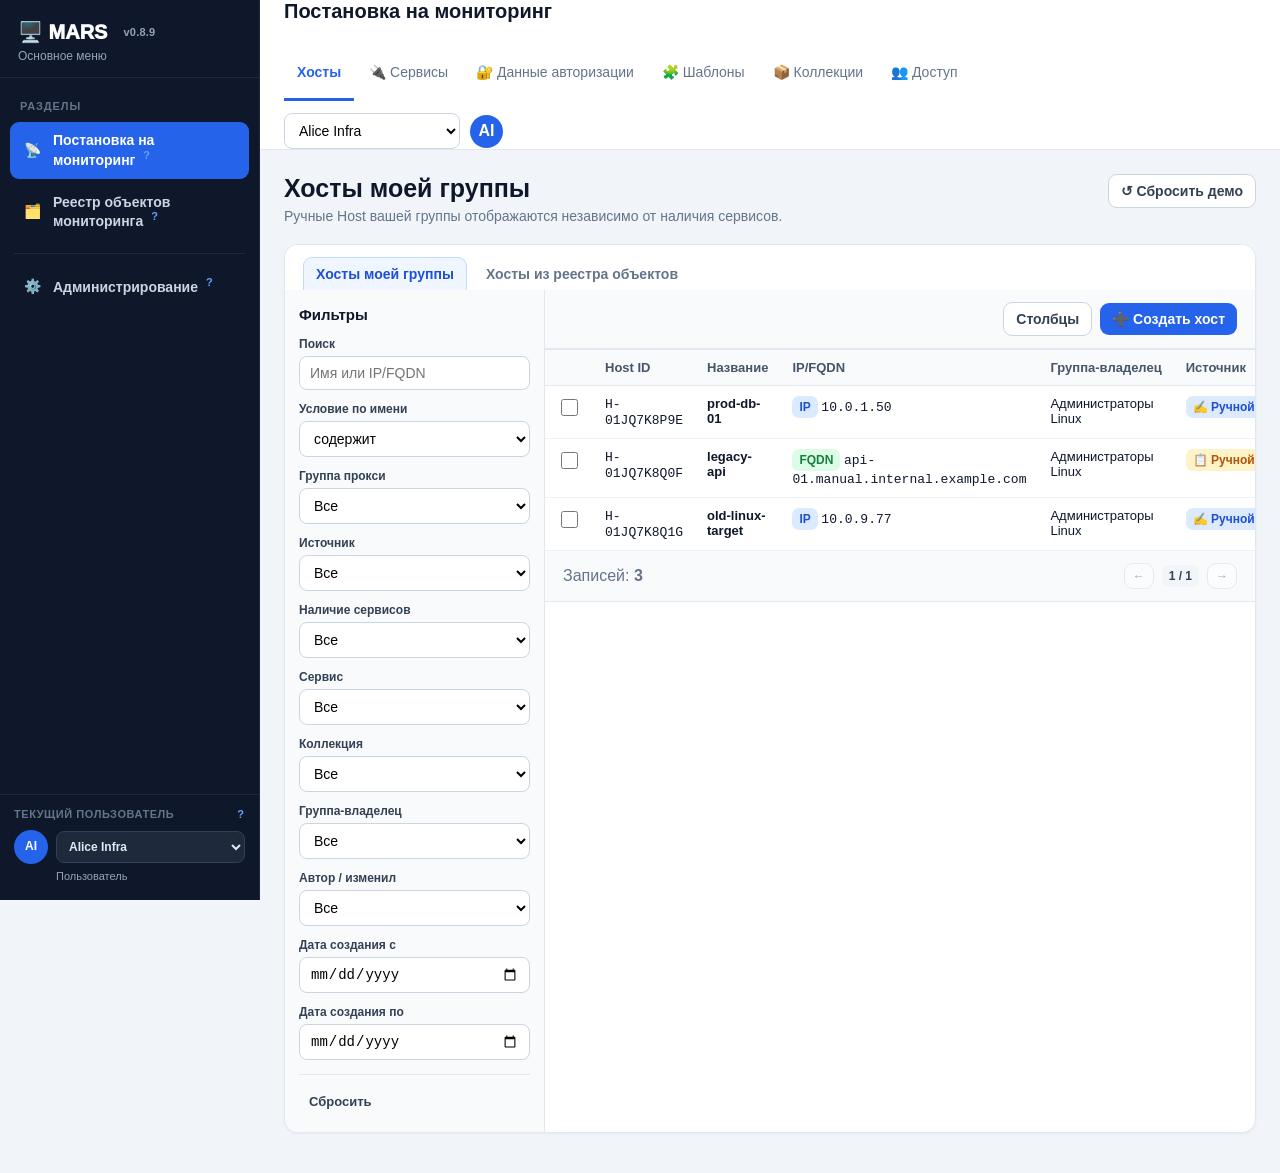
<file: index.html>
<!DOCTYPE html>
<html lang="ru">
<head>
<meta charset="UTF-8" />
<meta name="viewport" content="width=device-width, initial-scale=1.0" />
<title>MARS v0.8.9 — прототип</title>
<style>
:root{--blue:#2563eb;--blue2:#1d4ed8;--blue50:#eff6ff;--bg:#f1f5f9;--card:#fff;--line:#e2e8f0;--text:#0f172a;--muted:#64748b;--green:#15803d;--greenbg:#dcfce7;--amber:#b45309;--amberbg:#fef3c7;--red:#b91c1c;--redbg:#fee2e2;--violet:#6d28d9;--violetbg:#ede9fe;--slate:#334155;--slatebg:#f8fafc}
*{box-sizing:border-box}body{margin:0;font-family:-apple-system,BlinkMacSystemFont,"Segoe UI",Roboto,Arial,sans-serif;background:var(--bg);color:var(--text)}
.product-sidebar{position:fixed;inset:0 auto 0 0;width:260px;background:#0f172a;color:#fff;z-index:60;border-right:1px solid #1e293b;display:flex;flex-direction:column}
.sidebar-head{padding:20px 18px 14px;border-bottom:1px solid #1e293b}.sidebar-brand{font-size:20px;font-weight:950;display:flex;align-items:center;gap:9px}.mars-version{display:inline-flex;align-items:center;padding:3px 7px;border-radius:7px;background:transparent;border:0;color:#94a3b8;font-size:11px;font-weight:800;letter-spacing:.02em;cursor:help}.mars-version:hover{border-color:#60a5fa;color:#fff}.sidebar-context{font-size:12px;color:#94a3b8;margin-top:5px}
.sidebar-menu{padding:14px 10px;display:flex;flex-direction:column;gap:5px;flex:1;overflow:auto}.sidebar-label{padding:8px 10px 5px;color:#64748b;font-size:11px;font-weight:900;text-transform:uppercase;letter-spacing:.08em}
.sidebar-item{width:100%;display:flex;align-items:center;gap:10px;text-align:left;border:0;background:transparent;color:#cbd5e1;border-radius:9px;padding:10px 11px;font-weight:800;line-height:1.25}.sidebar-item:hover{background:#1e293b;color:#fff}.sidebar-item.active{background:var(--blue);color:#fff}.sidebar-item .si-icon{width:22px;text-align:center;flex:0 0 22px}.sidebar-item .si-text{min-width:0;white-space:normal}.sidebar-back{margin-bottom:8px;background:#1e293b;color:#fff;border:1px solid #334155}.sidebar-back:hover{background:#334155}.sidebar-sep{height:1px;background:#1e293b;margin:8px 4px}
.sidebar-foot{padding:12px 14px 16px;border-top:1px solid #1e293b;color:#94a3b8;font-size:12px;line-height:1.4}
.sidebar-user-head{display:flex;align-items:center;justify-content:space-between;gap:8px;margin-bottom:7px}
.sidebar-user-label{font-size:11px;font-weight:850;text-transform:uppercase;letter-spacing:.05em;color:#64748b}
.sidebar-user-control{display:grid;grid-template-columns:34px minmax(0,1fr);gap:8px;align-items:center}
.sidebar-user-avatar{width:34px;height:34px;border-radius:50%;display:grid;place-items:center;background:#2563eb;color:#fff;font-size:12px;font-weight:900}
.sidebar-user-select{width:100%;min-width:0;background:#1e293b;color:#e2e8f0;border:1px solid #334155;border-radius:8px;padding:7px 8px;font-size:12px;font-weight:750}
.sidebar-user-select:focus{border-color:#60a5fa;box-shadow:0 0 0 3px rgba(96,165,250,.14)}
.sidebar-user-role{margin-top:5px;padding-left:42px;color:#94a3b8;font-size:11px}
.app-section{display:none;margin-left:260px;min-height:100vh}.app-section.active{display:block}
nav.app-nav{background:#fff;border-bottom:1px solid var(--line);position:sticky;top:0;z-index:20}.nav{max-width:1440px;margin:auto;padding:0 24px;min-height:64px;display:flex;align-items:center;justify-content:space-between;gap:12px;flex-wrap:wrap}.brand{font-weight:900;font-size:20px;white-space:nowrap}.tabs{display:flex;gap:2px;flex-wrap:wrap}.tab{padding:21px 13px 18px;cursor:pointer;font-size:14px;color:var(--muted);border-bottom:3px solid transparent}.tab.active{color:var(--blue);border-color:var(--blue);font-weight:800}.user{display:flex;align-items:center;gap:10px}.avatar{width:33px;height:33px;background:var(--blue);color:#fff;border-radius:50%;display:grid;place-items:center;font-weight:800}
main{max-width:1440px;margin:auto;padding:24px}.section{display:none}.section.active{display:block}.page-head{display:flex;justify-content:space-between;align-items:flex-start;gap:16px;flex-wrap:wrap;margin-bottom:20px}.title{margin:0;font-size:25px;font-weight:900}.sub{color:var(--muted);font-size:14px;margin-top:5px}.actions{display:flex;gap:8px;align-items:center;flex-wrap:wrap}
.panel{background:#fff;border:1px solid var(--line);border-radius:14px;overflow:hidden;box-shadow:0 1px 3px rgba(15,23,42,.05);margin-bottom:16px}.info{padding:13px 18px;background:var(--blue50);border-bottom:1px solid #bfdbfe;color:#1e40af;font-size:14px;line-height:1.45}.toolbar{padding:12px 18px;background:var(--slatebg);border-bottom:1px solid var(--line);display:flex;align-items:center;justify-content:space-between;gap:12px;flex-wrap:wrap}.content{padding:16px 18px}.stats{display:grid;grid-template-columns:repeat(4,1fr);gap:12px;padding:14px 18px;border-bottom:1px solid var(--line);background:var(--slatebg)}.stat{background:#fff;border:1px solid var(--line);padding:12px;border-radius:11px}.stat label{display:block;color:var(--muted);font-size:12px}.stat b{display:block;font-size:22px;margin-top:4px}
button{border:0;border-radius:9px;padding:8px 12px;background:var(--blue);color:#fff;font-weight:750;cursor:pointer;font-size:14px}button:hover{background:var(--blue2)}button:disabled{opacity:.45;cursor:not-allowed}.outline{background:#fff;color:var(--slate);border:1px solid #cbd5e1}.outline:hover{background:#f8fafc}.ghost{background:transparent;color:var(--slate)}.ghost:hover{background:#f1f5f9}.danger{background:#dc2626}.danger:hover{background:#b91c1c}.success{background:#16a34a}.xs{font-size:12px;padding:5px 8px}.sm{font-size:13px;padding:7px 10px}
input,select,textarea{border:1px solid #cbd5e1;border-radius:8px;padding:8px 10px;font-size:14px;background:#fff;outline:none}input:focus,select:focus,textarea:focus{border-color:var(--blue);box-shadow:0 0 0 3px rgba(37,99,235,.12)}textarea{resize:vertical}.wide{width:100%}.input{width:300px}.mono{font-family:ui-monospace,SFMono-Regular,Menlo,Monaco,Consolas,monospace}.muted{color:var(--muted)}.row{display:grid;grid-template-columns:1fr 1fr;gap:14px}.row3{display:grid;grid-template-columns:repeat(3,1fr);gap:14px}.field{margin-bottom:14px}.field label{display:block;font-weight:800;font-size:13px;color:var(--slate);margin-bottom:6px}.hint{color:var(--muted);font-size:12px;margin-top:5px;line-height:1.4}
.badge{display:inline-flex;gap:4px;align-items:center;padding:4px 7px;border-radius:7px;background:#f1f5f9;color:#334155;font-size:12px;font-weight:750;white-space:nowrap}.b-blue{background:#dbeafe;color:#1d4ed8}.b-green{background:var(--greenbg);color:var(--green)}.b-amber{background:var(--amberbg);color:var(--amber)}.b-red{background:var(--redbg);color:var(--red)}.b-violet{background:var(--violetbg);color:var(--violet)}.pill-row{display:flex;gap:6px;flex-wrap:wrap;align-items:center}.box{padding:13px;border-radius:10px;border:1px solid var(--line);background:#f8fafc;margin:10px 0;line-height:1.45}.blue-box{background:var(--blue50);border-color:#bfdbfe;color:#1e40af}.amber-box{background:#fffbeb;border-color:#fde68a;color:#92400e}.red-box{background:#fef2f2;border-color:#fecaca;color:#b91c1c}.violet-box{background:#faf5ff;border-color:#e9d5ff;color:#6b21a8}
.host-switch,.inner-tabs{display:flex;gap:6px;padding:12px 18px 0;background:#fff;flex-wrap:wrap}.host-switch button,.inner-tabs button{border-radius:9px 9px 0 0;background:transparent;color:var(--muted);border:1px solid transparent;border-bottom:0}.host-switch button.active,.inner-tabs button.active{background:var(--blue50);border-color:#bfdbfe;color:#1d4ed8;font-weight:850}.table-wrap{overflow:auto;max-height:620px;border-top:1px solid var(--line)}table{border-collapse:collapse;width:100%;min-width:1000px;font-size:13px}th{position:sticky;top:0;background:#f8fafc;border-bottom:1px solid var(--line);text-align:left;padding:10px 12px;color:#475569;font-weight:850;white-space:nowrap;z-index:1}td{padding:10px 12px;border-bottom:1px solid #eef2f7;vertical-align:top}tr.data-row{cursor:pointer}tr.data-row:hover{background:#f8fbff}.cell-title{font-weight:850;color:#0f172a}.cell-sub{font-size:12px;color:var(--muted);margin-top:3px}.empty{padding:36px;text-align:center;color:var(--muted)}.table-footer{padding:11px 18px;display:flex;justify-content:space-between;gap:12px;align-items:center;flex-wrap:wrap;background:#f8fafc}.pagination{display:flex;align-items:center;gap:6px}
.card{background:#fff;border:1px solid var(--line);border-radius:11px;padding:13px;margin-bottom:10px;display:flex;gap:12px;justify-content:space-between;align-items:flex-start}.card:hover{border-color:#93c5fd}.card-main{display:flex;gap:12px;align-items:flex-start;min-width:0}.icon{font-size:25px;line-height:1}.card-title{font-size:15px;font-weight:900}.meta{margin-top:4px;color:var(--muted);font-size:13px;line-height:1.45}.modal-wrap{position:fixed;inset:0;background:rgba(15,23,42,.62);display:none;align-items:center;justify-content:center;z-index:90;padding:16px;backdrop-filter:blur(3px)}.modal-wrap.show{display:flex}.modal{width:100%;max-width:940px;max-height:92vh;display:flex;flex-direction:column;background:#fff;border-radius:14px;overflow:hidden;box-shadow:0 24px 70px rgba(0,0,0,.32)}.modal.small{max-width:600px}.modal.proxy-wide{max-width:1280px;width:calc(100vw - 40px)}
.modal-head,.modal-foot{background:#f8fafc;padding:15px 18px;border-bottom:1px solid var(--line);display:flex;align-items:center;justify-content:space-between;gap:12px}.modal-foot{border-top:1px solid var(--line);border-bottom:0}.modal-title{font-size:18px;font-weight:900}.modal-sub{font-size:13px;color:var(--muted);margin-top:3px}.modal-body{padding:18px;overflow:auto}.toast{position:fixed;right:18px;bottom:18px;background:#0f172a;color:#fff;padding:12px 16px;border-radius:10px;z-index:110;opacity:0;transform:translateY(50px);transition:.22s}.toast.show{opacity:1;transform:none}.checkbox{width:17px;height:17px;accent-color:var(--blue)}.service-picker{max-height:300px;overflow:auto}.separator{height:1px;background:var(--line);margin:14px 0}
.rule-flow{display:grid;grid-template-columns:1fr 120px 1fr;gap:14px;align-items:end}.rule-preview{margin-top:14px;padding:16px;border:1px dashed #bfdbfe;border-radius:11px;background:var(--blue50);text-align:center}.rule-preview-line{display:flex;align-items:center;justify-content:center;gap:10px;flex-wrap:wrap;font-weight:850}.rule-node{background:#fff;border:1px solid #bfdbfe;border-radius:9px;padding:8px 11px;color:#1e3a8a}.rule-arrow{color:var(--blue);font-weight:900}.rule-code{margin-top:8px;color:#475569;font-family:ui-monospace,SFMono-Regular,Menlo,Monaco,Consolas,monospace;font-size:12px}.grid3cards{display:grid;grid-template-columns:repeat(3,1fr);gap:12px}

/* UX реестра объектов мониторинга — не влияет на механику постановки на мониторинг */
.registry-filters{display:flex;gap:8px;align-items:center;flex-wrap:wrap}.registry-filters select{min-width:150px}.registry-object-name{font-size:14px;font-weight:900}.registry-object-sub{font-size:12px;color:var(--muted);margin-top:3px}.registry-card-tabs{display:flex;gap:6px;flex-wrap:wrap;margin-bottom:14px;border-bottom:1px solid var(--line)}.registry-card-tabs button{background:transparent;color:var(--muted);border-radius:0;padding:9px 11px;border-bottom:3px solid transparent}.registry-card-tabs button:hover{background:#f8fafc}.registry-card-tabs button.active{color:var(--blue);border-bottom-color:var(--blue);font-weight:850;background:transparent}.registry-summary{display:grid;grid-template-columns:repeat(3,1fr);gap:12px}.registry-summary .box{margin:0}.registry-relation{cursor:pointer}.registry-relation:hover{border-color:#60a5fa;background:#f8fbff}.registry-source-row{display:grid;grid-template-columns:180px 1fr;gap:12px;padding:10px 0;border-bottom:1px solid #eef2f7}.registry-source-row:last-child{border-bottom:0}.registry-attr-actions{display:flex;gap:6px;justify-content:flex-end;flex-wrap:wrap}.admin-object-toolbar{display:flex;gap:8px;justify-content:space-between;align-items:center;flex-wrap:wrap}.admin-object-list{max-height:560px;overflow:auto}.effective-main{font-weight:900}.effective-note{font-size:12px;color:var(--muted);margin-top:3px}.override-value{display:inline-flex;gap:6px;align-items:center}.readonly-note{padding:10px 12px;border-radius:9px;background:#f8fafc;color:#475569;font-size:12px;border:1px solid var(--line)}
.help-tip{
 display:inline;
 border:0;
 background:transparent;
 color:#60a5fa;
 font-size:11px;
 font-weight:900;
 line-height:1;
 cursor:help;
 vertical-align:super;
 margin-left:3px;
 padding:0 1px;
 opacity:1;
 text-decoration:none;
 box-shadow:none;
}
.help-tip::before{content:'?'}
.help-tip:hover,.help-tip:focus{
 color:#2563eb;
 opacity:1;
 background:transparent;
 outline:none;
 text-decoration:underline;
 text-decoration-style:dotted;
 text-underline-offset:2px;
}
.help-inline{display:inline-flex;align-items:center;gap:3px}
.help-popover{position:fixed;display:none;z-index:500;width:min(440px,calc(100vw - 28px));max-height:min(620px,calc(100vh - 28px));overflow:auto;background:#fff;border:1px solid #cbd5e1;border-radius:10px;box-shadow:0 14px 40px rgba(15,23,42,.18);padding:0}
.help-popover.show{display:block}
.help-popover-head{padding:13px 15px 10px;border-bottom:1px solid var(--line);background:#f8fafc;display:flex;align-items:flex-start;justify-content:space-between;gap:12px}
.help-popover-title{font-weight:900;font-size:14px;color:#0f172a}
.help-popover-version{font-size:11px;color:#64748b;margin-top:3px}
.help-popover-close{border:0;background:transparent;color:#64748b;padding:2px 5px;font-size:16px;cursor:pointer}
.help-popover-body{padding:13px 15px;font-size:13px;line-height:1.48;color:#334155}
.help-popover-body p{margin:0 0 10px}
.help-popover-body ul{margin:7px 0 0;padding-left:19px}
.help-popover-body li{margin:5px 0}
.help-rule{margin-top:10px;padding:9px 10px;border-radius:8px;background:#eff6ff;border:1px solid #bfdbfe;color:#1e40af}
.persistence-indicator{display:inline-flex;align-items:center;gap:6px;font-size:12px;color:#64748b;padding:5px 8px;border-radius:7px;background:#f8fafc;border:1px solid var(--line)}


/* v0.8.6 — refinement групп прокси + переиспользуемые данные авторизации */
.filter-layout{display:grid;grid-template-columns:260px minmax(0,1fr);align-items:start;min-height:420px}
.filter-sidebar{border-right:1px solid var(--line);background:#f8fafc;padding:16px 14px;min-height:100%;position:sticky;top:0}
.filter-sidebar-head{display:flex;align-items:center;justify-content:space-between;gap:8px;margin-bottom:14px}
.filter-sidebar-title{font-size:15px;font-weight:900;color:#0f172a}
.filter-sidebar .field{margin-bottom:12px}.filter-sidebar .field:last-child{margin-bottom:0}
.filter-sidebar .field label{font-size:12px;margin-bottom:5px}
.filter-sidebar input,.filter-sidebar select{width:100%;min-width:0}
.filter-sidebar-actions{display:flex;gap:8px;flex-wrap:wrap;margin-top:14px;padding-top:12px;border-top:1px solid var(--line)}
.filter-main{min-width:0;background:#fff}
.filter-main>.toolbar:first-child{border-top:0}
.filter-active-count{font-size:11px;font-weight:850;color:#1d4ed8;background:#dbeafe;border-radius:999px;padding:3px 7px}
@media(max-width:1100px){.filter-layout{grid-template-columns:220px minmax(0,1fr)}}
@media(max-width:900px){.filter-layout{grid-template-columns:1fr}.filter-sidebar{position:static;border-right:0;border-bottom:1px solid var(--line)}.filter-sidebar-fields{display:grid;grid-template-columns:1fr 1fr;gap:10px}.filter-sidebar .field{margin-bottom:0}}
@media(max-width:620px){.filter-sidebar-fields{grid-template-columns:1fr}}

@media(max-width:900px){.registry-summary{grid-template-columns:1fr}.registry-source-row{grid-template-columns:1fr}}

@media(max-width:900px){
 .product-sidebar{position:static;width:100%;min-height:auto;border-right:0;border-bottom:1px solid #1e293b}
 .sidebar-head{padding:12px 14px 8px}.sidebar-menu{padding:8px;display:grid;grid-template-columns:1fr;gap:4px}.sidebar-foot{display:block;padding:9px 12px 11px}
 .app-section{margin-left:0}.sidebar-label{display:none}
 main{padding:14px}.row,.row3,.stats,.rule-flow,.grid3cards{grid-template-columns:1fr}.input{width:100%}.nav{padding:0 14px}.tab{padding:10px}.page-head{gap:10px}
}

.proxy-group-editor{display:grid;grid-template-columns:minmax(340px,460px) minmax(420px,1fr);gap:24px;align-items:start}
.proxy-group-editor .side-title{font-size:14px;font-weight:700;margin:0 0 10px;color:var(--text)}
.proxy-group-editor .left-col{padding-right:6px}
.proxy-group-editor .right-col{display:flex;flex-direction:column;gap:12px}
.proxy-group-empty{min-height:420px;border:1px dashed var(--line);border-radius:18px;background:rgba(255,255,255,.02);display:flex;align-items:center;justify-content:center;text-align:center;padding:24px}
.proxy-group-empty .empty-illustration{display:flex;flex-direction:column;align-items:center;gap:18px;max-width:320px}
.proxy-group-empty .ghost-cat{font-size:84px;opacity:.22;line-height:1}
.proxy-group-empty .empty-title{font-weight:700;font-size:18px}
.proxy-group-actions{display:flex;justify-content:space-between;align-items:center;gap:12px;flex-wrap:wrap}
.proxy-group-list{display:flex;flex-direction:column;gap:12px;max-height:520px;overflow:auto;padding-right:4px}
.proxy-group-card{border:1px solid var(--line);border-radius:16px;padding:14px;background:rgba(255,255,255,.02);display:flex;justify-content:space-between;gap:16px;align-items:flex-start}
.proxy-group-card .meta{margin-top:4px}
.proxy-group-card .actions{display:flex;gap:8px;flex-wrap:wrap;justify-content:flex-end}
@media (max-width: 1180px){.proxy-group-editor{grid-template-columns:1fr}.proxy-group-empty{min-height:280px}}


/* v0.8.6 — expandable proxy-group rows + kebab action menu */
.proxy-row-toggle{width:28px;text-align:center;color:var(--muted);font-size:14px}
.proxy-row-expanded{background:rgba(255,255,255,.018)}
.proxy-detail-row td{padding:0!important;border-top:0!important}
.proxy-detail-strip{display:flex;gap:34px;align-items:center;flex-wrap:wrap;padding:13px 42px 15px;border-top:1px solid rgba(148,163,184,.10);background:rgba(255,255,255,.018)}
.proxy-detail-item{display:flex;gap:9px;align-items:baseline;min-width:170px}
.proxy-detail-item .k{font-size:12px;color:var(--muted)}
.proxy-detail-item .v{font-size:13px;font-weight:600}
.proxy-mode-active{display:inline-flex;align-items:center;padding:3px 9px;border-radius:999px;background:rgba(239,68,68,.13);color:#ef8b80;font-weight:700;font-size:12px}
.proxy-mode-passive{display:inline-flex;align-items:center;padding:3px 9px;border-radius:999px;background:rgba(245,158,11,.14);color:#d6a21f;font-weight:700;font-size:12px}
.proxy-count-pill{display:inline-flex;align-items:center;gap:6px;padding:4px 9px;border:1px solid var(--line);border-radius:7px;font-size:12px;white-space:nowrap}
.proxy-kebab-cell{position:relative;width:44px;text-align:right;overflow:visible!important}
.proxy-kebab{width:30px;height:30px;padding:0!important;border:0!important;background:transparent!important;font-size:21px;line-height:1;color:var(--muted)!important}
.proxy-kebab:hover{background:rgba(148,163,184,.12)!important;color:var(--text)!important}
.proxy-action-menu{position:absolute;right:10px;top:35px;z-index:90;width:158px;padding:7px;border:1px solid var(--line);border-radius:11px;background:var(--panel);box-shadow:0 14px 36px rgba(0,0,0,.28);text-align:left}
.proxy-action-menu button{display:flex;width:100%;justify-content:flex-start;border:0!important;background:transparent!important;padding:9px 10px!important;border-radius:7px;color:var(--text)!important}
.proxy-action-menu button:hover{background:rgba(148,163,184,.12)!important}
.proxy-action-menu button.danger{color:#ef6b73!important}
.proxy-action-menu button:disabled{opacity:.42;cursor:not-allowed}


.registry-attr-compact{display:flex;flex-wrap:wrap;align-items:center;gap:5px;min-width:260px;max-width:620px}.registry-attr-compact .badge{max-width:220px;white-space:nowrap;overflow:hidden;text-overflow:ellipsis}.registry-attribute-filter{display:flex;gap:8px;align-items:center;flex-wrap:wrap;margin-top:10px}.registry-attribute-filter .input{min-width:220px}.registry-relation-group{border-top:1px solid var(--line);padding-top:8px;margin-top:12px}.registry-relation-group:first-of-type{border-top:0}.linkish{background:none!important;border:0!important;padding:0!important;color:var(--blue)!important;cursor:pointer!important;min-height:auto!important}
</style>
</head>
<body>
<aside id="product-sidebar" class="product-sidebar">
  <div class="sidebar-head">
    <div class="sidebar-brand">🖥️ MARS <span class="mars-version" onclick="showPrototypeHelp(event,\'prototype.version\')" title="Версия макета">v0.8.9</span></div>
    <div id="sidebar-context" class="sidebar-context">Основное меню</div>
  </div>
  <div id="sidebar-menu" class="sidebar-menu"></div>
  <div id="sidebar-foot" class="sidebar-foot"></div>
</aside>

<!-- 1. Постановка на мониторинг. Механика из исходного макета сохранена отдельным state/набором функций. -->
<div id="product-monitoring" class="app-section active">
<nav class="app-nav"><div class="nav"><div style="display:flex;align-items:center;gap:20px;flex-wrap:wrap"><div class="brand">Постановка на мониторинг</div><div class="tabs"><div id="nav-hosts" class="tab active" onclick="switchSection('hosts')">Хосты</div><div id="nav-services" class="tab" onclick="switchSection('services')">🔌 Сервисы</div><div id="nav-authdata" class="tab" onclick="switchSection('authdata')">🔐 Данные авторизации</div><div id="nav-templates" class="tab" onclick="switchSection('templates')">🧩 Шаблоны</div><div id="nav-collections" class="tab" onclick="switchSection('collections')">📦 Коллекции</div><div id="nav-access" class="tab" onclick="switchSection('access')">👥 Доступ</div></div></div><div class="user"><select id="current-user" onchange="switchUser(this.value)"></select><div id="avatar" class="avatar">AI</div></div></div></nav>
<main><section id="section-hosts" class="section active"></section><section id="section-services" class="section"></section><section id="section-templates" class="section"></section><section id="section-collections" class="section"></section><section id="section-authdata" class="section"></section><section id="section-access" class="section"></section></main>
</div>

<!-- 2. Реестр объектов мониторинга -->
<div id="product-registry" class="app-section"><main id="registry-main"></main></div>
<!-- 3. Администрирование -->
<div id="product-admin" class="app-section"><main id="admin-main"></main></div>

<div id="modal-wrap" class="modal-wrap"><div id="modal" class="modal"><div class="modal-head"><div><div id="modal-title" class="modal-title"></div><div id="modal-sub" class="modal-sub"></div></div><button class="ghost" onclick="closeModal()">✕</button></div><div id="modal-body" class="modal-body"></div><div id="modal-foot" class="modal-foot"></div></div></div>
<div id="toast" class="toast"></div>
<div id="prototype-help-popover" class="help-popover" role="dialog" aria-live="polite">
  <div class="help-popover-head">
    <div><div id="prototype-help-title" class="help-popover-title"></div><div id="prototype-help-version" class="help-popover-version"></div></div>
    <button class="help-popover-close" onclick="hidePrototypeHelp()" aria-label="Закрыть">✕</button>
  </div>
  <div id="prototype-help-body" class="help-popover-body"></div>
</div>
<script>
const STORE_KEY='mars-ui-nonunique-hosts-v3';
let state=demoState();
let activeSection='hosts',hostView='connected',showHostsWithoutServices=false;
let selectedHostIds=new Set(),attachServiceIds=new Set(),attachHostId=null,bulkAttachServiceIds=new Set(),collectionServicePickerIds=new Set();
let hostDraft={mode:'manual',catalogId:'',selectedServiceIds:[],editingId:null,ownerGroupId:'',cloneFromId:null};
let collectionDraft={id:null,name:'',description:'',ownerGroupId:'',serviceIds:[],originalServiceIds:[]};
let proxyGroupDraft=null;
const $=id=>document.getElementById(id);const esc=v=>String(v??'').replace(/[&<>\"]/g,c=>({'&':'&amp;','<':'&lt;','>':'&gt;','"':'&quot;'}[c]));const q=v=>"'"+String(v).replace(/\\/g,'\\\\').replace(/'/g,"\\'")+"'";const uid=p=>p+'-'+Math.random().toString(36).slice(2,8)+Date.now().toString(36).slice(-4);const now=()=>new Date().toLocaleString('ru-RU',{year:'numeric',month:'2-digit',day:'2-digit',hour:'2-digit',minute:'2-digit'});
function toast(msg){const e=$('toast');e.textContent=msg;e.classList.add('show');setTimeout(()=>e.classList.remove('show'),2400)}
function openModal(title,sub,body,foot,small=false){$('modal-title').textContent=title;$('modal-sub').textContent=sub||'';$('modal-body').innerHTML=body;$('modal-foot').innerHTML=foot||'<button onclick="closeModal()">Закрыть</button>';$('modal').classList.remove('proxy-wide');$('modal').classList.toggle('small',small);$('modal-wrap').classList.add('show')}
function closeModal(){$('modal-wrap').classList.remove('show');$('modal').classList.remove('small')}
function confirmModal(title,msg,action,args=''){openModal(title,'Подтвердите действие',`<div class="box red-box">${msg}</div>`,`<button class="outline" onclick="closeModal()">Отмена</button><button class="danger" onclick="${action}(${args});closeModal()">Удалить</button>`,true)}
function demoState(){return {currentUserId:'u-alice',users:[{id:'u-admin',name:'MARS Admin',initials:'MA',isAdmin:true,groups:['g-linux','g-postgres','g-app'],permissions:{'g-linux':['monitoring.manage'],'g-postgres':['monitoring.manage'],'g-app':['monitoring.manage']}},{id:'u-alice',name:'Alice Infra',initials:'AI',isAdmin:false,groups:['g-linux'],permissions:{'g-linux':['monitoring.manage']}},{id:'u-dmitry',name:'Dmitry Infra',initials:'DI',isAdmin:false,groups:['g-linux'],permissions:{'g-linux':['monitoring.manage']}},{id:'u-bob',name:'Bob DB',initials:'BD',isAdmin:false,groups:['g-postgres'],permissions:{'g-postgres':['monitoring.manage']}},{id:'u-eve',name:'Eve ReadOnly',initials:'ER',isAdmin:false,groups:['g-app'],permissions:{}}],groups:[{id:'g-linux',name:'Администраторы Linux'},{id:'g-postgres',name:'Администраторы PostgreSQL'},{id:'g-app',name:'Администраторы приложений'}],proxyGroups:[{id:'prod-dmz',name:'Production DMZ'},{id:'analytics',name:'Analytics'},{id:'k8s',name:'K8s Cluster'}],catalogSources:[{id:'cmdb-main',name:'CMDB Main'}],catalogHosts:[{sourceId:'cmdb-main',externalId:'srv-1001',name:'web-prod-01',addressType:'ip',address:'10.0.1.50',proxyGroup:'prod-dmz',environment:'prod',os:'Ubuntu 22.04'},{sourceId:'cmdb-main',externalId:'srv-1002',name:'db-analytics',addressType:'fqdn',address:'db-analytics.internal.example.com',proxyGroup:'analytics',environment:'prod',os:'PostgreSQL Appliance'},{sourceId:'cmdb-main',externalId:'srv-1003',name:'cache-01',addressType:'ip',address:'192.168.1.10',proxyGroup:'k8s',environment:'stage',os:'Debian 12'},{sourceId:'cmdb-main',externalId:'srv-1004',name:'app-k8s-node-07',addressType:'fqdn',address:'node-07.k8s.internal.example.com',proxyGroup:'k8s',environment:'prod',os:'Talos Linux'}],hosts:[{id:'H-01JQ7K8P4F',name:'db-analytics',addressType:'fqdn',address:'db-analytics.internal.example.com',proxyGroup:'analytics',status:'UP',sourceType:'catalog',createdBy:'u-admin',createdAt:'30.06.2026, 10:10',catalogBinding:{sourceId:'cmdb-main',externalId:'srv-1002',lastSyncAt:'30.06.2026, 10:10',syncStatus:'synced'},prefilledFromCatalog:null,collectionLinks:[{collectionId:'col-data',attachedByGroupId:'g-postgres',attachedByUserId:'u-bob',attachedAt:'30.06.2026, 10:25'}],attachments:[{id:'att-1',serviceId:'svc-pg',attachedByGroupId:'g-postgres',attachedByUserId:'u-bob',attachedAt:'30.06.2026, 10:20',portOverride:null,direct:true,collectionIds:['col-data']},{id:'att-1r',serviceId:'svc-redis',attachedByGroupId:'g-postgres',attachedByUserId:'u-bob',attachedAt:'30.06.2026, 10:25',portOverride:null,direct:false,collectionIds:['col-data']}]},{id:'H-01JQ7K8P5A',name:'web-prod-01',addressType:'ip',address:'10.0.1.50',proxyGroup:'prod-dmz',status:'UP',sourceType:'catalog',createdBy:'u-admin',createdAt:'30.06.2026, 10:10',catalogBinding:{sourceId:'cmdb-main',externalId:'srv-1001',lastSyncAt:'30.06.2026, 10:10',syncStatus:'synced'},prefilledFromCatalog:null,collectionLinks:[{collectionId:'col-web',attachedByGroupId:'g-linux',attachedByUserId:'u-alice',attachedAt:'30.06.2026, 10:24'}],attachments:[{id:'att-2',serviceId:'svc-nginx',attachedByGroupId:'g-linux',attachedByUserId:'u-alice',attachedAt:'30.06.2026, 10:22',portOverride:null,direct:true,collectionIds:['col-web']},{id:'att-2n',serviceId:'svc-node',attachedByGroupId:'g-linux',attachedByUserId:'u-alice',attachedAt:'30.06.2026, 10:24',portOverride:null,direct:false,collectionIds:['col-web']}]},{id:'H-01JQ7K8P6B',name:'cache-01',addressType:'ip',address:'192.168.1.10',proxyGroup:'k8s',status:'UP',sourceType:'catalog',createdBy:'u-admin',createdAt:'30.06.2026, 10:10',catalogBinding:{sourceId:'cmdb-main',externalId:'srv-1003',lastSyncAt:'30.06.2026, 10:10',syncStatus:'synced'},prefilledFromCatalog:null,collectionLinks:[],attachments:[]},{id:'H-01JQ7K8P7C',name:'app-k8s-node-07',addressType:'fqdn',address:'node-07.k8s.internal.example.com',proxyGroup:'k8s',status:'WARN',sourceType:'catalog',createdBy:'u-admin',createdAt:'30.06.2026, 10:10',catalogBinding:{sourceId:'cmdb-main',externalId:'srv-1004',lastSyncAt:'30.06.2026, 10:10',syncStatus:'synced'},prefilledFromCatalog:null,collectionLinks:[],attachments:[]},{id:'H-01JQ7K8P8D',name:'prod-db-01',addressType:'ip',address:'10.0.1.50',proxyGroup:'prod-dmz',status:'UP',sourceType:'manual',ownerGroupId:'g-postgres',createdBy:'u-bob',createdAt:'30.06.2026, 11:05',catalogBinding:null,prefilledFromCatalog:null,collectionLinks:[],attachments:[{id:'att-3',serviceId:'svc-pg',attachedByGroupId:'g-postgres',attachedByUserId:'u-bob',attachedAt:'30.06.2026, 11:05',portOverride:5433,direct:true,collectionIds:[]},{id:'att-3b',serviceId:'svc-node',attachedByGroupId:'g-linux',attachedByUserId:'u-alice',attachedAt:'30.06.2026, 11:12',portOverride:null,direct:true,collectionIds:[]}]},{id:'H-01JQ7K8P9E',name:'prod-db-01',addressType:'ip',address:'10.0.1.50',proxyGroup:'prod-dmz',status:'UP',sourceType:'manual',ownerGroupId:'g-linux',createdBy:'u-alice',createdAt:'30.06.2026, 11:15',catalogBinding:null,prefilledFromCatalog:null,collectionLinks:[],attachments:[{id:'att-4',serviceId:'svc-node',attachedByGroupId:'g-linux',attachedByUserId:'u-alice',attachedAt:'30.06.2026, 11:15',portOverride:null,direct:true,collectionIds:[]}]},{id:'H-01JQ7K8Q0F',name:'legacy-api',addressType:'fqdn',address:'api-01.manual.internal.example.com',proxyGroup:'prod-dmz',status:'WARN',sourceType:'manual-prefill',ownerGroupId:'g-linux',createdBy:'u-alice',createdAt:'30.06.2026, 11:25',catalogBinding:null,prefilledFromCatalog:{sourceId:'cmdb-main',externalId:'srv-1001',copiedAt:'30.06.2026, 11:25'},collectionLinks:[],attachments:[{id:'att-5',serviceId:'svc-nginx',attachedByGroupId:'g-linux',attachedByUserId:'u-alice',attachedAt:'30.06.2026, 11:25',portOverride:8443,direct:true,collectionIds:[]}]},{id:'H-01JQ7K8Q1G',name:'old-linux-target',addressType:'ip',address:'10.0.9.77',proxyGroup:'prod-dmz',status:'UP',sourceType:'manual',ownerGroupId:'g-linux',createdBy:'u-alice',createdAt:'25.06.2026, 15:10',catalogBinding:null,prefilledFromCatalog:null,collectionLinks:[],attachments:[{id:'att-6',serviceId:'svc-pg',attachedByGroupId:'g-postgres',attachedByUserId:'u-bob',attachedAt:'27.06.2026, 12:00',portOverride:null,direct:true,collectionIds:[]}]}],services:[{id:'svc-pg',name:'PostgreSQL',type:'SQL',icon:'🐘',defaultPort:5432,metrics:'/metrics',ownerGroupId:'g-postgres',authMode:'basic',protocol:'http',createdBy:'u-bob'},{id:'svc-nginx',name:'Nginx HTTPS',type:'ExporterScrape',icon:'🌐',defaultPort:443,metrics:'/nginx_metrics',ownerGroupId:'g-linux',authMode:'none',protocol:'https',createdBy:'u-alice'},{id:'svc-node',name:'Node Exporter',type:'ExporterScrape',icon:'🖥️',defaultPort:9100,metrics:'/metrics',ownerGroupId:'g-linux',authMode:'none',protocol:'http',createdBy:'u-alice'},{id:'svc-redis',name:'Redis Cache',type:'ExporterScrape',icon:'🔴',defaultPort:6379,metrics:'/metrics',ownerGroupId:'g-postgres',authMode:'bearer',protocol:'http',createdBy:'u-bob'}],templates:[{id:'tpl-nginx',name:'Шаблон «Nginx Standard»',type:'ExporterScrape',icon:'🌐',defaultPort:80,metrics:'/metrics',protocol:'http',ownerGroupId:'g-linux',createdBy:'u-alice'},{id:'tpl-pg',name:'Шаблон «PostgreSQL Advanced»',type:'SQL',icon:'🐘',defaultPort:5432,metrics:'/metrics',protocol:'http',ownerGroupId:'g-postgres',createdBy:'u-bob'}],collections:[{id:'col-web',name:'Linux Standard',description:'Базовый набор для Linux-хостов',ownerGroupId:'g-linux',createdBy:'u-alice',serviceIds:['svc-nginx','svc-node']},{id:'col-data',name:'PostgreSQL Standard',description:'Набор сервисов для PostgreSQL-хостов',ownerGroupId:'g-postgres',createdBy:'u-bob',serviceIds:['svc-pg','svc-redis']}]}}
function normalizeState(s){const d=demoState(),n={...d,...s};n.users=n.users||d.users;n.groups=n.groups||d.groups;n.proxyGroups=n.proxyGroups||d.proxyGroups;n.catalogHosts=n.catalogHosts||d.catalogHosts;n.catalogSources=n.catalogSources||d.catalogSources;n.services=n.services||d.services;n.templates=n.templates||d.templates;n.collections=(n.collections||d.collections).map(c=>({...c,serviceIds:(c.serviceIds||[]).filter(id=>n.services.some(s=>s.id===id))}));n.hosts=(n.hosts||d.hosts).map(h=>({...h,collectionLinks:h.collectionLinks||[],attachments:(h.attachments||[]).map(a=>({...a,direct:a.direct===undefined?true:!!a.direct,collectionIds:a.collectionIds||[]}))}));if(!n.users.some(u=>u.id===n.currentUserId))n.currentUserId=n.users[0].id;return reconcileCollections(n)}
function reconcileCollections(n){n.hosts.forEach(h=>{const linked=new Set((h.collectionLinks||[]).map(l=>l.collectionId));h.attachments=(h.attachments||[]).map(a=>({...a,collectionIds:(a.collectionIds||[]).filter(cid=>linked.has(cid)&&n.collections.some(c=>c.id===cid))}));(h.collectionLinks||[]).forEach(link=>{const c=n.collections.find(x=>x.id===link.collectionId);if(!c)return;c.serviceIds.forEach(sid=>{let a=h.attachments.find(x=>x.serviceId===sid&&x.attachedByGroupId===c.ownerGroupId);if(a){if(!a.collectionIds.includes(c.id))a.collectionIds.push(c.id)}else h.attachments.push({id:uid('att'),serviceId:sid,attachedByGroupId:c.ownerGroupId,attachedByUserId:link.attachedByUserId,attachedAt:link.attachedAt||now(),portOverride:null,direct:false,collectionIds:[c.id]})})});h.attachments=h.attachments.filter(a=>a.direct||(a.collectionIds||[]).length)});return n}
function loadState(){try{state=localStorage.getItem(STORE_KEY)?normalizeState(JSON.parse(localStorage.getItem(STORE_KEY))):demoState()}catch(e){state=demoState()}saveState()}function saveState(){localStorage.setItem(STORE_KEY,JSON.stringify(state))}function resetDemo(){localStorage.removeItem(STORE_KEY);state=normalizeState(demoState());selectedHostIds.clear();showHostsWithoutServices=false;saveState();renderAll();toast('Демо-данные сброшены')}
function currentUser(){return state.users.find(u=>u.id===state.currentUserId)||state.users[0]}function userById(id){return state.users.find(u=>u.id===id)}function groupById(id){return state.groups.find(g=>g.id===id)}function serviceById(id){return state.services.find(s=>s.id===id)}function templateById(id){return state.templates.find(t=>t.id===id)}function collectionById(id){return state.collections.find(c=>c.id===id)}function isAdmin(){return !!currentUser().isAdmin}function userGroupIds(){return new Set(currentUser().groups||[])}function hasMonitoringPermission(gid){return isAdmin()||!!currentUser().permissions?.[gid]?.includes('monitoring.manage')}function canManageService(s){return !!s&&hasMonitoringPermission(s.ownerGroupId)}function canManageTemplate(t){return !!t&&hasMonitoringPermission(t.ownerGroupId)}function canManageCollection(c){return !!c&&hasMonitoringPermission(c.ownerGroupId)}function visibleCollections(){return isAdmin()?state.collections:state.collections.filter(c=>userGroupIds().has(c.ownerGroupId))}function canAttachService(s){return canManageService(s)}function canDetach(a){return !!a&&hasMonitoringPermission(a.attachedByGroupId)}function isManualHost(h){return !!h&&h.sourceType!=='catalog'}function isCreatorGroupUser(h){return !!h?.ownerGroupId&&(isAdmin()||(userGroupIds().has(h.ownerGroupId)&&hasMonitoringPermission(h.ownerGroupId)))}function canEditHost(h){return !!h&&isManualHost(h)&&(isAdmin()||isCreatorGroupUser(h))}function canCloneHost(h){return canEditHost(h)}function canDeleteHost(h){return !!h&&(isAdmin()||(isManualHost(h)&&isCreatorGroupUser(h)&&h.attachments.length===0))}function hostDeleteReason(h){if(!h)return'Хост не найден';if(isAdmin())return'';if(!isManualHost(h))return'Хосты из справочника обычный пользователь удалить не может.';if(!isCreatorGroupUser(h))return'Удалить ручной хост могут создатель и его одногрупники с permission «Постановка на мониторинг».';if(h.attachments.length)return`Сначала отсоедините все сервисы. На хосте осталось подключений: ${h.attachments.length}.`;return''}
function sourceLabel(h){return h.sourceType==='catalog'?'Справочник':h.sourceType==='manual-prefill'?'Ручной · prefill':'Ручной'}function sourceBadge(h){return h.sourceType==='catalog'?'<span class="badge b-violet">📚 Справочник</span>':h.sourceType==='manual-prefill'?'<span class="badge b-amber">📋 Ручной · prefill</span>':'<span class="badge b-blue">✍️ Ручной</span>'}function addressBadge(h){return h.addressType==='fqdn'?'<span class="badge b-green">FQDN</span>':'<span class="badge b-blue">IP</span>'}function proxyName(id){return state.proxyGroups.find(x=>x.id===id)?.name||id}function findAttachment(h,sid,gid){return(h.attachments||[]).find(a=>a.serviceId===sid&&a.attachedByGroupId===gid)}function hasDirectService(h,sid,gid){return !!findAttachment(h,sid,gid)?.direct}function ownAttachments(h){return(h.attachments||[]).filter(a=>isAdmin()||userGroupIds().has(a.attachedByGroupId))}function isOwnedForUser(h){return isManualHost(h)&&h.ownerGroupId&&(isAdmin()||userGroupIds().has(h.ownerGroupId))}function visibleHostCollections(h){return(h.collectionLinks||[]).filter(l=>isAdmin()||userGroupIds().has(l.attachedByGroupId)).map(l=>collectionById(l.collectionId)).filter(Boolean)}
function switchSection(sec){activeSection=sec;document.querySelectorAll('#product-monitoring .section').forEach(s=>s.classList.remove('active'));document.querySelectorAll('#product-monitoring .tab').forEach(s=>s.classList.remove('active'));$('section-'+sec).classList.add('active');$('nav-'+sec).classList.add('active');renderAll()}function switchUser(id){state.currentUserId=id;selectedHostIds.clear();saveState();renderAll();renderRegistry();renderAdmin();renderProductSidebar()}function renderAll(){renderUserSwitcher();renderHosts();renderServices();renderTemplates();renderCollections();renderAuthorizationDataV084();renderAccess()}function renderUserSwitcher(){$('current-user').innerHTML=state.users.map(u=>`<option value="${esc(u.id)}" ${u.id===state.currentUserId?'selected':''}>${esc(u.name)}${u.isAdmin?' · admin':''}</option>`).join('');$('avatar').textContent=currentUser().initials||'U'}function page(sec,title,sub,actions,body){$('section-'+sec).innerHTML=`<div class="page-head"><div><h1 class="title">${title}</h1><div class="sub">${sub||''}</div></div><div class="actions">${actions||''}</div></div>${body}`}
function connectedHosts(){return state.hosts.filter(h=>ownAttachments(h).length||(isOwnedForUser(h)&&h.attachments.length)||(showHostsWithoutServices&&isOwnedForUser(h)&&!h.attachments.length))}function catalogHosts(){return state.hosts.filter(h=>h.sourceType==='catalog')}
function renderHosts(){const arr=hostView==='catalog'?catalogHosts():connectedHosts();const without=state.hosts.filter(h=>isOwnedForUser(h)&&!h.attachments.length).length;const canCreate=isAdmin()||[...userGroupIds()].some(hasMonitoringPermission);page('hosts',hostView==='catalog'?'Хосты из справочника':'Подключённые хосты',hostView==='catalog'?'Синхронизируемые хосты внешнего справочника.':'Хосты с мониторингом ваших групп и ручные Host вашей группы.',`<button class="outline" onclick="resetDemo()">↺ Сбросить демо</button>`,`<div class="panel"><div class="host-switch"><button class="${hostView==='connected'?'active':''}" onclick="hostView='connected';renderHosts()">🔗 Подключённые хосты</button><button class="${hostView==='catalog'?'active':''}" onclick="hostView='catalog';renderHosts()">📚 Хосты из справочника</button></div><div class="info">${hostView==='connected'?'<b>Механика сохранена:</b> ручной Host может существовать без сервисов; коллекции являются desired-state и не создают дублей Host-Service.':'<b>Каталог:</b> поля справочных Host обновляются синхронизацией.'}</div><div class="toolbar"><div class="actions">${hostView==='connected'?`<label class="badge ${showHostsWithoutServices?'b-amber':''}" style="cursor:pointer"><input class="checkbox" type="checkbox" ${showHostsWithoutServices?'checked':''} onchange="showHostsWithoutServices=this.checked;renderHosts()"> Показывать хосты без сервисов${without?` · ${without}`:''}</label>`:''}</div><div class="actions">${selectedHostIds.size?`<span class="muted">Выбрано: <b>${selectedHostIds.size}</b></span><button class="sm outline" onclick="openBulkAttachModal()">＋ Сервис</button><button class="sm outline" onclick="openBulkCollectionModal()">📦 Коллекция</button>`:''}${hostView==='connected'?`<button ${canCreate?'':'disabled'} onclick="openHostCreateModal()">➕ Создать хост</button>`:'<button class="outline" onclick="syncCatalogHosts()">🔄 Синхронизировать</button>'}</div></div>${renderHostTable(arr)}</div>`) }
function renderHostTable(arr){return`<div class="table-wrap"><table><thead><tr><th></th><th>Host ID</th><th>Имя</th><th>IP / FQDN</th><th>Источник</th><th>CMDB / External ID</th><th>Группа прокси</th><th>Коллекции</th><th>Сервисы моих групп</th><th>Действия</th></tr></thead><tbody>${arr.length?arr.map(h=>`<tr class="data-row" onclick="openHostDetails(${q(h.id)})"><td onclick="event.stopPropagation()"><input class="checkbox" type="checkbox" ${selectedHostIds.has(h.id)?'checked':''} onchange="this.checked?selectedHostIds.add(${q(h.id)}):selectedHostIds.delete(${q(h.id)});renderHosts()"></td><td class="mono"><b>${esc(h.id)}</b></td><td><b>${esc(h.name)}</b></td><td>${addressBadge(h)} <span class="mono">${esc(h.address)}</span></td><td>${sourceBadge(h)}</td><td class="mono">${esc(h.catalogBinding?.externalId||'—')}</td><td>${esc(proxyName(h.proxyGroup))}</td><td><div class="pill-row">${visibleHostCollections(h).map(c=>`<span class="badge b-green">📦 ${esc(c.name)}</span>`).join('')||'<span class="muted">—</span>'}</div></td><td><div class="pill-row">${ownAttachments(h).map(a=>{const s=serviceById(a.serviceId);return`<span class="badge b-blue">${esc(s?.icon||'🔌')} ${esc(s?.name||'')}</span>`}).join('')||'<span class="muted">—</span>'}</div></td><td onclick="event.stopPropagation()"><div class="actions"><button class="xs outline" onclick="openHostDetails(${q(h.id)})">Детали</button>${state.services.some(canAttachService)?`<button class="xs" onclick="openAttachModal(${q(h.id)})">＋ Сервис</button>`:''}${canCloneHost(h)?`<button class="xs outline" onclick="openCloneHost(${q(h.id)})">⧉</button>`:''}${canDeleteHost(h)?`<button class="xs danger" onclick="openDeleteHostModal(${q(h.id)})">🗑️</button>`:''}</div></td></tr>`).join(''):`<tr><td colspan="10" class="empty">Хосты не найдены</td></tr>`}</tbody></table></div>`}
function openHostDetails(id){const h=state.hosts.find(x=>x.id===id);if(!h)return;const links=h.collectionLinks||[];openModal(`Хост: ${h.name}`,`${h.id} · ${sourceLabel(h)}`,`${h.sourceType==='catalog'?`<div class="box violet-box"><b>Источник: ${esc(state.catalogSources.find(s=>s.id===h.catalogBinding?.sourceId)?.name||'CMDB')}</b><br>External ID: <span class="mono">${esc(h.catalogBinding?.externalId||'—')}</span></div>`:`<div class="box blue-box"><b>Группа создателя:</b> ${esc(groupById(h.ownerGroupId)?.name||'—')}</div>`}<div class="row"><div class="box"><b>Адрес</b><br>${addressBadge(h)} <span class="mono">${esc(h.address)}</span></div><div class="box"><b>Группа прокси</b><br>${esc(proxyName(h.proxyGroup))}</div></div><h3>Привязанные коллекции</h3>${links.length?links.map(l=>{const c=collectionById(l.collectionId);return`<div class="card"><div class="card-main"><span class="icon">📦</span><div><div class="card-title">${esc(c?.name||'')}</div><div class="meta">Desired state · ${c?.serviceIds.length||0} сервисов</div></div></div>${c&&canManageCollection(c)?`<button class="xs outline" onclick="requestUnlinkCollection(${q(h.id)},${q(c.id)})">Отвязать</button>`:''}</div>`}).join(''):'<div class="empty">Нет привязанных коллекций</div>'}<h3>Подключения моих групп</h3>${ownAttachments(h).length?ownAttachments(h).map(a=>attachmentCard(h,a)).join(''):'<div class="empty">Нет подключений</div>'}`,`<button class="ghost" onclick="closeModal()">Закрыть</button>${state.services.some(canAttachService)?`<button class="outline" onclick="openAttachModal(${q(h.id)})">＋ Сервис</button><button class="outline" onclick="openAttachCollectionModal(${q(h.id)})">📦 Коллекция</button>`:''}${canEditHost(h)?`<button class="outline" onclick="openHostEditModal(${q(h.id)})">✏️ Редактировать</button>`:''}${canDeleteHost(h)?`<button class="danger" onclick="openDeleteHostModal(${q(h.id)})">Удалить</button>`:''}`)}
function attachmentCard(h,a){const s=serviceById(a.serviceId),cs=(a.collectionIds||[]).map(collectionById).filter(Boolean),effectivePort=a.portOverride??s?.defaultPort??'—';return`<div class="card"><div class="card-main"><span class="icon">${esc(s?.icon||'🔌')}</span><div><div class="card-title">${esc(s?.name||'')}</div><div class="meta">Группа: <b>${esc(groupById(a.attachedByGroupId)?.name||'—')}</b> · Target: <span class="mono">${esc(h.address)}:${esc(effectivePort)}</span></div><div class="pill-row">${a.direct?'<span class="badge b-blue">Самостоятельно</span>':''}${cs.map(c=>`<span class="badge b-green">📦 ${esc(c.name)}</span>`).join('')}${a.portOverride!==null&&a.portOverride!==undefined?`<span class="badge b-amber">Порт переопределён: ${esc(a.portOverride)}</span>`:`<span class="badge">Порт сервиса: ${esc(s?.defaultPort??'—')}</span>`}</div></div></div><div class="actions">${canDetach(a)?`<button class="xs outline" onclick="openAttachmentPortModal(${q(h.id)},${q(a.id)})">Порт: ${esc(effectivePort)}</button>`:''}${a.direct&&canDetach(a)?`<button class="xs danger" onclick="detachAttachment(${q(h.id)},${q(a.id)})">Отвязать</button>`:''}</div></div>`}
function openAttachmentPortModal(hid,aid){const h=state.hosts.find(x=>x.id===hid),a=h?.attachments.find(x=>x.id===aid),s=a?serviceById(a.serviceId):null;if(!h||!a||!s||!canDetach(a))return;const effective=a.portOverride??s.defaultPort;openModal('Порт подключения',`${s.name} · ${h.name}`,`<div class="box blue-box"><b>Переопределение действует только для этой пары Host + Service.</b><br>Порт сервиса по умолчанию: <span class="mono">${esc(s.defaultPort)}</span></div><div class="field"><label>Порт для этого хоста</label><input id="attachment-port-override" class="wide" type="number" min="1" max="65535" value="${esc(effective)}"><div class="hint">${a.portOverride!==null&&a.portOverride!==undefined?`Сейчас используется переопределённый порт ${esc(a.portOverride)}.`:'Сейчас используется порт сервиса по умолчанию.'}</div></div>`,`<button class="ghost" onclick="openHostDetails(${q(hid)})">Отмена</button>${a.portOverride!==null&&a.portOverride!==undefined?`<button class="outline" onclick="resetAttachmentPortOverride(${q(hid)},${q(aid)})">Сбросить к ${esc(s.defaultPort)}</button>`:''}<button onclick="saveAttachmentPortOverride(${q(hid)},${q(aid)})">Сохранить</button>`,true)}
function saveAttachmentPortOverride(hid,aid){const h=state.hosts.find(x=>x.id===hid),a=h?.attachments.find(x=>x.id===aid),s=a?serviceById(a.serviceId):null;if(!h||!a||!s||!canDetach(a))return;const raw=$('attachment-port-override')?.value?.trim()||'',port=Number(raw);if(!raw||!Number.isInteger(port)||port<1||port>65535)return toast('Введите порт от 1 до 65535');a.portOverride=port;saveState();openHostDetails(hid);renderHosts();toast(`Порт переопределён: ${port}`)}
function resetAttachmentPortOverride(hid,aid){const h=state.hosts.find(x=>x.id===hid),a=h?.attachments.find(x=>x.id===aid),s=a?serviceById(a.serviceId):null;if(!h||!a||!s||!canDetach(a))return;a.portOverride=null;saveState();openHostDetails(hid);renderHosts();toast(`Используется порт сервиса по умолчанию: ${s.defaultPort}`)}
function markDirect(h,s){let a=findAttachment(h,s.id,s.ownerGroupId);if(a){a.direct=true;return false}h.attachments.push({id:uid('att'),serviceId:s.id,attachedByGroupId:s.ownerGroupId,attachedByUserId:currentUser().id,attachedAt:now(),portOverride:null,direct:true,collectionIds:[]});return true}
function openAttachModal(hostId){const h=state.hosts.find(x=>x.id===hostId);if(!h)return;attachHostId=hostId;attachServiceIds=new Set();renderAttachModal()}function renderAttachModal(){const h=state.hosts.find(x=>x.id===attachHostId),services=state.services.filter(canAttachService);openModal('Подключить сервисы',`${h.name} · ${h.id}`,`<div class="box blue-box"><b>Можно выбрать несколько сервисов.</b> Если сервис уже есть через коллекцию, дубль не создаётся — добавляется самостоятельная причина.</div><div class="service-picker">${services.map(s=>{const a=findAttachment(h,s.id,s.ownerGroupId),disabled=!!a?.direct,checked=attachServiceIds.has(s.id);return`<label class="card"><div class="card-main"><input class="checkbox" type="checkbox" ${checked?'checked':''} ${disabled?'disabled':''} onchange="this.checked?attachServiceIds.add(${q(s.id)}):attachServiceIds.delete(${q(s.id)});renderAttachModal()"><span class="icon">${esc(s.icon)}</span><div><div class="card-title">${esc(s.name)}</div><div class="meta">${esc(groupById(s.ownerGroupId)?.name||'')} · порт ${s.defaultPort}${a&&!a.direct?' · уже есть через коллекцию':''}</div></div></div></label>`}).join('')}</div>`,`<button class="ghost" onclick="closeModal()">Отмена</button><button onclick="attachSelectedServices()" ${attachServiceIds.size?'':'disabled'}>Подключить выбранные (${attachServiceIds.size})</button>`,true)}function attachSelectedServices(){const h=state.hosts.find(x=>x.id===attachHostId);let n=0;[...attachServiceIds].map(serviceById).filter(Boolean).forEach(s=>{if(markDirect(h,s))n++});saveState();closeModal();renderHosts();toast(`Подключено: ${n}`)}
function detachAttachment(hid,aid){const h=state.hosts.find(x=>x.id===hid),a=h?.attachments.find(x=>x.id===aid);if(!a||!canDetach(a)||!a.direct)return;a.direct=false;if(!(a.collectionIds||[]).length)h.attachments=h.attachments.filter(x=>x.id!==aid);saveState();openHostDetails(hid);renderHosts();toast((a.collectionIds||[]).length?'Самостоятельная привязка снята; сервис остаётся по коллекции':'Сервис отвязан')}
function selectedHosts(){return state.hosts.filter(h=>selectedHostIds.has(h.id))}function openBulkAttachModal(){const hs=selectedHosts();bulkAttachServiceIds=new Set();openModal('Массовое подключение сервисов',`Выбрано хостов: ${hs.length}`,`<div class="service-picker">${state.services.filter(canAttachService).map(s=>`<label class="card"><div class="card-main"><input class="checkbox" type="checkbox" onchange="this.checked?bulkAttachServiceIds.add(${q(s.id)}):bulkAttachServiceIds.delete(${q(s.id)})"><span class="icon">${esc(s.icon)}</span><div><div class="card-title">${esc(s.name)}</div></div></div></label>`).join('')}</div>`,`<button class="ghost" onclick="closeModal()">Отмена</button><button onclick="bulkAttach()">Подключить</button>`,true)}function bulkAttach(){let n=0;selectedHosts().forEach(h=>[...bulkAttachServiceIds].map(serviceById).filter(Boolean).forEach(s=>{if(!hasDirectService(h,s.id,s.ownerGroupId)){markDirect(h,s);n++}}));saveState();closeModal();renderHosts();toast(`Самостоятельных подключений: ${n}`)}
function manageableGroups(){return state.groups.filter(g=>hasMonitoringPermission(g.id))}function openHostCreateModal(){if(!manageableGroups().length)return toast('Нет permission «Постановка на мониторинг»');hostDraft={mode:'manual',catalogId:'',selectedServiceIds:[],ownerGroupId:manageableGroups()[0].id,cloneFromId:null};renderHostCreateModal()}function openCloneHost(id){const h=state.hosts.find(x=>x.id===id);if(!h||!canCloneHost(h))return;hostDraft={mode:'clone',catalogId:'',selectedServiceIds:h.attachments.filter(a=>a.direct&&canAttachService(serviceById(a.serviceId))).map(a=>a.serviceId),ownerGroupId:h.ownerGroupId,cloneFromId:h.id};renderHostCreateModal()}
function renderHostCreateModal(){const clone=hostDraft.cloneFromId?state.hosts.find(h=>h.id===hostDraft.cloneFromId):null,cat=state.catalogHosts.find(x=>x.externalId===hostDraft.catalogId),p=clone||(hostDraft.mode==='prefill'&&cat?cat:{name:'',addressType:'ip',address:'',proxyGroup:state.proxyGroups[0].id});openModal(clone?'Клонировать ручной хост':'Создать ручной хост',clone?`Новый Host ID. Исходный: ${clone.id}`:'Сервис можно подключить сразу или позже.',`${!clone?`<div class="field"><label>Источник полей</label><select id="create-mode" class="wide" onchange="hostDraft.mode=this.value;hostDraft.catalogId='';renderHostCreateModal()"><option value="manual" ${hostDraft.mode==='manual'?'selected':''}>Ввести вручную</option><option value="prefill" ${hostDraft.mode==='prefill'?'selected':''}>Заполнить из справочника, но оставить ручным</option></select></div>${hostDraft.mode==='prefill'?`<div class="service-picker">${state.catalogHosts.map(c=>`<div class="card" onclick="hostDraft.catalogId=${q(c.externalId)};renderHostCreateModal()" style="cursor:pointer"><div class="card-main"><span class="icon">📚</span><div><div class="card-title">${esc(c.name)}</div><div class="meta mono">${esc(c.address)} · ${esc(c.externalId)}</div></div></div>${hostDraft.catalogId===c.externalId?'<span class="badge b-green">✓</span>':''}</div>`).join('')}</div>`:''}`:''}<div class="field"><label>Группа создателя *</label><select id="new-host-owner" class="wide">${manageableGroups().map(g=>`<option value="${esc(g.id)}" ${g.id===hostDraft.ownerGroupId?'selected':''}>${esc(g.name)}</option>`).join('')}</select></div><div class="row"><div class="field"><label>Имя хоста</label><input id="new-host-name" class="wide" value="${esc(p.name)}"></div><div class="field"><label>Группа прокси</label><select id="new-host-proxy" class="wide">${state.proxyGroups.map(g=>`<option value="${esc(g.id)}" ${g.id===p.proxyGroup?'selected':''}>${esc(g.name)}</option>`).join('')}</select></div></div><div class="row"><div class="field"><label>Тип адреса</label><select id="new-host-type" class="wide"><option value="ip" ${p.addressType==='ip'?'selected':''}>IP</option><option value="fqdn" ${p.addressType==='fqdn'?'selected':''}>FQDN</option></select></div><div class="field"><label>IP / FQDN</label><input id="new-host-address" class="wide mono" value="${esc(p.address)}"></div></div><div class="separator"></div><h3>Подключение сервисов <span class="muted" style="font-size:13px;font-weight:500">(необязательно)</span></h3><div class="service-picker">${state.services.filter(canAttachService).map(s=>`<label class="card"><div class="card-main"><input class="checkbox" type="checkbox" ${hostDraft.selectedServiceIds.includes(s.id)?'checked':''} onchange="this.checked?hostDraft.selectedServiceIds.push(${q(s.id)}):hostDraft.selectedServiceIds=hostDraft.selectedServiceIds.filter(x=>x!==${q(s.id)})"><span class="icon">${esc(s.icon)}</span><div><div class="card-title">${esc(s.name)}</div><div class="meta">${esc(groupById(s.ownerGroupId)?.name||'')}</div></div></div></label>`).join('')}</div>`,`<button class="ghost" onclick="closeModal()">Отмена</button><button onclick="createManualHost()">${clone?'Создать копию':'Создать хост'}</button>`)}
function createManualHost(){const name=$('new-host-name').value.trim(),address=$('new-host-address').value.trim();if(!name||!address)return toast('Заполните имя и IP/FQDN');const cat=state.catalogHosts.find(x=>x.externalId===hostDraft.catalogId);const h={id:'H-'+Math.random().toString(36).slice(2,10).toUpperCase(),name,addressType:$('new-host-type').value,address,proxyGroup:$('new-host-proxy').value,status:'UP',sourceType:hostDraft.mode==='prefill'?'manual-prefill':'manual',ownerGroupId:$('new-host-owner').value,createdBy:currentUser().id,createdAt:now(),catalogBinding:null,prefilledFromCatalog:cat?{sourceId:cat.sourceId,externalId:cat.externalId,copiedAt:now()}:null,collectionLinks:[],attachments:[]};hostDraft.selectedServiceIds=[...new Set(hostDraft.selectedServiceIds)];hostDraft.selectedServiceIds.map(serviceById).filter(Boolean).forEach(s=>markDirect(h,s));state.hosts.push(h);if(!h.attachments.length)showHostsWithoutServices=true;saveState();closeModal();hostView='connected';renderHosts();toast('Ручной хост создан')}
function openHostEditModal(id){const h=state.hosts.find(x=>x.id===id);if(!h||!canEditHost(h))return;openModal('Редактировать ручной хост',h.id,`<div class="row"><div class="field"><label>Имя</label><input id="edit-host-name" class="wide" value="${esc(h.name)}"></div><div class="field"><label>Группа прокси</label><select id="edit-host-proxy" class="wide">${state.proxyGroups.map(g=>`<option value="${esc(g.id)}" ${g.id===h.proxyGroup?'selected':''}>${esc(g.name)}</option>`).join('')}</select></div></div><div class="row"><div class="field"><label>Тип адреса</label><select id="edit-host-type" class="wide"><option value="ip" ${h.addressType==='ip'?'selected':''}>IP</option><option value="fqdn" ${h.addressType==='fqdn'?'selected':''}>FQDN</option></select></div><div class="field"><label>IP / FQDN</label><input id="edit-host-address" class="wide mono" value="${esc(h.address)}"></div></div>`,`<button class="ghost" onclick="closeModal()">Отмена</button><button onclick="saveHostEdit(${q(id)})">Сохранить</button>`)}function saveHostEdit(id){const h=state.hosts.find(x=>x.id===id);h.name=$('edit-host-name').value.trim()||h.name;h.proxyGroup=$('edit-host-proxy').value;h.addressType=$('edit-host-type').value;h.address=$('edit-host-address').value.trim()||h.address;saveState();openHostDetails(id);renderHosts();toast('Хост обновлён')}function openDeleteHostModal(id){const h=state.hosts.find(x=>x.id===id),reason=hostDeleteReason(h);if(reason)return toast(reason);confirmModal('Удалить Host',`Удалить <b>${esc(h.name)}</b>?`,'deleteHost',q(id))}function deleteHost(id){state.hosts=state.hosts.filter(x=>x.id!==id);saveState();renderHosts();toast('Хост удалён')}function syncCatalogHosts(){let n=0;state.hosts.filter(h=>h.sourceType==='catalog').forEach(h=>{const c=state.catalogHosts.find(x=>x.externalId===h.catalogBinding?.externalId);if(c){h.name=c.name;h.addressType=c.addressType;h.address=c.address;h.catalogBinding.lastSyncAt=now();n++}});saveState();renderHosts();toast(`Синхронизировано: ${n}`)}
function visibleServices(){return isAdmin()?state.services:state.services.filter(s=>userGroupIds().has(s.ownerGroupId))}function renderServices(){const arr=visibleServices();page('services','🔌 Сервисы','Показываются сервисы ваших групп; admin видит все.',`<button onclick="openServiceModal()">➕ Создать сервис</button>`,`<div class="panel"><div class="info"><b>Механика:</b> сервис принадлежит группе, права управления определяются permission этой группы.</div><div class="content">${arr.map(serviceCard).join('')}</div></div>`)}function serviceCard(s){return`<div class="card"><div class="card-main"><span class="icon">${esc(s.icon)}</span><div><div class="card-title">${esc(s.name)}</div><div class="meta">${esc(s.type)} · ${esc(s.protocol.toUpperCase())} · порт ${s.defaultPort}</div><div class="pill-row"><span class="badge b-blue">👥 ${esc(groupById(s.ownerGroupId)?.name||'')}</span></div></div></div><div class="actions">${canManageService(s)?`<button class="xs outline" onclick="openServiceModal(${q(s.id)})">✏️</button><button class="xs danger" onclick="deleteService(${q(s.id)})">🗑️</button>`:''}</div></div>`}
function openServiceModal(id=''){const x=id?serviceById(id):null,s=x||{name:'',type:'ExporterScrape',icon:'🔌',defaultPort:80,metrics:'/metrics',ownerGroupId:manageableGroups()[0]?.id||'',authMode:'none',protocol:'http'};openModal(x?'Редактировать сервис':'Создать сервис','',`<div class="row"><div class="field"><label>Название</label><input id="svc-name" class="wide" value="${esc(s.name)}"></div><div class="field"><label>Группа-владелец</label><select id="svc-group" class="wide">${manageableGroups().map(g=>`<option value="${esc(g.id)}" ${g.id===s.ownerGroupId?'selected':''}>${esc(g.name)}</option>`).join('')}</select></div></div><div class="row3"><div class="field"><label>Тип</label><select id="svc-type" class="wide"><option ${s.type==='ExporterScrape'?'selected':''}>ExporterScrape</option><option ${s.type==='SQL'?'selected':''}>SQL</option><option ${s.type==='BlackBox'?'selected':''}>BlackBox</option></select></div><div class="field"><label>Иконка</label><input id="svc-icon" class="wide" value="${esc(s.icon)}"></div><div class="field"><label>Порт</label><input id="svc-port" class="wide" type="number" value="${s.defaultPort}"></div></div>`,`<button class="ghost" onclick="closeModal()">Отмена</button><button onclick="saveService(${q(id)})">${id?'Сохранить':'Создать'}</button>`)}function saveService(id=''){const d={id:id||uid('svc'),name:$('svc-name').value.trim(),type:$('svc-type').value,icon:$('svc-icon').value||'🔌',defaultPort:Number($('svc-port').value),metrics:'/metrics',ownerGroupId:$('svc-group').value,authMode:'none',protocol:'http',createdBy:currentUser().id};if(id)state.services[state.services.findIndex(x=>x.id===id)]={...serviceById(id),...d};else state.services.push(d);saveState();closeModal();renderServices();toast(id?'Сервис обновлён':'Сервис создан')}function deleteService(id){const s=serviceById(id);if(!s||!canManageService(s))return;state.hosts.forEach(h=>h.attachments=h.attachments.filter(a=>a.serviceId!==id));state.collections.forEach(c=>c.serviceIds=c.serviceIds.filter(x=>x!==id));state.services=state.services.filter(x=>x.id!==id);saveState();renderAll();toast('Сервис удалён')}
function renderTemplates(){page('templates','🧩 Шаблоны сервисов','Публичная библиотека шаблонов.',``, `<div class="panel"><div class="info"><b>Публичные шаблоны:</b> видны всем; редактировать может группа-владелец.</div><div class="content">${state.templates.map(t=>`<div class="card"><div class="card-main"><span class="icon">${esc(t.icon)}</span><div><div class="card-title">${esc(t.name)}</div><div class="meta">${esc(t.type)} · порт ${t.defaultPort}</div><div class="pill-row"><span class="badge b-blue">👥 ${esc(groupById(t.ownerGroupId)?.name||'')}</span><span class="badge b-violet">🌐 Публичный</span></div></div></div><button class="xs" onclick="createServiceFromTemplate(${q(t.id)})">➕ Создать сервис</button></div>`).join('')}</div></div>`)}function createServiceFromTemplate(id){const t=templateById(id);if(!t)return;openServiceModal('',{...t,name:t.name.replace(/^Шаблон\s*[«\"]?(.+?)[»\"]?$/,'$1')})}
function collectionHostCount(c){return state.hosts.filter(h=>(h.collectionLinks||[]).some(l=>l.collectionId===c.id)).length}function renderCollections(){page('collections','📦 Коллекции','Живые групповые конфигурации: состав автоматически поддерживается на привязанных хостах.',`<button onclick="openCollectionModal()">➕ Создать коллекцию</button>`,`<div class="panel"><div class="info"><b>Коллекция — desired state.</b> Добавление сервиса автоматически применяет его ко всем Host; при удалении можно снять его или оставить самостоятельным. Дубли Host+Service не создаются.</div><div class="content">${visibleCollections().map(c=>`<div class="card"><div class="card-main"><span class="icon">📦</span><div><div class="card-title">${esc(c.name)}</div><div class="meta">${esc(c.description)}</div><div class="pill-row"><span class="badge b-blue">👥 ${esc(groupById(c.ownerGroupId)?.name||'')}</span><span class="badge">${c.serviceIds.length} сервисов</span><span class="badge b-violet">🖥️ ${collectionHostCount(c)} хостов</span>${c.serviceIds.map(id=>serviceById(id)).filter(Boolean).map(s=>`<span class="badge b-green">${esc(s.icon)} ${esc(s.name)}</span>`).join('')}</div></div></div>${canManageCollection(c)?`<button class="xs outline" onclick="openCollectionModal(${q(c.id)})">✏️ Редактировать</button>`:''}</div>`).join('')}</div></div>`)}
function openCollectionModal(id=''){const c=id?collectionById(id):null,group=c?.ownerGroupId||manageableGroups()[0]?.id||'';collectionDraft=c?{id:c.id,name:c.name,description:c.description,ownerGroupId:c.ownerGroupId,serviceIds:[...c.serviceIds]}:{id:null,name:'',description:'',ownerGroupId:group,serviceIds:[]};const sv=state.services.filter(s=>s.ownerGroupId===group&&canManageService(s));openModal(c?'Редактировать коллекцию':'Создать коллекцию',c?`Привязано хостов: ${collectionHostCount(c)}`:'',`<div class="field"><label>Название</label><input id="col-name" class="wide" value="${esc(collectionDraft.name)}"></div><div class="field"><label>Описание</label><textarea id="col-desc" class="wide">${esc(collectionDraft.description)}</textarea></div>${!c?`<div class="field"><label>Группа-владелец</label><select id="col-owner" class="wide">${manageableGroups().map(g=>`<option value="${esc(g.id)}" ${g.id===group?'selected':''}>${esc(g.name)}</option>`).join('')}</select></div>`:''}<h3>Сервисы</h3><div class="service-picker">${sv.map(s=>`<label class="card"><div class="card-main"><input class="checkbox" type="checkbox" ${collectionDraft.serviceIds.includes(s.id)?'checked':''} onchange="this.checked?collectionDraft.serviceIds.push(${q(s.id)}):collectionDraft.serviceIds=collectionDraft.serviceIds.filter(x=>x!==${q(s.id)})"><span class="icon">${esc(s.icon)}</span><div class="card-title">${esc(s.name)}</div></div></label>`).join('')}</div>`,`<button class="ghost" onclick="closeModal()">Отмена</button><button onclick="saveCollection()">Сохранить</button>`)}function saveCollection(){collectionDraft.serviceIds=[...new Set(collectionDraft.serviceIds)];const old=collectionDraft.id?collectionById(collectionDraft.id):null,newIds=[...collectionDraft.serviceIds];if(old){const added=newIds.filter(x=>!old.serviceIds.includes(x)),removed=old.serviceIds.filter(x=>!newIds.includes(x));old.name=$('col-name').value.trim();old.description=$('col-desc').value.trim();old.serviceIds=newIds;added.forEach(sid=>syncAddedCollectionService(old,sid));if(removed.length){closeModal();return openCollectionRemovalDecision(old,removed)}}else{state.collections.push({id:uid('col'),name:$('col-name').value.trim(),description:$('col-desc').value.trim(),ownerGroupId:$('col-owner').value,createdBy:currentUser().id,serviceIds:newIds})}saveState();closeModal();renderAll();toast('Коллекция сохранена')}
function syncAddedCollectionService(c,sid){state.hosts.filter(h=>(h.collectionLinks||[]).some(l=>l.collectionId===c.id)).forEach(h=>{let a=findAttachment(h,sid,c.ownerGroupId);if(a){if(!(a.collectionIds||[]).includes(c.id))a.collectionIds.push(c.id)}else h.attachments.push({id:uid('att'),serviceId:sid,attachedByGroupId:c.ownerGroupId,attachedByUserId:currentUser().id,attachedAt:now(),portOverride:null,direct:false,collectionIds:[c.id]})})}
function openCollectionRemovalDecision(c,ids){openModal('Как удалить сервисы из коллекции?',`${c.name} · сервисов: ${ids.length}`,`<div class="box amber-box">Выберите судьбу сервисов на привязанных Host.</div>`,`<button class="ghost" onclick="closeModal()">Отмена</button><button class="outline" onclick="applyCollectionRemoval(${q(c.id)},${JSON.stringify(ids).replace(/"/g,'&quot;')},'keep')">Оставить на хостах</button><button class="danger" onclick="applyCollectionRemoval(${q(c.id)},${JSON.stringify(ids).replace(/"/g,'&quot;')},'delete')">Снять с хостов</button>`,true)}function applyCollectionRemoval(cid,ids,mode){const c=collectionById(cid);state.hosts.filter(h=>(h.collectionLinks||[]).some(l=>l.collectionId===cid)).forEach(h=>ids.forEach(sid=>{const a=findAttachment(h,sid,c.ownerGroupId);if(!a)return;a.collectionIds=(a.collectionIds||[]).filter(x=>x!==cid);if(mode==='keep')a.direct=true;if(!a.direct&&!a.collectionIds.length)h.attachments=h.attachments.filter(x=>x.id!==a.id)}));saveState();closeModal();renderAll();toast(mode==='keep'?'Удалено из коллекции, на хостах оставлено':'Удалено из коллекции и снято с хостов')}
function applicableCollections(){return visibleCollections().filter(c=>canManageCollection(c))}function openAttachCollectionModal(hid){renderAttachCollectionModal([hid])}function openBulkCollectionModal(){renderAttachCollectionModal([...selectedHostIds])}function renderAttachCollectionModal(ids){const hs=ids.map(id=>state.hosts.find(h=>h.id===id)).filter(Boolean);openModal('Подключить коллекцию',hs.length>1?`Выбрано хостов: ${hs.length}`:hs[0]?.name||'',`<div class="box blue-box"><b>Коллекция остаётся привязанной к Host.</b> Состав автоматически поддерживается.</div>${applicableCollections().map(c=>`<div class="card"><div class="card-main"><span class="icon">📦</span><div><div class="card-title">${esc(c.name)}</div><div class="meta">${c.serviceIds.length} сервисов</div></div></div><button onclick="applyCollectionToHosts(${q(c.id)},${JSON.stringify(ids).replace(/"/g,'&quot;')})">Привязать</button></div>`).join('')}`,`<button class="ghost" onclick="closeModal()">Закрыть</button>`,true)}function applyCollectionToHosts(cid,ids){const c=collectionById(cid);ids.forEach(id=>{const h=state.hosts.find(x=>x.id===id);if(!h)return;if(!(h.collectionLinks||[]).some(l=>l.collectionId===cid))h.collectionLinks.push({collectionId:cid,attachedByGroupId:c.ownerGroupId,attachedByUserId:currentUser().id,attachedAt:now()});c.serviceIds.forEach(sid=>syncAddedCollectionService(c,sid))});saveState();closeModal();renderAll();toast('Коллекция привязана')}
function requestUnlinkCollection(hid,cid){openModal('Отвязать коллекцию','Выберите судьбу сервисов',`<div class="box amber-box">Коллекция перестанет управлять этим Host.</div>`,`<button class="ghost" onclick="closeModal()">Отмена</button><button class="outline" onclick="unlinkCollection(${q(hid)},${q(cid)},'keep')">Оставить сервисы самостоятельными</button><button class="danger" onclick="unlinkCollection(${q(hid)},${q(cid)},'delete')">Снять сервисы коллекции</button>`,true)}function unlinkCollection(hid,cid,mode){const h=state.hosts.find(x=>x.id===hid);h.collectionLinks=h.collectionLinks.filter(l=>l.collectionId!==cid);h.attachments.forEach(a=>{if(!(a.collectionIds||[]).includes(cid))return;a.collectionIds=a.collectionIds.filter(x=>x!==cid);if(mode==='keep')a.direct=true});h.attachments=h.attachments.filter(a=>a.direct||a.collectionIds.length);saveState();openHostDetails(hid);renderHosts();toast('Коллекция отвязана')}
function renderAccess(){const rules=[['Идентичность Host','Устойчивый идентификатор — сгенерированный Host ID.'],['Создать manual Host','Пользователь с permission «Постановка на мониторинг» выбирает группу создателя; сервисы необязательны.'],['Коллекции','Коллекция — desired state. Один сервис на Host не дублируется; причины direct и collectionIds хранятся одновременно.'],['Удаление сервиса из коллекции','Можно снять управляемое подключение либо оставить сервис на Host самостоятельным.'],['Редактировать manual Host','Создатель и его одногрупники с permission.'],['Удалить пустой manual Host','Создатель и его одногрупники могут удалить только при отсутствии attachment; admin может удалить любой Host.']];page('access','👥 Доступ','Демонстрационная модель пользователей, групп и прав.','',`<div class="panel"><div class="content">${state.users.map(u=>`<div class="card"><div class="card-main"><span class="avatar">${esc(u.initials)}</span><div><div class="card-title">${esc(u.name)} ${u.id===currentUser().id?'<span class="badge b-blue">текущий</span>':''}</div><div class="pill-row">${u.groups.map(g=>`<span class="badge b-blue">${esc(groupById(g)?.name||g)}</span>`).join('')}</div></div></div><button class="xs outline" onclick="switchUser(${q(u.id)})">Переключиться</button></div>`).join('')}<h3>Правила</h3><div class="box"><table style="min-width:0">${rules.map(r=>`<tr><td><b>${r[0]}</b></td><td>${r[1]}</td></tr>`).join('')}</table></div></div></div>`)}

/* Реестр объектов мониторинга */
const registry={
 search:'',type:'all',source:'all',actuality:'all',attributeFilters:[],cardTab:'overview',
 objects:[
  {id:'OBJ-H-100',type:'Host',name:'web-prod-01',source:'Galaxy/HOSTOS',externalId:'srv-1001',actuality:'actual',lastSeenAt:'30.09.2026, 09:59',values:{fqdn:'web-prod-01.example.internal',ip:'10.0.1.50',environment:'prod',owner:'Linux Platform',informationSystemId:'IS-101'},raw:{name:'web-prod-01',fqdn:'web-prod-01.example.internal',ip:'10.0.1.50',environment:'prod',owner:'Linux Platform',informationSystemId:'IS-101'},manual:{},relations:[{dir:'out',type:'Относится к',object:'Payments',objectType:'InformationSystem',rule:'Host → ИС по systemId'}]},
  {id:'OBJ-H-101',type:'Host',name:'db-analytics',source:'Galaxy/HOSTOS',externalId:'srv-1002',actuality:'stale',lastSeenAt:'27.09.2026, 03:12',identityNote:'Объект был создан вручную, затем Galaxy external_id srv-1002 был привязан к тому же object_id. Идентичность объекта сохранилась.',values:{fqdn:'db-analytics.internal.example.com',ip:'10.0.3.17',environment:'test',owner:'DB Team',informationSystemId:'IS-202'},raw:{name:'db-analytics',fqdn:'db-analytics.internal.example.com',ip:'10.0.3.17',environment:'prod',owner:'DB Team',informationSystemId:'IS-202'},manual:{environment:'test'},relations:[{dir:'out',type:'Относится к',object:'Analytics Platform',objectType:'InformationSystem',rule:'Host → ИС по systemId'},{dir:'in',type:'Размещён на',object:'orders',objectType:'Database',rule:'Database → Host'}]},
  {id:'OBJ-H-102',type:'Host',name:'cache-01',source:'Manual',externalId:'',actuality:null,lastSeenAt:'',values:{ip:'192.168.1.10',environment:'stage',owner:'Linux Platform'},raw:{},manual:{name:'cache-01',ip:'192.168.1.10',environment:'stage',owner:'Linux Platform'},relations:[]},
  {id:'OBJ-IS-200',type:'InformationSystem',name:'Payments',source:'Galaxy/IT System',externalId:'IS-101',actuality:'actual',lastSeenAt:'30.09.2026, 09:58',values:{external_id:'IS-101',criticality:'Высокая',owner:'Payments Team'},raw:{name:'Payments',external_id:'IS-101',criticality:'Высокая',owner:'Payments Team'},manual:{},relations:[{dir:'in',type:'Относится к',object:'web-prod-01',objectType:'Host',rule:'Host → ИС по systemId'}]},
  {id:'OBJ-IS-201',type:'InformationSystem',name:'Analytics Platform',source:'Galaxy/IT System',externalId:'IS-202',actuality:'actual',lastSeenAt:'30.09.2026, 09:58',values:{external_id:'IS-202',criticality:'Средняя',owner:'Data Platform'},raw:{name:'Analytics Platform',external_id:'IS-202',criticality:'Средняя',owner:'Data Platform'},manual:{},relations:[{dir:'in',type:'Относится к',object:'db-analytics',objectType:'Host',rule:'Host → ИС по systemId'}]},
  {id:'OBJ-DB-300',type:'Database',name:'orders',source:'Manual',externalId:'',actuality:null,lastSeenAt:'',values:{hostName:'db-analytics',engine:'PostgreSQL',environment:'prod'},raw:{},manual:{name:'orders',hostName:'db-analytics',engine:'PostgreSQL',environment:'prod'},relations:[{dir:'out',type:'Размещён на',object:'db-analytics',objectType:'Host',rule:'Database → Host'}]}
 ]
};
const objectTypes={Host:[{id:'name',label:'Имя'},{id:'fqdn',label:'FQDN'},{id:'ip',label:'IP'},{id:'environment',label:'Окружение'},{id:'owner',label:'Ответственный'},{id:'informationSystemId',label:'ID информационной системы'}],InformationSystem:[{id:'name',label:'Имя'},{id:'external_id',label:'External ID',origin:'external',identityRole:'externalId'},{id:'criticality',label:'Критичность'},{id:'owner',label:'Ответственный'}],Database:[{id:'name',label:'Имя'},{id:'hostName',label:'Host name'},{id:'engine',label:'СУБД'},{id:'environment',label:'Окружение'}],Application:[{id:'name',label:'Имя'},{id:'databaseName',label:'Database name'},{id:'informationSystemId',label:'ID информационной системы'},{id:'owner',label:'Ответственный'}]};
let relationTypes=[
 {id:'belongs',name:'Относится к',description:''},
 {id:'hosted',name:'Размещён на',description:''},
 {id:'runs',name:'Работает на',description:''},
 {id:'uses',name:'Использует',description:''},
 {id:'depends',name:'Зависит от',description:''},
 {id:'partof',name:'Является частью',description:''}
];
let relationRules=[
 {id:'RR-001',name:'Host ↔ ИТ-система по systemId',sourceType:'Host',sourceAttr:'informationSystemId',operator:'=',targetType:'InformationSystem',targetAttr:'external_id',relationTypeId:'belongs',cardinality:'N:1',active:true,formed:1180,missing:61,ambiguous:13},
 {id:'RR-002',name:'Database ↔ Host по имени хоста',sourceType:'Database',sourceAttr:'hostName',operator:'=',targetType:'Host',targetAttr:'name',relationTypeId:'hosted',cardinality:'N:1',active:true,formed:322,missing:8,ambiguous:2},
 {id:'RR-003',name:'Application ↔ Database',sourceType:'Application',sourceAttr:'databaseName',operator:'=',targetType:'Database',targetAttr:'name',relationTypeId:'uses',cardinality:'N:M',active:false,formed:0,missing:0,ambiguous:0}
];
const registryObjectTypeIds={Host:'OT-HOST',InformationSystem:'OT-IS',Database:'OT-DB',Application:'OT-APP'};
const registryAdminObjectFilter={search:'',type:'all',source:'all'};
let adminTab='data',registrySettingsTab='objects';
let activeProduct='monitoring',lastMainProduct='monitoring';

const registrySourceTypes=[
 {id:'galaxy-cmdb',name:'Galaxy / CMDB',description:'Источник конфигурационных данных и коллекций CMDB'}
];
let registrySources=[
 {id:'galaxy-main',typeId:'galaxy-cmdb',name:'Galaxy / CMDB Main'}
];
const registryCmdbSource=registrySources[0];
let registrySyncSelection={sourceId:'galaxy-main'};
let registrySourceSyncSettings={
 'galaxy-main':{
   enabled:true,
   frequency:'30m',
   timeoutSec:60,
   batchSize:1000,
   retryCount:3,
   lastRun:'30.09.2026, 09:56',
   nextRun:'30.09.2026, 10:30',
   lastDuration:'2 мин 39 сек',
   lastResult:'Завершено с ошибками',
   lastRunDetails:{
     workflow_id:'galaxy-sync-cycle',
     run_id:'01a0f11a-2569-72f2-9f7d-0035da9d5f57',
     status:'completed',
     started_at:'30.09.2026, 09:56:57',
     close_time:'30.09.2026, 09:59:36',
     result:{
       synced:[
         {type_id:'OT-HOST',type_name:'Host',fetched:20382,created_objects:20381,updated_objects:1,projected:374608,deleted_objects:0,purged_objects:0,added_attributes:[],deprecated_attributes:[]},
         {type_id:'OT-IS',type_name:'InformationSystem',fetched:56,created_objects:56,updated_objects:0,projected:1108,deleted_objects:0,purged_objects:0,added_attributes:[],deprecated_attributes:[]}
       ],
       failed:[{type_id:'OT-APP',type_name:'Application',error:'Galaxy collection not found'}]
     },
     error:null
   }
 }
};
function registrySyncSettingsFor(sourceId){
 if(!registrySourceSyncSettings[sourceId])registrySourceSyncSettings[sourceId]={
   enabled:true,frequency:'30m',timeoutSec:60,batchSize:1000,retryCount:3,
   lastRun:'—',nextRun:'—',lastDuration:'—',lastResult:'Не запускалась',lastRunDetails:null
 };
 return registrySourceSyncSettings[sourceId]
}
let registrySyncSettings=registrySyncSettingsFor('galaxy-main');
let registryCmdbCollections=[
 {id:'HOSTOS',name:'HOSTOS',description:'Хосты и основные инфраструктурные атрибуты ОС',available:12483,selected:true,status:'synced',lastSync:'01.09.2026, 14:15'},
 {id:'UABD',name:'UABD',description:'Установленные экземпляры ПО и БД с контекстом размещения',available:8421,selected:false,status:'not_selected',lastSync:'—'},
 {id:'USP',name:'USP',description:'Установленное программное обеспечение',available:15234,selected:false,status:'not_selected',lastSync:'—'},
 {id:'PhyServer',name:'PhyServer',description:'Физические серверы',available:3188,selected:false,status:'not_selected',lastSync:'—'},
 {id:'Storage',name:'Storage',description:'Системы хранения данных',available:426,selected:false,status:'not_selected',lastSync:'—'},
 {id:'SANSW',name:'SANSW',description:'SAN-коммутаторы',available:212,selected:false,status:'not_selected',lastSync:'—'},
 {id:'IT System',name:'IT System',description:'Информационные системы',available:687,selected:true,status:'synced',lastSync:'30.09.2026, 09:58'}
];
let registrySourceCollections={'galaxy-main':registryCmdbCollections};
function cloneDefaultGalaxyCollections(){
 return registryCmdbCollections.map(c=>({...c,selected:false,status:'not_selected',lastSync:'—'}))
}
function collectionsForSource(sourceId){
 if(!registrySourceCollections[sourceId])registrySourceCollections[sourceId]=cloneDefaultGalaxyCollections();
 return registrySourceCollections[sourceId]
}
function refreshSelectedSourceCollections(){
 const sid=registrySyncSelection.sourceId;
 registryCmdbCollections=collectionsForSource(sid);
 registrySyncSettings=registrySyncSettingsFor(sid)
}


const registryCmdbCollectionFields={
 HOSTOS:['external_id','name','domain_name','fqdn','altname','ip','hostcienvtype','hostgroup','hoststatus','osver','vendor','model','sn','osname','network_segment','owner','smid','datacenter','itsm_name','criticality','itsysrisid','smitgroup','cluster'],
 UABD:['external_id','name','hstname','hstcienvtype','hsthostipaddress','fqdn','owner','version','dbtype','itsysrisid','smitgroup'],
 USP:['external_id','name','hstname','hstcienvtype','hsthostipaddress','fqdn','owner','version','vendor','smitgroup'],
 PhyServer:['external_id','name','serial_number','model','vendor','datacenter','ip','owner'],
 Storage:['external_id','name','vendor','model','serial_number','datacenter','ip','owner'],
 SANSW:['external_id','name','vendor','model','serial_number','datacenter','ip','owner'],
 'IT System':['external_id','name','criticality','owner','description','smitgroup']
};

let registryMappingEditor={type:'Host'};
let registryCollectionAssignments={Host:{sourceId:'galaxy-main',collectionId:'HOSTOS'},InformationSystem:{sourceId:'galaxy-main',collectionId:'IT System'}};
let registryMappings={
 'Host|HOSTOS':{
   objectNameField:'name',
   externalIdField:'external_id',
   attrs:{
     fqdn:'fqdn',
     ip:'ip',
     environment:'hostcienvtype',
     owner:'owner',
     informationSystemId:'itsysrisid'
   },
   updatedAt:'01.09.2026, 14:15'
 },
 'InformationSystem|IT System':{
   objectNameField:'name',
   externalIdField:'external_id',
   externalIdAttrId:'external_id',
   attrs:{criticality:'criticality',owner:'owner'},
   updatedAt:'30.09.2026, 09:58'
 }
};


/* --------------------------------------------------------------------------
   Реестр объектов мониторинга: отдельное локальное состояние прототипа.
   Оно намеренно не смешивается с STORE_KEY раздела "Постановка на мониторинг".
   -------------------------------------------------------------------------- */
const REGISTRY_STORE_KEY='mars-registry-prototype-v4';
const REGISTRY_STORE_VERSION=9;
const MARS_MOCKUP_VERSION='0.8.9';
const PROTOTYPE_HELP_VERSION=`28.10.2026 · MARS mockup v${MARS_MOCKUP_VERSION}`;


function registryCurrentCollectionForType(type){return registryAssignedCollection(type)}
function ensureRegistryObjectSourceRaw(o){
 if(!o||o.source==='Manual'||!o.externalId)return;
 if(!o.sourceRaw||typeof o.sourceRaw!=='object')o.sourceRaw={};
 const collection=registryCurrentCollectionForType(o.type);
 const m=collection?registryEnsureMapping(o.type,collection,registryAssignedSource(o.type)):null;

 // Preserve same-name fields that are already present in the logical external snapshot.
 Object.entries(o.raw||{}).forEach(([k,v])=>{
   if(o.sourceRaw[k]===undefined)o.sourceRaw[k]=v
 });

 if(m){
   // First reconstruct source fields we already know from External ID and
   // ordinary attribute mappings. Only then resolve the field used as name.
   if(m.externalIdField&&o.sourceRaw[m.externalIdField]===undefined)o.sourceRaw[m.externalIdField]=o.externalId;
   Object.entries(m.attrs||{}).forEach(([attrId,sourceField])=>{
     if(!sourceField||o.sourceRaw[sourceField]!==undefined)return;
     if(o.raw?.[sourceField]!==undefined)o.sourceRaw[sourceField]=o.raw[sourceField];
     else if(o.raw?.[attrId]!==undefined)o.sourceRaw[sourceField]=o.raw[attrId];
     else if(o.values?.[attrId]!==undefined)o.sourceRaw[sourceField]=o.values[attrId]
   });
   if(m.objectNameField&&o.sourceRaw[m.objectNameField]===undefined){
     const direct=o.raw?.[m.objectNameField];
     const inverse=Object.entries(m.attrs||{}).find(([,sourceField])=>sourceField===m.objectNameField);
     const mappedValue=inverse?(o.raw?.[inverse[0]]!==undefined?o.raw[inverse[0]]:o.values?.[inverse[0]]):undefined;
     o.sourceRaw[m.objectNameField]=direct!==undefined?direct:(mappedValue!==undefined?mappedValue:(o.raw?.name!==undefined?o.raw.name:o.name))
   }
 }
}
function ensureAllRegistrySourceRaw(){registry.objects.forEach(ensureRegistryObjectSourceRaw)}
function registrySourceFieldValue(o,type,sourceField){
 ensureRegistryObjectSourceRaw(o);
 if(o.sourceRaw&&o.sourceRaw[sourceField]!==undefined)return o.sourceRaw[sourceField];
 if(o.raw&&o.raw[sourceField]!==undefined)return o.raw[sourceField];

 const collection=registryCurrentCollectionForType(type);
 const m=collection?registryEnsureMapping(type,collection,registryAssignedSource(type)):null;
 if(m){
   const pair=Object.entries(m.attrs||{}).find(([,field])=>field===sourceField);
   if(pair){
     const attrId=pair[0];
     if(o.raw?.[attrId]!==undefined)return o.raw[attrId];
     if(o.values?.[attrId]!==undefined)return o.values[attrId]
   }
 }
 return undefined
}
function registryUpdateRelationNameReferences(type,oldName,newName){
 if(!oldName||oldName===newName)return;
 registry.objects.forEach(obj=>(obj.relations||[]).forEach(r=>{
   if(r.objectType===type&&r.object===oldName)r.object=newName
 }))
}
function applyObjectNameMappingToExistingObjects(type,sourceField){
 const collection=registryCurrentCollectionForType(type);
 if(!collection||!sourceField)return{updated:0,skipped:0,conflicts:0};
 let updated=0,skipped=0,conflicts=0;

 registry.objects.filter(o=>o.type===type&&o.source!=='Manual'&&o.externalId).forEach(o=>{
   const externalValue=registrySourceFieldValue(o,type,sourceField);
   if(externalValue===undefined||externalValue===null||String(externalValue).trim()===''){skipped++;return}

   const newExternalName=String(externalValue).trim();
   if(!o.raw)o.raw={};
   o.raw.name=newExternalName;

   // Manual name remains effective if it exists.
   const effectiveName=o.manual?.name!==undefined?String(o.manual.name):newExternalName;
   const duplicate=registry.objects.find(x=>x.id!==o.id&&x.type===type&&x.name===effectiveName);
   if(duplicate){
     o.mappingConflict={kind:'name',value:effectiveName,conflictObjectId:duplicate.id,sourceField};
     conflicts++;return
   }

   delete o.mappingConflict;
   const oldName=o.name;
   o.name=effectiveName;
   if(oldName!==o.name){
     registryUpdateRelationNameReferences(type,oldName,o.name);
     updated++
   }
 });
 return{updated,skipped,conflicts}
}

function registrySerializableState(){
 return{
   version:REGISTRY_STORE_VERSION,
   objects:registry.objects,
   objectTypes,
   objectTypeIds:registryObjectTypeIds,
   relationTypes,
   relationRules,
   sourceTypes:registrySourceTypes,
   sources:registrySources,
   sourceSyncSettings:registrySourceSyncSettings,
   sourceCollections:registrySourceCollections,
   collectionAssignments:registryCollectionAssignments,
   mappings:registryMappings,
   syncSelection:registrySyncSelection
 }
}
const DEFAULT_REGISTRY_PROTOTYPE_STATE=JSON.parse(JSON.stringify(registrySerializableState()));

function applyRegistryPrototypeState(s){
 if(!s||typeof s!=='object')return;
 if(Array.isArray(s.objects))registry.objects=s.objects;
 if(s.objectTypes&&typeof s.objectTypes==='object'){
   Object.keys(objectTypes).forEach(k=>delete objectTypes[k]);
   Object.entries(s.objectTypes).forEach(([k,v])=>objectTypes[k]=v)
 }
 if(s.objectTypeIds&&typeof s.objectTypeIds==='object'){
   Object.keys(registryObjectTypeIds).forEach(k=>delete registryObjectTypeIds[k]);
   Object.entries(s.objectTypeIds).forEach(([k,v])=>registryObjectTypeIds[k]=v)
 }
 if(Array.isArray(s.relationTypes)){
   relationTypes=s.relationTypes.map(t=>({id:t.id,name:t.name,description:t.description||''}))
 }
 if(Array.isArray(s.relationRules)){
   relationRules=s.relationRules.map(r=>{
     const cardinality=r.cardinality||(r.multiplicity==='one'?'N:1':'N:M');
     const copy={...r,cardinality};
     delete copy.multiplicity;
     return copy
   })
 }
 if(Array.isArray(s.sources))registrySources=s.sources;
 if(s.sourceSyncSettings&&typeof s.sourceSyncSettings==='object')registrySourceSyncSettings=s.sourceSyncSettings;
 if(s.sourceCollections&&typeof s.sourceCollections==='object')registrySourceCollections=s.sourceCollections;
 // Migration from v5 / earlier single-source state.
 if(s.syncSettings&&typeof s.syncSettings==='object'&&!s.sourceSyncSettings)registrySourceSyncSettings['galaxy-main']={...registrySyncSettingsFor('galaxy-main'),...s.syncSettings};
 if(Array.isArray(s.cmdbCollections)&&!s.sourceCollections)registrySourceCollections['galaxy-main']=s.cmdbCollections;
 if(s.collectionAssignments&&typeof s.collectionAssignments==='object'){
   registryCollectionAssignments={};
   Object.entries(s.collectionAssignments).forEach(([type,v])=>{
     registryCollectionAssignments[type]=typeof v==='string'?{sourceId:'galaxy-main',collectionId:v}:v
   })
 }
 if(s.mappings&&typeof s.mappings==='object')registryMappings=s.mappings;
 if(s.syncSelection&&typeof s.syncSelection==='object')registrySyncSelection={...registrySyncSelection,...s.syncSelection};
 if(!registrySources.some(x=>x.id===registrySyncSelection.sourceId))registrySyncSelection.sourceId=registrySources[0]?.id||'';
 refreshSelectedSourceCollections();normalizeRegistryModelV088();normalizeRegistryAttributeIdsV089()
}
function normalizeRegistryModelV088(){
 registry.objects.forEach(o=>{
   if(o.actuality===undefined)o.actuality=o.source==='Manual'?null:(o.lifecycle==='active'?'actual':'stale');
   if(o.lastSeenAt===undefined)o.lastSeenAt=o.lastSync||'';
   delete o.lifecycle;
   if(o.type==='InformationSystem'){
     if(o.values?.externalId!==undefined){o.values.external_id=o.values.externalId;delete o.values.externalId}
     if(o.raw?.externalId!==undefined){o.raw.external_id=o.raw.externalId;delete o.raw.externalId}
     if(o.manual?.externalId!==undefined){o.manual.external_id=o.manual.externalId;delete o.manual.externalId}
     if(o.source==='Manual'&&o.externalId){o.source='Galaxy/IT System';o.raw=o.raw||{};o.raw.external_id=o.externalId;delete o.manual?.external_id;o.actuality=o.actuality||'actual'}
   }
 });
 if(objectTypes.InformationSystem){
   const a=objectTypes.InformationSystem.find(x=>x.id==='externalId');if(a)a.id='external_id'
 }
 relationRules.forEach(r=>{if(r.targetType==='InformationSystem'&&r.targetAttr==='externalId')r.targetAttr='external_id'});
 Object.keys(objectTypes).forEach(t=>{if(!registryObjectTypeIds[t])registryObjectTypeIds[t]=`OT-${String(t).replace(/[^A-Za-z0-9]/g,'').toUpperCase()||Date.now()}`})
}

/* v0.8.9: числовые идентификаторы атрибутов выдаёт backend (в офлайн-МОКе — эмулятор).
   name — служебное поле идентичности объекта, а не пользовательский атрибут ObjectType. */
function registryAttributeKey(id){return String(id)}
function registryAttributeById(type,id){return (objectTypes[type]||[]).find(a=>registryAttributeKey(a.id)===registryAttributeKey(id))}
function registryNextBackendAttributeId(){
 const used=Object.values(objectTypes).flat().map(a=>Number(a.id)).filter(n=>Number.isSafeInteger(n)&&n>=1000);
 return Math.max(1000,...used)+1
}
function registryBackendCreateAttribute(type,label,origin,sourceField=''){
 const a={id:registryNextBackendAttributeId(),label,origin};
 objectTypes[type].push(a);
 if(origin==='external'&&sourceField){
   const collection=registryAssignedCollection(type);
   const mapping=registryEnsureMapping(type,collection,registryAssignedSource(type));
   mapping.attrs[String(a.id)]=sourceField;
   mapping.pending=true;
   mapping.updatedAt=now()
 }
 return a
}
function normalizeRegistryAttributeIdsV089(){
 let counter=Math.max(1000,...Object.values(objectTypes).flat().map(a=>Number(a.id)).filter(n=>Number.isSafeInteger(n)&&n>=1000));
 Object.entries(objectTypes).forEach(([type,attrs])=>{
   const replaced={};
   attrs.forEach(a=>{
     if(String(a.id)==='name'){
       a.origin='system';a.identityRole='name';return
     }
     const original=String(a.id);
     if(/^\d+$/.test(original)){a.id=Number(original);return}
     a.id=++counter;
     replaced[original]=String(a.id);
     if(original==='external_id'||original==='externalId')a.identityRole='externalId'
   });
   const keys=Object.keys(replaced);
   if(!keys.length)return;
   registry.objects.filter(o=>o.type===type).forEach(o=>{
     ['values','raw','manual','sourceRaw'].forEach(storage=>{
       if(!o[storage])return;
       keys.forEach(old=>{
         if(Object.prototype.hasOwnProperty.call(o[storage],old)&&o[storage][replaced[old]]===undefined)
           o[storage][replaced[old]]=o[storage][old]
       })
     })
   });
   relationRules.forEach(r=>{
     if(r.sourceType===type&&replaced[String(r.sourceAttr)])r.sourceAttr=replaced[String(r.sourceAttr)];
     if(r.targetType===type&&replaced[String(r.targetAttr)])r.targetAttr=replaced[String(r.targetAttr)]
   });
   Object.entries(registryMappings).forEach(([mappingKey,m])=>{
     if(!mappingKey.startsWith(type+'|'))return;
     const next={};
     Object.entries(m.attrs||{}).forEach(([old,field])=>next[replaced[old]||old]=field);
     m.attrs=next;
     if(m.externalIdAttrId&&replaced[String(m.externalIdAttrId)])m.externalIdAttrId=replaced[String(m.externalIdAttrId)]
   });
 });
}

function normalizeRelationModel(){
 relationTypes=relationTypes.map(t=>({id:t.id,name:t.name,description:t.description||''}));
 relationRules=relationRules.map(r=>{
   const x={...r,cardinality:r.cardinality||(r.multiplicity==='one'?'N:1':'N:M')};
   delete x.multiplicity;
   return x
 });
 // dir remains tolerated in old persisted demo relations, but is no longer semantically used.
}

function saveRegistryPrototypeState(){
 try{
   localStorage.setItem(REGISTRY_STORE_KEY,JSON.stringify(registrySerializableState()));
   const el=$('registry-save-indicator');
   if(el)el.innerHTML='💾 Сохранено локально'
 }catch(e){console.warn('Registry prototype save failed',e)}
}
function loadRegistryPrototypeState(){
 try{
   const raw=localStorage.getItem(REGISTRY_STORE_KEY);
   if(!raw)return;
   const saved=JSON.parse(raw);
   applyRegistryPrototypeState(saved)
 }catch(e){console.warn('Registry prototype load failed',e)}
}
function resetRegistryPrototypeState(){
 if(!isAdmin())return toast('Недостаточно прав');
 localStorage.removeItem(REGISTRY_STORE_KEY);
 applyRegistryPrototypeState(JSON.parse(JSON.stringify(DEFAULT_REGISTRY_PROTOTYPE_STATE)));
 closeModal();renderRegistry();renderAdmin();renderProductSidebar();saveRegistryPrototypeState();toast('Демо-данные реестра сброшены')
}
function confirmResetRegistryPrototypeState(){
 openModal('Сбросить данные прототипа','Будут удалены локально сохранённые изменения Реестра объектов мониторинга.',`
   <div class="box red-box"><b>Будут восстановлены исходные демо-данные:</b><br>объекты, типы объектов, mapping, выбранные коллекции, параметры синхронизации, типы и правила связей.</div>
   <div class="hint">Механика и данные раздела «Постановка на мониторинг» этим действием не затрагиваются.</div>
 `,`<button class="ghost" onclick="closeModal()">Отмена</button><button class="danger" onclick="resetRegistryPrototypeState()">Сбросить</button>`,true)
}

/* Единый справочник логики прототипа.
   Для следующих версий макета пояснения обновляются здесь, а UI использует ключи. */
const PROTOTYPE_HELP={
 'prototype.version':{
   title:'Версия макета MARS',
   body:'Текущая версия интерактивного прототипа: v0.8.9. В типах объектов внешние поля добавляются выборочно, ID атрибутов генерируются автоматически, а внешние и внутренние атрибуты редактируются на отдельных вкладках. Сохранены административный и пользовательский разделы Реестра объектов мониторинга по согласованным требованиям: актуальность вместо архивного lifecycle, универсальные атрибуты и фильтры, группировка связей, результат последнего запуска Galaxy и административные операции с объектами/типами. Экспертный режим настройки сервисов остаётся Future и недоступен. Остальная механика v0.8.7 сохранена без изменений.',
   constraints:['Версия относится к макету, а не к промышленной версии продукта MARS.','При каждой следующей функциональной доработке макета номер версии увеличивается.','Номер версии в интерфейсе и пояснения в тултипах должны обновляться одновременно.']
 },
 'nav.monitoring':{
   title:'Постановка на мониторинг',
   body:'Пользовательский раздел подключения Host к мониторингу: Host, сервисы, шаблоны, коллекции, переиспользуемые данные авторизации и права.',
   constraints:['Механика этого раздела изолирована от Реестра объектов мониторинга и не должна меняться при доработках реестра.','Host в этом разделе и объект типа Host в Реестре — связанные по смыслу, но разные пользовательские контексты.']
 },
 'monitoring.authorization':{
   title:'Данные авторизации',
   body:'Переиспользуемые групповые сущности с реквизитами Basic Auth или Bearer Token. Сервис хранит ссылку на выбранную сущность, поэтому одни реквизиты можно использовать в нескольких сервисах своей группы.',
   constraints:['Секреты не отображаются в списках, карточках сервисов и при повторном выборе.','Сервис может ссылаться только на данные авторизации своей группы-владельца.','Удаление сущности блокируется, пока на неё ссылается хотя бы один сервис.','Изменение общей сущности влияет на все сервисы, которые её используют.']
 },
 'monitoring.serviceExpertFuture':{
   title:'Экспертный режим — Future',
   body:'Экспертный режим предназначен для расширенной конфигурации сервиса сверх набора параметров стандартной формы, но в текущий объём разработки не входит.',
   constraints:['В текущем релизе реализуется и используется только стандартный режим.','Экспертный режим отображается в интерфейсе как Future и недоступен для выбора.','Полноценная реализация будет выполняться после определения контракта расширенных параметров, серверной валидации и правил их отображения и редактирования.','JSON-редактор экспертной конфигурации в текущем интерфейсе не показывается.']
 },
 'registry.attributesCompact':{
   title:'Атрибуты объекта в списке и обзоре',
   body:'Используется один набор атрибутов без деления на «основные» и «все». Компонент показывает столько effective-значений, сколько помещается в компактное представление.',
   constraints:['В прототипе одновременно показывается до пяти заполненных атрибутов; в продукте количество видимых значений определяется доступной шириной.','+N означает количество невидимых атрибутов, а не общее количество.','По нажатию +N открывается полный список атрибутов.','Порядок соответствует порядку атрибутов ObjectType.']
 },
 'registry.searchFilters':{
   title:'Поиск и фильтры Реестра',
   body:'Поиск единый: по имени объекта и значениям его атрибутов. Базовые фильтры — тип, источник и актуальность.',
   constraints:['После выбора ObjectType можно добавить несколько фильтров по его атрибутам.','Окружение, IP и FQDN не являются специальными системными фильтрами — это обычные атрибуты типа.','Фильтр по RelationType в общем списке не используется.','Актуальность не применяется к Manual-объектам.']
 },
 'registry.actuality':{
   title:'Актуальность объекта',
   body:'Состояние актуальности относится только к объектам, подтверждаемым внешним источником.',
   constraints:['Для внешнего объекта отображается «Актуален» или «Неактуален».','Для Manual-объекта отображается «—».','Правило и срок перехода в stale пока не финализированы и в прототипе не настраиваются.','Отсутствие объекта в одном неуспешном/неполном запуске не переводит его в stale автоматически.']
 },
 'registry.relationsGrouped':{
   title:'Связи объекта',
   body:'Фактические связи ненаправленные и на пользовательской вкладке группируются по RelationType.',
   constraints:['Нет входящих/исходящих и родительских/дочерних групп.','Одно и то же имя RelationType показывается с обеих сторон связи.','Из группы можно перейти в карточку связанного объекта.']
 },
 'sync.lastRun':{
   title:'Последний запуск синхронизации',
   body:'Показывается только последний запуск. Техническое состояние workflow отделено от результата обработки данных по типам объектов.',
   constraints:['status=completed означает завершение workflow и не гарантирует успешную синхронизацию всех типов.','Если result.failed не пуст, продуктовый результат — «Завершено с ошибками».','История запусков в текущий этап не входит.','workflow_id и run_id доступны как диагностические идентификаторы.']
 },
 'nav.registry':{
   title:'Реестр объектов мониторинга',
   body:'Пользовательский read-only раздел для единого поиска объектов, просмотра effective-атрибутов, актуальности, источников и навигации по сгруппированным ненаправленным связям.',
   constraints:['Создание и изменение объектов доступны только Администратору через Администрирование.','В списке атрибуты показаны адаптивно: +N — количество скрытых атрибутов.','Базовые фильтры: тип, источник, актуальность; после выбора типа доступны фильтры по атрибутам.','Событие сопоставляется по event.host только с объектом типа Host по Host.name. Другие типы с тем же именем в первичном сопоставлении не участвуют.']
 },
 'nav.admin':{
   title:'Администрирование',
   body:'Административные настройки MARS. При входе сайдпанель меняет состав и показывает административные разделы.',
   constraints:['Доступ только MARS Admin.','Возврат «Основное меню» возвращает в последний пользовательский раздел.']
 },
 'nav.user':{
   title:'Текущий пользователь',
   body:'Переключатель демонстрационного пользователя доступен постоянно в сайдпанели, независимо от открытого раздела.',
   constraints:['Смена пользователя немедленно пересчитывает доступные действия и права во всех разделах.','Если в Администрировании выбрать пользователя без роли MARS Admin, административный контент становится недоступен; при переключении обратно на MARS Admin доступ восстанавливается.','Выбранный пользователь сохраняется в локальном состоянии прототипа после обновления страницы.']
 },
 'admin.data':{
   title:'Сбор данных',
   body:'Административная часть существующей постановки на мониторинг: источники инфраструктурных данных, прокси и параметры получения данных.',
   constraints:['Не переносит и не меняет пользовательскую механику раздела «Постановка на мониторинг».']
 },
 'admin.registry':{
   title:'Настройки реестра объектов мониторинга',
   body:'Конструктор модели Реестра: объекты, типы и атрибуты, Galaxy/CMDB синхронизация, типы связей и правила связей.',
   constraints:['Все изменения этого прототипа сохраняются отдельно в localStorage браузера.']
 },
 'registry.objects':{
   title:'Объекты реестра',
   body:'Конкретные экземпляры MARS с постоянным object_id. Пользовательский раздел только показывает результат, административная вкладка позволяет создавать и переопределять значения.',
   constraints:['object_id — постоянная идентичность объекта MARS и не меняется при переименовании.','Для текущей модели name + type уникальны.','Чисто Manual-объект можно удалить; его фактические связи исчезают, RelationshipRule сохраняются.','Внешне управляемый объект вручную не удаляется.','Ручной объект при появлении соответствующей записи Galaxy должен получить внешний external_id без создания дубля.']
 },
 'registry.effective':{
   title:'Effective value',
   body:'Итоговое значение атрибута, которое MARS использует в реестре, обогащении событий и маршрутизации.',
   constraints:['Если есть Manual override, effective = Manual.','Иначе при наличии внешнего значения effective = Galaxy/CMDB.','Внешнее значение при override не удаляется и продолжает синхронизироваться.']
 },
 'registry.override':{
   title:'Manual и Override',
   body:'Manual — значение, введённое администратором. Оно является Override только тогда, когда для того же логического атрибута существует внешнее значение.',
   constraints:['Manual не означает Override автоматически.','Удаление Override возвращает effective к актуальному внешнему значению.']
 },
 'registry.create':{
   title:'Ручное создание объекта',
   body:'Объект вручную создаёт только MARS Admin. Он получает MARS object_id и источник Manual.',
   constraints:['Нельзя создать второй объект с тем же name + type.','Служебный External ID вручную при создании не задаётся — он появляется при связи с внешним источником.']
 },
 'types.section':{
   title:'Типы объектов',
   body:'Тип объекта определяет внутренний набор логических атрибутов MARS. Здесь же настраивается привязка типа к внешней коллекции и mapping.',
   constraints:['Тип имеет неизменяемый внутренний id и редактируемое наименование.','Переименование не пересоздаёт объекты и не ломает ссылки RelationshipRule.','Тип может работать полностью вручную без Galaxy.','Один тип MARS может быть связан максимум с одной коллекцией Galaxy/CMDB.','Одна коллекция конкретного экземпляра источника Galaxy/CMDB может быть связана максимум с одним типом MARS.','Удаление блокируется при наличии объектов или правил.']
 },
 'types.collection':{
   title:'Коллекция Galaxy / CMDB для типа',
   body:'Коллекция определяет единственный внешний набор полей, из которого могут наполняться атрибуты данного типа.',
   constraints:['Выбрать можно только коллекцию, включённую в «Источники и синхронизация».','Коллекция, уже занятая другим типом, недоступна.','Внешние поля добавляются только после выбора администратором через отдельную модалку по правилу «атрибут MARS = поле Galaxy».']
 },
 'types.identity':{
   title:'Служебные поля внешнего объекта',
   body:'Это не обычные атрибуты контекста. MARS должен знать, какое поле внешней записи использовать как имя и какое — как стабильный идентификатор источника.',
   constraints:['Поле имени формирует MARS name для внешнего объекта.','При изменении mapping поля имени конфигурация помечается как ожидающая применения; существующие объекты обновляются при следующей синхронизации.','Если для имени есть Manual override, он остаётся effective.','Если новое имя конфликтует с существующим объектом того же типа, автоматическое переименование не выполняется и фиксируется конфликт.','External ID связывает запись Galaxy с постоянным MARS object_id.','После привязки переименование во внешнем источнике не должно создавать новый объект.']
 },
 'types.mappingApply':{
   title:'Применение изменений mapping',
   body:'Изменение mapping сохраняет новую конфигурацию, но не меняет существующие объекты мгновенно.',
   constraints:['Новая конфигурация применяется при следующей синхронизации источника.','После изменения mapping интерфейс показывает действие «Синхронизировать сейчас».','При синхронизации пересчитываются external/effective значения уже загруженных объектов из последнего снимка внешних данных.','При изменении поля имени MARS name обновляется, но object_id остаётся прежним.','Manual override имеет приоритет над внешним значением.']
 },
 'types.externalAttrs':{
   title:'Внешние атрибуты',
   body:'Логические атрибуты типа MARS, значения которых приходят из назначенной коллекции Galaxy/CMDB.',
   constraints:['При выборе коллекции внешние атрибуты не добавляются автоматически.','Администратор выбирает отдельные поля или все поля в модальном окне; по умолчанию ничего не выбрано.','Каждому добавленному атрибуту backend назначает неизменяемый числовой ID.','Название MARS и сопоставление с внешним полем можно изменить.']
 },
 'types.manualAttrs':{
   title:'Внутренние атрибуты MARS',
   body:'Атрибуты, которые не заполняются внешней коллекцией и предназначены для ручного ведения в MARS.',
   constraints:['Можно добавлять независимо от наличия внешней коллекции.','Для создания задаётся только название; числовой ID выдаёт backend.','Атрибут можно переименовать без изменения его ID.','Такой атрибут может использоваться в правилах и связях.','Атрибут нельзя удалить, пока он используется правилом связи.']
 },
 'sync.section':{
   title:'Источники и синхронизация',
   body:'Определяет тип внешнего источника, конкретный настроенный источник, какие данные MARS из него забирает и с какими параметрами выполняется синхронизация.',
   constraints:['Тип источника выбирается отдельно от конкретного экземпляра источника. Сейчас реализован тип Galaxy / CMDB, но модель допускает добавление других типов.','Показывается только последний запуск; история не входит в текущий этап.','Технический status workflow отделён от продуктового результата обработки типов.','Mapping не настраивается здесь — он относится к типу объекта.','Коллекцию нельзя исключить из синхронизации, пока она назначена типу MARS.']
 },
 'sync.sourceType':{
   title:'Тип источника',
   body:'Определяет вид интеграции и модель данных внешнего источника. Тип выбирается при добавлении нового источника.',
   constraints:['В одной установке MARS может быть настроен не более чем один источник каждого типа.','Сейчас доступен один тип — Galaxy / CMDB, поэтому второй Galaxy / CMDB добавить нельзя.','При появлении нового типа он автоматически появляется в форме «Добавить источник», если источник такого типа ещё не создан.','Набор параметров синхронизации может отличаться для разных типов источников.','Тип источника не является типом объекта MARS.']
 },
 'sync.source':{
   title:'Источник',
   body:'Конкретный настроенный экземпляр внешней интеграции.',
   constraints:['Источники создаются и удаляются администратором.','Для каждого типа источника допускается только один экземпляр.','Каждый источник имеет собственные параметры синхронизации и собственный выбор коллекций.','Удаление источника блокируется, если его конфигурация используется типами объектов.']
 },
 'sync.frequency':{
   title:'Частота синхронизации',
   body:'Период, с которым MARS запрашивает выбранные коллекции Galaxy/CMDB.',
   constraints:['Параметр общий для выбранных коллекций в текущем варианте прототипа.','Конкретная серверная реализация расписания и retry — предмет решения backend/architecture.']
 },
 'sync.collections':{
   title:'Коллекции для синхронизации',
   body:'Список коллекций, предоставляемых Galaxy/CMDB. Флажок означает, что MARS должен получать и актуализировать эту коллекцию.',
   constraints:['Выбор коллекции не создаёт тип MARS автоматически.','Тип ↔ коллекция настраивается отдельно в «Типы объектов».','Коллекция, используемая типом, защищена от случайного отключения.']
 },
 'relations.types':{
   title:'Типы связей',
   body:'Административный справочник названий связей между объектами. Все типы связей управляются одинаково.',
   constraints:['Разделения на системные и пользовательские типы нет.','Любой существующий тип связи можно отредактировать.','У типа связи одно название. Обратного названия и направления нет.','Название задаёт администратор; MARS не интерпретирует его грамматику или направление.','RelationType не имеет признака active: если тип существует, его можно выбирать в правилах.','Удалить тип связи можно только если он не используется правилами.']
 },
 'relations.rules':{
   title:'Правила связей',
   body:'Правило сравнивает атрибуты двух групп объектов и при совпадении формирует ненаправленную фактическую связь.',
   constraints:['Исходная и целевая стороны нужны только для алгоритма поиска и трактовки кардинальности.','Фактическая связь не имеет направления и доступна для обхода с обоих объектов.','Одинаковая пара object_id + relationType считается одной связью независимо от порядка объектов.','Тип связи задаёт пользовательский label, а правило — условие формирования.','Признак active остаётся у правила и включает/выключает его исполнение.','Для симметричного оператора = нельзя создать второе правило с тем же типом связи и теми же двумя endpoint-атрибутами, даже если Source и Target поменяны местами.','Кардинальность не делает такое правило новым: N:1 в обратной записи соответствует 1:N.']
 },
 'relations.uniqueness':{
   title:'Проверка эквивалентных правил',
   body:'MARS не позволяет создавать несколько правил, которые описывают один и тот же способ построения одного типа ненаправленной связи.',
   constraints:['Для оператора = порядок Source и Target не влияет на уникальность правила.','N:1 при перестановке сторон эквивалентно 1:N; 1:1 эквивалентно 1:1; N:M эквивалентно N:M.','Кардинальность не входит в ключ уникальности: если нужно изменить её, редактируется существующее правило.','Другой тип связи или другая пара атрибутов считаются другим правилом.','Для несимметричного оператора IN зеркальное условие автоматически эквивалентным не считается.']
 },
 'relations.cardinality':{
   title:'Кардинальность правила',
   body:'Ограничивает допустимое количество связанных объектов с каждой стороны правила.',
   constraints:['1:1 — каждому Source соответствует максимум один Target и каждому Target максимум один Source.','N:1 — нескольким Source может соответствовать один Target, но каждому Source максимум один Target.','1:N — одному Source могут соответствовать несколько Target, но каждому Target максимум один Source.','N:M — количество связей с обеих сторон не ограничивается.','Нарушение кардинальности считается конфликтом результата правила, а не дополнительной допустимой связью.']
 },
 'persistence':{
   title:'Сохранение данных прототипа',
   body:'Изменения Реестра объектов мониторинга сохраняются в localStorage текущего браузера и загружаются после обновления страницы.',
   constraints:['Сохраняются объекты, типы и атрибуты, mapping, настройки синхронизации, выбор коллекций, типы и правила связей.','Данные не синхронизируются между браузерами или устройствами.','Данные «Постановки на мониторинг» используют отдельное существующее хранилище.']
 }
};
function prototypeHelpValue(v){return typeof v==='function'?v():v}
function tip(key){
 return`<span class="help-tip" role="button" tabindex="0" aria-label="Пояснение" onclick="showPrototypeHelp(event,${q(key)})" onkeydown="if(event.key==='Enter'||event.key===' '){showPrototypeHelp(event,${q(key)})}" title="Логика и ограничения"></span>`
}
function showPrototypeHelp(event,key){
 event?.preventDefault();event?.stopPropagation();
 const h=PROTOTYPE_HELP[key];if(!h)return;
 const pop=$('prototype-help-popover');
 $('prototype-help-title').textContent=prototypeHelpValue(h.title)||'Пояснение';
 $('prototype-help-version').textContent=`Версия логики: ${PROTOTYPE_HELP_VERSION}`;
 const body=prototypeHelpValue(h.body)||'';
 const rules=prototypeHelpValue(h.constraints)||[];
 $('prototype-help-body').innerHTML=`<p>${esc(body)}</p>${rules.length?`<div class="help-rule"><b>Логика / ограничения</b><ul>${rules.map(x=>`<li>${esc(x)}</li>`).join('')}</ul></div>`:''}`;
 pop.classList.add('show');
 const r=event?.currentTarget?.getBoundingClientRect?.();
 const w=Math.min(440,window.innerWidth-28),hgt=Math.min(pop.scrollHeight||340,620);
 let left=r?Math.min(Math.max(14,r.left),window.innerWidth-w-14):20;
 let top=r?Math.min(r.bottom+8,window.innerHeight-hgt-14):20;
 if(top<14&&r)top=Math.max(14,r.top-hgt-8);
 pop.style.left=`${left}px`;pop.style.top=`${Math.max(14,top)}px`
}
function hidePrototypeHelp(){$('prototype-help-popover')?.classList.remove('show')}
document.addEventListener('click',e=>{if(!e.target.closest('.help-popover')&&!e.target.closest('.help-tip'))hidePrototypeHelp()});
document.addEventListener('keydown',e=>{if(e.key==='Escape')hidePrototypeHelp()});


function registryAttrLabel(type,id){return registryAttributeById(type,id)?.label||id}
function registryEffectiveValue(o,id){return id==='name'?o.name:o.values?.[id]}
function registryIsOverride(o,id){return o.manual?.[id]!==undefined&&o.raw?.[id]!==undefined&&String(o.manual[id])!==String(o.raw[id])}
function registryEndpoint(o){if(o.type!=='Host')return'—';return o.values?.fqdn||o.values?.ip||'—'}
function registrySourceKind(o){return o.source==='Manual'?'manual':'external'}
function registrySourceNames(){return[...new Set(registry.objects.map(o=>o.source).filter(Boolean))].sort((a,b)=>a.localeCompare(b,'ru'))}
function registryObjectByRelation(type,name){return registry.objects.find(o=>o.type===type&&o.name===name)}
function registryActualityLabel(o){if(o.source==='Manual')return'<span class="muted">—</span>';return o.actuality==='stale'?'<span class="badge b-amber">Неактуален</span>':'<span class="badge b-green">Актуален</span>'}
function registryAttributeEntries(o){return (objectTypes[o.type]||[]).filter(a=>a.identityRole!=='name'&&a.identityRole!=='externalId').map(a=>({attr:a,value:registryEffectiveValue(o,a.id)})).filter(x=>x.value!==undefined&&x.value!==null&&String(x.value)!=='')}
function renderRegistryAttributeCompact(o,limit=5){const items=registryAttributeEntries(o),visible=items.slice(0,limit),hidden=Math.max(0,items.length-visible.length);return`<div class="registry-attr-compact">${visible.length?visible.map(x=>`<span class="badge"><b>${esc(x.attr.label)}:</b> ${esc(x.value)}</span>`).join(' '):'<span class="muted">—</span>'}${hidden?` <button class="xs outline" onclick="event.stopPropagation();openRegistryAttributeQuickView(${q(o.id)})">+${hidden}</button>`:''}</div>`}
function openRegistryAttributeQuickView(id){const o=registry.objects.find(x=>x.id===id);if(!o)return;openModal(`Атрибуты: ${o.name}`,'Полный список effective-атрибутов',renderRegistryAttributes(o,false),`<button onclick="closeModal()">Закрыть</button>`)}
function registryMatchesAttributeFilters(o){return (registry.attributeFilters||[]).every(f=>String(registryEffectiveValue(o,f.attrId)||'').toLowerCase().includes(String(f.value||'').toLowerCase()))}
function registryAttributeFilterControls(){if(registry.type==='all')return'';const attrs=(objectTypes[registry.type]||[]).filter(a=>a.identityRole!=='name'&&a.identityRole!=='externalId');return`<div class="registry-attribute-filter"><select id="reg-attr-key"><option value="">Атрибут…</option>${attrs.map(a=>`<option value="${esc(a.id)}">${esc(a.label)}</option>`).join('')}</select><input id="reg-attr-value" class="input" placeholder="Значение"><button class="sm outline" onclick="addRegistryAttributeFilter()">＋ Добавить фильтр</button></div>`}
function addRegistryAttributeFilter(){const attrId=$('reg-attr-key')?.value,value=$('reg-attr-value')?.value.trim();if(!attrId||!value)return toast('Выберите атрибут и задайте значение');registry.attributeFilters=registry.attributeFilters||[];registry.attributeFilters.push({attrId,value});renderRegistry()}
function removeRegistryAttributeFilter(i){registry.attributeFilters.splice(i,1);renderRegistry()}
function renderRegistryAppliedFilters(){const base=[];if(registry.type!=='all')base.push(`Тип: ${registry.type}`);if(registry.source!=='all')base.push(`Источник: ${registry.source}`);if(registry.actuality!=='all')base.push(`Актуальность: ${registry.actuality==='actual'?'Актуален':'Неактуален'}`);const attrs=(registry.attributeFilters||[]).map((f,i)=>{const a=registryAttributeById(registry.type,f.attrId);return`<span class="badge b-blue">${esc(a?.label||f.attrId)}: ${esc(f.value)} <button class="linkish" onclick="removeRegistryAttributeFilter(${i})">×</button></span>`});if(!base.length&&!attrs.length)return'';return`<div class="pill-row" style="margin-top:10px"><span class="muted">Применено:</span>${base.map(x=>`<span class="badge">${esc(x)}</span>`).join('')}${attrs.join('')}</div>`}

function renderRegistry(){
 const qv=registry.search.trim().toLowerCase();
 const arr=registry.objects.filter(o=>{
  const searchBag=[o.name,...registryAttributeEntries(o).map(x=>x.value)].join(' ').toLowerCase();
  const actualityOk=registry.actuality==='all'||(o.source!=='Manual'&&o.actuality===registry.actuality);
  return(registry.type==='all'||o.type===registry.type)&&(registry.source==='all'||o.source===registry.source)&&actualityOk&&registryMatchesAttributeFilters(o)&&(!qv||searchBag.includes(qv));
 });
 const sources=registrySourceNames();
 $('registry-main').innerHTML=`<div class="page-head"><div><h1 class="title">Реестр объектов мониторинга ${tip('nav.registry')}</h1><div class="sub">Пользовательский read-only раздел: единый поиск, effective-атрибуты, актуальность и навигация по связям.</div></div><div class="actions"><span id="registry-save-indicator" class="persistence-indicator">💾 Сохраняется локально ${tip('persistence')}</span></div></div><div class="panel"><div class="info"><b>Раздел доступен только для просмотра и навигации.</b> ${tip('registry.searchFilters')} Создание и изменение данных выполняются в «Администрирование → Настройки реестра объектов мониторинга».</div><div class="toolbar"><div class="registry-filters"><input id="reg-search" class="input" value="${esc(registry.search)}" placeholder="Имя или значение атрибута…"><select id="reg-type"><option value="all">Все типы</option>${Object.keys(objectTypes).map(t=>`<option value="${t}" ${registry.type===t?'selected':''}>${t}</option>`).join('')}</select><select id="reg-source"><option value="all">Все источники</option>${sources.map(v=>`<option value="${esc(v)}" ${registry.source===v?'selected':''}>${esc(v)}</option>`).join('')}</select><select id="reg-actuality"><option value="all">Любая актуальность</option><option value="actual" ${registry.actuality==='actual'?'selected':''}>Актуален</option><option value="stale" ${registry.actuality==='stale'?'selected':''}>Неактуален</option></select><button class="sm outline" onclick="resetRegistryFilters()">Сбросить</button></div>${registryAttributeFilterControls()}${renderRegistryAppliedFilters()}</div><div class="stats"><div class="stat"><label>Всего объектов</label><b>${registry.objects.length}</b></div><div class="stat"><label>После фильтра</label><b>${arr.length}</b></div><div class="stat"><label>С внешним источником</label><b>${registry.objects.filter(o=>o.source!=='Manual').length}</b></div><div class="stat"><label>С ручным override</label><b>${registry.objects.filter(o=>Object.keys(o.manual||{}).some(k=>registryIsOverride(o,k))).length}</b></div></div><div class="table-wrap"><table><thead><tr><th>Имя</th><th>Тип</th><th>Атрибуты ${tip('registry.attributesCompact')}</th><th>Источник</th><th>Актуальность ${tip('registry.actuality')}</th><th>Связи</th></tr></thead><tbody>${arr.length?arr.map(o=>`<tr class="data-row" onclick="openRegistryObject(${q(o.id)},'overview')"><td><div class="registry-object-name">${esc(o.name)}</div></td><td><span class="badge b-blue">${esc(o.type)}</span></td><td>${renderRegistryAttributeCompact(o,5)}</td><td>${o.source==='Manual'?'<span class="badge">✍️ Manual</span>':`<span class="badge b-violet">📚 ${esc(o.source)}</span>`}</td><td>${registryActualityLabel(o)}</td><td><span class="badge b-green">🔗 ${(o.relations||[]).length}</span></td></tr>`).join(''):`<tr><td colspan="6" class="empty">Объекты не найдены</td></tr>`}</tbody></table></div></div>`;
 $('reg-search').oninput=e=>{registry.search=e.target.value;renderRegistry()};$('reg-type').onchange=e=>{registry.type=e.target.value;registry.attributeFilters=[];renderRegistry()};$('reg-source').onchange=e=>{registry.source=e.target.value;renderRegistry()};$('reg-actuality').onchange=e=>{registry.actuality=e.target.value;renderRegistry()};
}
function resetRegistryFilters(){registry.search='';registry.type='all';registry.source='all';registry.actuality='all';registry.attributeFilters=[];renderRegistry()}

function registryCardTabs(id,tab){return`<div class="registry-card-tabs"><button class="${tab==='overview'?'active':''}" onclick="openRegistryObject(${q(id)},'overview')">Обзор</button><button class="${tab==='attributes'?'active':''}" onclick="openRegistryObject(${q(id)},'attributes')">Атрибуты</button><button class="${tab==='relations'?'active':''}" onclick="openRegistryObject(${q(id)},'relations')">Связи</button><button class="${tab==='sources'?'active':''}" onclick="openRegistryObject(${q(id)},'sources')">Источники</button></div>`}
function openRegistryObject(id,tab='overview'){
 const o=registry.objects.find(x=>x.id===id);if(!o)return;registry.cardTab=tab;
 let body=registryCardTabs(id,tab);
 if(tab==='overview')body+=renderRegistryOverview(o);
 if(tab==='attributes')body+=renderRegistryAttributes(o,false);
 if(tab==='relations')body+=renderRegistryRelations(o);
 if(tab==='sources')body+=renderRegistrySources(o);
 openModal(`${o.type}: ${o.name}`,`${o.id}${o.externalId?' · External ID: '+o.externalId:''}`,body,`<button onclick="closeModal()">Закрыть</button>`);
}
function renderRegistryOverview(o){
 return`<div class="box blue-box"><b>${esc(o.name)}</b> · <span class="mono">${esc(o.id)}</span><br><span class="hint">object_id — постоянная идентичность объекта MARS.</span></div><div class="registry-summary"><div class="box"><b>Тип</b><br><span class="badge b-blue">${esc(o.type)}</span></div><div class="box"><b>Источник объекта</b><br>${o.source==='Manual'?'<span class="badge">✍️ Manual</span>':`<span class="badge b-violet">📚 ${esc(o.source)}</span>`}</div><div class="box"><b>Актуальность ${tip('registry.actuality')}</b><br>${registryActualityLabel(o)}</div><div class="box"><b>Связи</b><br><span class="badge b-green">🔗 ${(o.relations||[]).length}</span></div></div><h3>Атрибуты ${tip('registry.attributesCompact')}</h3><div class="box">${renderRegistryAttributeCompact(o,5)}</div>${(o.relations||[]).length?`<h3>Контекст по связям</h3>${renderRegistryRelationsPreview(o)}`:''}`;
}
function renderRegistryAttributes(o,adminMode=false){const attrs=objectTypes[o.type]||[];return`<div class="table-wrap" style="max-height:none"><table><thead><tr><th>Атрибут</th><th>Effective value</th><th>Источник effective</th><th>${adminMode?'Управление':'Исходное значение'}</th></tr></thead><tbody>${attrs.map(a=>{const eff=registryEffectiveValue(o,a.id),m=o.manual?.[a.id],x=o.raw?.[a.id],ov=registryIsOverride(o,a.id),hasExternal=x!==undefined;let src=ov?'<span class="badge b-amber">Переопределено вручную</span>':m!==undefined?'<span class="badge">Manual</span>':hasExternal?`<span class="badge b-violet">${esc(o.source)}</span>`:'<span class="muted">—</span>';let last=adminMode?renderRegistryAttrAdminActions(o,a,m,x,ov):hasExternal?`<span class="mono">${esc(x)}</span>${ov?`<div class="cell-sub">Manual: ${esc(m)}</div>`:''}`:'<span class="muted">—</span>';return`<tr><td><b>${esc(a.label)}</b><div class="cell-sub mono">${esc(a.id)}</div></td><td><span class="effective-main">${esc(eff||'—')}</span></td><td>${src}</td><td>${last}</td></tr>`}).join('')}</tbody></table></div>`}
function renderRegistryAttrAdminActions(o,a,m,x,ov){
 if(x!==undefined){return`<div class="registry-attr-actions">${ov?`<button class="xs outline" onclick="openRegistryValueEdit(${q(o.id)},${q(a.id)})">Изменить override</button><button class="xs danger" onclick="removeRegistryOverride(${q(o.id)},${q(a.id)})">Удалить override</button>`:`<button class="xs outline" onclick="openRegistryValueEdit(${q(o.id)},${q(a.id)})">Переопределить вручную ${tip('registry.override')}</button>`}</div>`}
 return`<button class="xs outline" onclick="openRegistryValueEdit(${q(o.id)},${q(a.id)})">${m!==undefined?'Изменить Manual':'Задать вручную'}</button>`;
}
function renderRegistryRelationsPreview(o){const groups=[...new Set((o.relations||[]).map(r=>r.type))].slice(0,2);return groups.map(type=>{const rels=(o.relations||[]).filter(r=>r.type===type);return`<div class="box"><b>${esc(type)}</b> <span class="badge">${rels.length}</span><div class="pill-row" style="margin-top:8px">${rels.slice(0,3).map(r=>`<span class="badge b-blue">${esc(r.objectType)}: ${esc(r.object)}</span>`).join('')}</div></div>`}).join('')}
function renderRegistryRelations(o){
 const rels=o.relations||[],types=[...new Set(rels.map(r=>r.type))];
 return`<div class="box blue-box"><b>Связи ненаправленные и сгруппированы по RelationType.</b> ${tip('registry.relationsGrouped')} Нажмите на связанный объект, чтобы открыть его карточку.</div>${types.length?types.map(type=>{const list=rels.filter(r=>r.type===type);return`<div class="registry-relation-group"><h3>${esc(type)} <span class="badge">${list.length}</span></h3>${renderRelationCards(list)}</div>`}).join(''):'<div class="empty">Связей нет</div>'}`
}
function renderRelationCards(list){return list.map(r=>{const target=registryObjectByRelation(r.objectType,r.object);return`<div class="card registry-relation" ${target?`onclick="openRegistryObject(${q(target.id)},'overview')"`:''}><div class="card-main"><span class="icon">🔗</span><div><div class="card-title">${esc(r.object)}</div><div class="meta"><span class="badge b-blue">${esc(r.objectType)}</span></div></div></div>${target?'<button class="xs outline">Открыть</button>':'<span class="badge b-amber">Объект не найден</span>'}</div>`}).join('')}
function renderRegistrySources(o){const attrs=objectTypes[o.type]||[];const ext=attrs.filter(a=>a.identityRole!=='name'&&a.identityRole!=='externalId'&&o.raw?.[a.id]!==undefined),man=attrs.filter(a=>a.identityRole!=='name'&&a.identityRole!=='externalId'&&o.manual?.[a.id]!==undefined);const manual=o.source==='Manual';return`${o.identityNote?`<div class="box blue-box"><b>Идентичность сохранена:</b> ${esc(o.identityNote)}</div>`:''}<div class="registry-summary"><div class="box"><b>Источник</b><br>${manual?'<span class="badge">✍️ Создан и поддерживается в MARS</span>':`<span class="badge b-violet">📚 ${esc(o.source)}</span>`}</div><div class="box"><b>External ID</b><br><span class="mono">${esc(manual?'—':(o.externalId||'—'))}</span></div><div class="box"><b>Актуальность ${tip('registry.actuality')}</b><br>${registryActualityLabel(o)}</div><div class="box"><b>Последнее подтверждение</b><br>${esc(manual?'—':(o.lastSeenAt||'—'))}</div></div>${!manual?`<h3>Внешние значения</h3>${ext.length?ext.map(a=>`<div class="registry-source-row"><b>${esc(a.label)}</b><div><span class="mono">${esc(o.raw[a.id])}</span>${registryIsOverride(o,a.id)?' <span class="badge b-amber">не effective</span>':''}</div></div>`).join(''):'<div class="empty">Внешние значения отсутствуют</div>'}`:''}<h3>Ручные значения</h3>${man.length?man.map(a=>`<div class="registry-source-row"><b>${esc(a.label)}</b><div><span class="mono">${esc(o.manual[a.id])}</span>${registryIsOverride(o,a.id)?' <span class="badge b-amber">Override / Effective</span>':' <span class="badge">Manual</span>'}</div></div>`).join(''):'<div class="empty">Ручных значений нет</div>'}`}

/* Администрирование */
function renderAdmin(){
 const sectionTitle=adminTab==='data'?'Сбор данных':'Настройки реестра объектов мониторинга';
 const sectionSub=adminTab==='data'?'Административные настройки, относящиеся к постановке на мониторинг.':'Модель объектов, синхронизация Galaxy / CMDB, mapping и правила формирования связей.';
 if(!isAdmin()){$('admin-main').innerHTML=`<div class="page-head"><div><h1 class="title">${sectionTitle}</h1><div class="sub">Администрирование MARS.</div></div></div><div class="panel"><div class="content"><div class="box red-box"><b>Доступ только для администратора MARS.</b><br>Текущий пользователь: ${esc(currentUser().name)}.</div></div></div>`;return}
 const content=adminTab==='data'?renderDataAdmin():renderRegistrySettings();
 $('admin-main').innerHTML=`<div class="page-head"><div><h1 class="title">${sectionTitle}</h1><div class="sub">${sectionSub}</div></div></div><div class="panel">${content}</div>`
}
function renderDataAdmin(){return`<div class="info"><b>Сбор данных — административная часть постановки на мониторинг.</b> Пользовательская механика раздела «Постановка на мониторинг» остаётся отдельно и не меняется.</div><div class="content"><div class="grid3cards"><div class="card"><div class="card-main"><span class="icon">📚</span><div><div class="card-title">Источники инфраструктурных данных</div><div class="meta">CMDB Main</div></div></div></div><div class="card"><div class="card-main"><span class="icon">🌐</span><div><div class="card-title">Группы прокси</div><div class="meta">Production DMZ · Analytics · K8s</div></div></div></div><div class="card"><div class="card-main"><span class="icon">🔄</span><div><div class="card-title">Синхронизация справочника</div><div class="meta">Параметры получения данных для постановки на мониторинг.</div></div></div></div></div><div class="readonly-note" style="margin-top:14px">Этот подраздел не изменяет сценарии Хосты / Сервисы / Шаблоны / Коллекции в пользовательской «Постановке на мониторинг».</div></div>`}
function renderRegistrySettings(){let c='';if(registrySettingsTab==='objects')c=renderAdminObjects();if(registrySettingsTab==='types')c=renderTypeSettings();if(registrySettingsTab==='sync')c=renderSyncSettings();if(registrySettingsTab==='reltypes')c=renderRelationTypeSettings();if(registrySettingsTab==='rules')c=renderRuleSettings();return`<div class="info"><div style="display:flex;justify-content:space-between;align-items:center;gap:12px;flex-wrap:wrap"><div><b>Здесь администратор управляет объектами и внутренней моделью реестра MARS.</b> ${tip('admin.registry')}</div><div class="actions"><span id="registry-save-indicator" class="persistence-indicator">💾 Сохраняется локально ${tip('persistence')}</span><button class="xs outline" onclick="confirmResetRegistryPrototypeState()">↺ Сбросить демо-данные</button></div></div></div><div class="inner-tabs"><button class="${registrySettingsTab==='objects'?'active':''}" onclick="registrySettingsTab='objects';renderAdmin()">Объекты ${tip('registry.objects')}</button><button class="${registrySettingsTab==='types'?'active':''}" onclick="registrySettingsTab='types';renderAdmin()">Типы объектов ${tip('types.section')}</button><button class="${registrySettingsTab==='sync'?'active':''}" onclick="registrySettingsTab='sync';renderAdmin()">Источники и синхронизация ${tip('sync.section')}</button><button class="${registrySettingsTab==='reltypes'?'active':''}" onclick="registrySettingsTab='reltypes';renderAdmin()">Типы связей ${tip('relations.types')}</button><button class="${registrySettingsTab==='rules'?'active':''}" onclick="registrySettingsTab='rules';renderAdmin()">Правила связей ${tip('relations.rules')}</button></div>${c}`}
function registryObjectConflictReason(o){return o.mappingConflict?.reason||o.syncConflict||''}
function registryAdminObjectsFiltered(){const f=registryAdminObjectFilter,qv=f.search.trim().toLowerCase();return registry.objects.filter(o=>(!qv||[o.name,o.type,o.id,o.externalId,...Object.values(o.values||{})].join(' ').toLowerCase().includes(qv))&&(f.type==='all'||o.type===f.type)&&(f.source==='all'||(f.source==='manual'?o.source==='Manual':o.source!=='Manual')))}
function renderAdminObjects(){const arr=registryAdminObjectsFiltered();return`<div class="toolbar admin-object-toolbar"><div><b>Управление объектами ${tip('registry.objects')}</b><div class="hint">Создание Manual-объектов, Manual/Override и удаление чисто Manual-объектов доступны только MARS Admin.</div></div><button onclick="openAdminRegistryObjectCreate()">➕ Создать объект ${tip('registry.create')}</button></div><div class="toolbar"><div class="registry-filters"><input class="input" value="${esc(registryAdminObjectFilter.search)}" placeholder="Поиск объектов…" oninput="registryAdminObjectFilter.search=this.value;renderAdmin()"><select onchange="registryAdminObjectFilter.type=this.value;renderAdmin()"><option value="all">Все типы</option>${Object.keys(objectTypes).map(t=>`<option value="${t}" ${registryAdminObjectFilter.type===t?'selected':''}>${t}</option>`).join('')}</select><select onchange="registryAdminObjectFilter.source=this.value;renderAdmin()"><option value="all">Все источники</option><option value="external" ${registryAdminObjectFilter.source==='external'?'selected':''}>Внешний источник</option><option value="manual" ${registryAdminObjectFilter.source==='manual'?'selected':''}>Manual</option></select><button class="sm outline" onclick="registryAdminObjectFilter.search='';registryAdminObjectFilter.type='all';registryAdminObjectFilter.source='all';renderAdmin()">Сбросить</button></div></div><div class="content admin-object-list">${arr.length?arr.map(o=>{const conflict=registryObjectConflictReason(o),pureManual=o.source==='Manual'&&!o.externalId;return`<div class="card"><div class="card-main"><span class="icon">${o.type==='Host'?'🖥️':o.type==='Database'?'🗄️':'📦'}</span><div><div class="card-title">${esc(o.name)}</div><div class="meta"><span class="badge b-blue">${esc(o.type)}</span> · <span class="mono">${esc(o.id)}</span> · ${o.source==='Manual'?'<span class="badge">Manual</span>':`<span class="badge b-violet">${esc(o.source)}</span>`}${Object.keys(o.manual||{}).some(k=>registryIsOverride(o,k))?' · <span class="badge b-amber">Есть override</span>':''}${conflict?` · <span class="badge b-red" title="${esc(conflict)}">Конфликт: ${esc(conflict)}</span>`:''}</div></div></div><div class="actions"><button class="xs outline" onclick="openRegistryObject(${q(o.id)},'overview')">Просмотр</button><button class="xs" onclick="openAdminRegistryObject(${q(o.id)})">Управление</button>${pureManual?`<button class="xs danger" onclick="confirmDeleteRegistryManualObject(${q(o.id)})">Удалить</button>`:`<button class="xs danger" disabled title="Внешне управляемый объект вручную не удаляется">Удалить</button>`}</div></div>`}).join(''):'<div class="empty">Объекты не найдены</div>'}</div>`}
function confirmDeleteRegistryManualObject(id){const o=registry.objects.find(x=>x.id===id);if(!o||o.source!=='Manual'||o.externalId)return toast('Внешне управляемый объект вручную не удаляется');openModal('Удалить Manual-объект',`${o.type}: ${o.name}`,`<div class="box red-box"><b>Объект будет удалён.</b><br>Все фактические связи с этим объектом перестанут существовать. Правила связей сохраняются.</div>`,`<button class="ghost" onclick="closeModal()">Отмена</button><button class="danger" onclick="deleteRegistryManualObject(${q(id)})">Удалить</button>`,true)}
function deleteRegistryManualObject(id){const o=registry.objects.find(x=>x.id===id);if(!o||o.source!=='Manual'||o.externalId)return;registry.objects.forEach(x=>{x.relations=(x.relations||[]).filter(r=>!(r.object===o.name&&r.objectType===o.type))});registry.objects=registry.objects.filter(x=>x.id!==id);saveRegistryPrototypeState();closeModal();renderAdmin();renderRegistry();toast('Manual-объект удалён; фактические связи удалены, правила сохранены')}
function openAdminRegistryObjectCreate(){const type=Object.keys(objectTypes)[0];openModal('Создать объект мониторинга','Только MARS Admin. Объект создаётся с источником Manual.',`<div class="row"><div class="field"><label>Тип объекта *</label><select id="aro-type" class="wide">${Object.keys(objectTypes).map(t=>`<option value="${t}">${t}</option>`).join('')}</select></div><div class="field"><label>Имя *</label><input id="aro-name" class="wide"></div></div><div id="aro-attrs"></div><div class="box blue-box"><b>Manual ≠ Override.</b> Для нового ручного объекта значения имеют источник Manual. Override возникает только если для этого же объекта позже появляется внешнее значение того же атрибута и ручное значение его переопределяет.</div>`,`<button class="ghost" onclick="closeModal()">Отмена</button><button onclick="saveAdminRegistryObject()">Создать</button>`);const render=()=>{$('aro-attrs').innerHTML=`<h3>Атрибуты</h3>${objectTypeMappingInfo($('aro-type').value).manual.filter(a=>a.id!=='name'&&a.identityRole!=='externalId').map(a=>`<div class="field"><label>${esc(a.label)}</label><input class="wide" data-aro-attr="${esc(a.id)}"></div>`).join('')}`};$('aro-type').onchange=render;render()}
function saveAdminRegistryObject(){if(!isAdmin())return toast('Недостаточно прав');const type=$('aro-type').value,name=$('aro-name').value.trim();if(!name)return toast('Введите имя');const existing=registry.objects.find(o=>o.type===type&&o.name.toLowerCase()===name.toLowerCase());if(existing){closeModal();openAdminRegistryObject(existing.id);return toast('Объект с таким name + type уже существует')};const values={},manual={name};document.querySelectorAll('[data-aro-attr]').forEach(i=>{const v=i.value.trim();if(v){values[i.dataset.aroAttr]=v;manual[i.dataset.aroAttr]=v}});const prefix=type==='Host'?'H':type==='InformationSystem'?'IS':type==='Database'?'DB':'APP';registry.objects.push({id:'OBJ-'+prefix+'-'+(100+registry.objects.length),type,name,source:'Manual',externalId:'',actuality:null,lastSeenAt:'',values,raw:{},manual,relations:[]});saveRegistryPrototypeState();closeModal();renderAdmin();renderRegistry();toast('Объект создан')}
function openAdminRegistryObject(id){const o=registry.objects.find(x=>x.id===id);if(!o)return;openModal(`Управление: ${o.name}`,`${o.type} · ${o.id}`,`<div class="box blue-box"><b>Effective value ${tip('registry.effective')}</b> используется в реестре, событиях и последующей маршрутизации. Внешнее значение продолжает храниться и синхронизироваться даже при Manual override.</div>${renderRegistryAttributes(o,true)}<div class="separator"></div><h3>Источники</h3>${renderRegistrySources(o)}`,`<button class="ghost" onclick="closeModal()">Закрыть</button><button class="outline" onclick="openRegistryObject(${q(o.id)},'overview')">Открыть карточку</button>`)}
function openRegistryValueEdit(id,attr){if(!isAdmin())return toast('Недостаточно прав');const o=registry.objects.find(x=>x.id===id),a=registryAttributeById(o.type,attr);if(!o||!a)return;const current=registryEffectiveValue(o,attr)||'';const external=o.raw?.[attr];const title=external!==undefined?(registryIsOverride(o,attr)?'Изменить ручное переопределение':'Переопределить вручную'):'Изменить ручное значение';openModal(title,`${o.type}: ${o.name} · ${a.label}`,`${external!==undefined?`<div class="box"><b>Значение внешнего источника:</b> <span class="mono">${esc(external)}</span><div class="hint">Оно сохранится и продолжит обновляться после создания override.</div></div>`:''}<div class="field"><label>Ручное значение</label><input id="aro-value" class="wide" value="${esc(o.manual?.[attr]!==undefined?o.manual[attr]:current)}"></div>`,`<button class="ghost" onclick="openAdminRegistryObject(${q(id)})">Отмена</button><button onclick="saveRegistryManualValue(${q(id)},${q(attr)})">Сохранить</button>`,true)}
function saveRegistryManualValue(id,attr){const o=registry.objects.find(x=>x.id===id);if(!o||!isAdmin())return;const v=$('aro-value').value.trim();if(!v)return toast('Введите значение');o.manual=o.manual||{};o.manual[attr]=v;if(attr==='name')o.name=v;else o.values[attr]=v;saveRegistryPrototypeState();renderRegistry();openAdminRegistryObject(id);toast(o.raw?.[attr]!==undefined?'Manual override сохранён':'Manual-значение сохранено')}
function removeRegistryOverride(id,attr){const o=registry.objects.find(x=>x.id===id);if(!o||!isAdmin()||o.raw?.[attr]===undefined)return;o.manual&&delete o.manual[attr];if(attr==='name')o.name=o.raw[attr];else o.values[attr]=o.raw[attr];saveRegistryPrototypeState();renderRegistry();openAdminRegistryObject(id);toast('Override удалён; effective снова берётся из внешнего источника')}
function objectTypeMappingInfo(type){
 const collection=registryAssignedCollection(type);
 const mapping=collection?registryEnsureMapping(type,collection):null;
 const attrs=(objectTypes[type]||[]).filter(a=>a.identityRole!=='name'&&a.identityRole!=='externalId');
 const externalAttrIds=new Set(Object.entries(mapping?.attrs||{}).filter(([,field])=>!!field).map(([id])=>String(id)));
 return{
   collection,mapping,attrs,externalAttrIds,
   external:attrs.filter(a=>externalAttrIds.has(String(a.id))),
   manual:attrs.filter(a=>!externalAttrIds.has(String(a.id)))
 }
}
function objectTypeDeleteCheck(type){const objs=registry.objects.filter(o=>o.type===type),rules=relationRules.filter(r=>r.sourceType===type||r.targetType===type);if(objs.length)return{ok:false,reason:`Есть объекты типа: ${objs.length}`};if(rules.length)return{ok:false,reason:`Тип используется правилами: ${rules.length}`};return{ok:true,reason:''}}
function renderTypeSettings(){
 return`<div class="info"><b>Тип объекта определяет внутреннюю модель MARS. ${tip('types.section')}</b> Имя типа можно менять; его внутренний id остаётся неизменным, а объекты и правила продолжают ссылаться на тот же тип.</div><div class="toolbar"><div><b>Типы объектов MARS</b><div class="hint">Коллекция необязательна. Тип без коллекции полностью поддерживается вручную.</div></div><button onclick="openObjectTypeCreate()">➕ Добавить тип объекта</button></div><div class="content">${Object.entries(objectTypes).map(([t,a])=>{const info=objectTypeMappingInfo(t),check=objectTypeDeleteCheck(t),conflicts=registry.objects.filter(o=>o.type===t&&registryObjectConflictReason(o)).length;return`<div class="card"><div class="card-main"><span class="icon">🧩</span><div><div class="card-title">${esc(t)}</div><div class="meta"><span class="mono">${esc(registryObjectTypeIds[t]||'—')}</span> · ${info.attrs.length} атрибутов · ${info.collection?`<span class="badge b-violet">${esc(info.collection)}</span> · внешних: ${info.external.length} · внутренних: ${info.manual.length}`:'<span class="badge">Только Manual</span>'}${conflicts?` · <span class="badge b-red">Конфликт: ${conflicts}</span>`:''}</div><div class="pill-row" style="margin-top:8px">${info.attrs.slice(0,10).map(x=>`<span class="badge">${esc(x.label)} · <span class="mono">${esc(x.id)}</span></span>`).join('')}${info.attrs.length>10?`<span class="badge">+${info.attrs.length-10}</span>`:''}</div></div></div><div class="actions"><button class="xs" onclick="openObjectTypeAttributes(${q(t)})">⚙️ Настроить</button><button class="xs danger" ${check.ok?'':`disabled title="${esc(check.reason)}"`} onclick="confirmDeleteObjectType(${q(t)})">Удалить</button></div></div>`}).join('')}</div>`
}
function objectTypeAvailableCollectionOptions(type,current=''){
 const currentBinding=registryAssignedBinding(type);
 let html='<option value="">— Без внешней коллекции —</option>';
 registrySources.forEach(source=>{
   const st=registrySourceType(source);
   collectionsForSource(source.id).filter(c=>c.selected).forEach(c=>{
     const owner=registryTypeForCollection(c.id,source.id);
     const occupied=owner&&owner!==type;
     const value=`${source.id}|||${c.id}`;
     const selected=currentBinding.sourceId===source.id&&currentBinding.collectionId===c.id;
     const label=`${source.name} / ${c.name}${occupied?` — используется типом ${owner}`:''}`;
     html+=`<option value="${esc(value)}" ${selected?'selected':''} ${occupied?'disabled':''}>${esc(label)}</option>`
   })
 });
 return html
}
function collectionDefaultNameField(collection){
 const fields=registryCmdbCollectionFields[collection]||[];
 return fields.includes('name')?'name':(fields.find(f=>f!=='external_id')||fields[0]||'')
}
function collectionDefaultExternalIdField(collection){
 const fields=registryCmdbCollectionFields[collection]||[];
 return fields.includes('external_id')?'external_id':(fields[0]||'')
}
function parseSourceCollectionValue(value){
 if(!value)return{sourceId:'',collectionId:''};
 const parts=String(value).split('|||');
 return{sourceId:parts[0]||'',collectionId:parts[1]||''}
}
function objectTypeCreateSourcePreview(collection){
 if(!collection)return`<div class="box"><b>Внешняя коллекция не выбрана.</b><div class="hint">Будет создан тип с возможностью добавлять внутренние атрибуты.</div></div>`;
 const nameField=collectionDefaultNameField(collection),externalId=collectionDefaultExternalIdField(collection);
 return`<div class="box blue-box">
   <b>Внешние атрибуты не будут добавлены автоматически</b>
   <div class="hint">После создания откройте вкладку «Внешние атрибуты» и выберите нужные поля Galaxy. По умолчанию не выбрано ни одного поля.</div>
   <div class="separator"></div>
   <div class="row">
     <div><b>Поле имени объекта</b><div class="hint"><span class="mono">MARS.name ← ${esc(collection)}.${esc(nameField)}</span></div></div>
     <div><b>External ID</b><div class="hint"><span class="mono">${esc(collection)}.${esc(externalId)}</span> используется для привязки объекта к источнику.</div></div>
   </div>
 </div>`
}
function openObjectTypeCreate(){
 if(!isAdmin())return toast('Недостаточно прав');

 openModal('Добавить тип объекта','Выберите коллекцию для идентификации внешних объектов. Список внешних атрибутов заполняется отдельно, через выбор полей.',`
   <div class="field"><label>Наименование типа *</label><input id="ot-name" class="wide" placeholder="Например: Cluster"><div class="hint">Внутренний неизменяемый id типа MARS будет сгенерирован автоматически.</div></div>
   <div class="field"><label>Коллекция Galaxy / CMDB ${tip('types.collection')}</label>
     <select id="ot-collection" class="wide" onchange="updateObjectTypeCreateSourceFields()">
       ${objectTypeAvailableCollectionOptions('__new__','')}
     </select>
     <div class="hint">Показываются только коллекции, включённые в «Источники и синхронизация» и ещё не связанные с другим типом.</div>
   </div>
   <div id="ot-create-source">${objectTypeCreateSourcePreview('')}</div>
   <div class="box"><b>Внутренние атрибуты</b><div class="hint">Их не нужно задавать на этом шаге. После создания откроется настройка типа со вкладкой «Внутренние атрибуты». ID назначает backend, администратор вводит только название.</div></div>
 `,`<button class="ghost" onclick="closeModal()">Отмена</button><button onclick="saveObjectType()">Создать и настроить</button>`)
}
function updateObjectTypeCreateSourceFields(){
 const b=parseSourceCollectionValue($('ot-collection').value);
 $('ot-create-source').innerHTML=objectTypeCreateSourcePreview(b.collectionId)
}
function saveObjectType(){
 if(!isAdmin())return toast('Недостаточно прав');
 const name=$('ot-name').value.trim(),binding=parseSourceCollectionValue($('ot-collection').value),collection=binding.collectionId,sourceId=binding.sourceId;
 if(!name)return toast('Введите наименование типа');
 if(objectTypes[name])return toast('Тип с таким наименованием уже существует');
 if(collection){const c=collectionsForSource(sourceId).find(x=>x.id===collection);if(!c?.selected)return toast('Коллекция не включена для синхронизации');const owner=registryTypeForCollection(collection,sourceId);if(owner)return toast(`Коллекция ${collection} источника ${registrySources.find(s=>s.id===sourceId)?.name||sourceId} уже используется типом ${owner}`)}
 objectTypes[name]=[{id:'name',label:'Имя объекта',origin:'system',identityRole:'name'}];
 registryObjectTypeIds[name]=uid('OT');
 registryCollectionAssignments[name]=collection?{sourceId,collectionId:collection}:{sourceId:'',collectionId:''};
 if(collection){const mapping=registryEnsureMapping(name,collection,sourceId);mapping.objectNameField=collectionDefaultNameField(collection);mapping.externalIdField=collectionDefaultExternalIdField(collection);mapping.attrs={};mapping.pending=false;}
 saveRegistryPrototypeState();closeModal();renderAdmin();openObjectTypeAttributes(name);toast(`Тип ${name} создан`)
}
function changeObjectTypeCollection(type,value){
 if(!isAdmin())return toast('Недостаточно прав');
 const b=parseSourceCollectionValue(value),collection=b.collectionId,sourceId=b.sourceId;
 const previous=registryAssignedBinding(type);
 if(previous.collectionId&&(previous.collectionId!==collection||previous.sourceId!==sourceId)){
   const oldMap=registryEnsureMapping(type,previous.collectionId,previous.sourceId);
   if(Object.keys(oldMap.attrs||{}).some(id=>!!oldMap.attrs[id])){
     toast('Сначала удалите внешние атрибуты текущей коллекции, чтобы сменить или отвязать её.');
     openObjectTypeAttributes(type,'external');return
   }
 }
 if(collection){
   const c=collectionsForSource(sourceId).find(x=>x.id===collection);
   if(!c?.selected)return toast('Сначала включите коллекцию в «Источники и синхронизация»');
   const owner=registryTypeForCollection(collection,sourceId);
   if(owner&&owner!==type)return toast(`Коллекция ${collection} уже используется типом ${owner}`)
 }
 registryCollectionAssignments[type]=collection?{sourceId,collectionId:collection}:{sourceId:'',collectionId:''};
 if(collection){
   const m=registryEnsureMapping(type,collection,sourceId);
   if(!m.objectNameField)m.objectNameField=collectionDefaultNameField(collection);
   if(!m.externalIdField)m.externalIdField=collectionDefaultExternalIdField(collection);
 }
 saveRegistryPrototypeState();openObjectTypeAttributes(type,collection?'external':'internal');
 toast(collection?`Коллекция ${collection} связана с типом. Внешние атрибуты добавляются по выбору.`:`Внешняя коллекция отключена`)
}
function importMissingCollectionFields(type){
 // Совместимость старого действия: теперь открываем модальное окно выборочного добавления.
 openExternalAttributePicker(type)
}
function setObjectTypeIdentityMapping(type,kind,value){
 const collection=registryAssignedCollection(type),m=registryEnsureMapping(type,collection,registryAssignedSource(type));if(!m)return;
 m[kind]=value;
 if(kind==='objectNameField')m.objectNameAttrId='name';
 // External ID is a separate field of object identity, not an auto-created user attribute.
 m.pending=true;
 saveRegistryPrototypeState();
 openObjectTypeAttributes(type);
 toast('Mapping изменён. Новая конфигурация будет применена при следующей синхронизации.')
}
function setObjectTypeAttributeMapping(type,attr,value){
 const collection=registryAssignedCollection(type),m=registryEnsureMapping(type,collection,registryAssignedSource(type));if(!m)return;
 const key=String(attr);
 if(value&&(value===m.objectNameField||value===m.externalIdField)){
   toast('Служебные поля имени и External ID выбираются отдельно');
   openObjectTypeAttributes(type,'external');return
 }
 if(value&&Object.entries(m.attrs||{}).some(([id,field])=>id!==key&&field===value)){
   toast('Это поле Galaxy уже связано с другим атрибутом MARS');
   openObjectTypeAttributes(type,'external');return
 }
 if(value){m.attrs[key]=value;const a=registryAttributeById(type,attr);if(a)a.origin='external'}
 else{delete m.attrs[key];const a=registryAttributeById(type,attr);if(a)a.origin='manual'}
 m.pending=true;m.updatedAt=now();
 saveRegistryPrototypeState();openObjectTypeAttributes(type,value?'external':'internal');
 toast('Mapping изменён. Новая конфигурация будет применена при следующей синхронизации.')
}
function renameObjectType(type,newName){newName=String(newName||'').trim();if(!newName||newName===type)return type;if(objectTypes[newName]){toast('Тип с таким наименованием уже существует');return null}objectTypes[newName]=objectTypes[type];delete objectTypes[type];registryObjectTypeIds[newName]=registryObjectTypeIds[type];delete registryObjectTypeIds[type];registry.objects.forEach(o=>{if(o.type===type)o.type=newName;(o.relations||[]).forEach(r=>{if(r.objectType===type)r.objectType=newName})});relationRules.forEach(r=>{if(r.sourceType===type)r.sourceType=newName;if(r.targetType===type)r.targetType=newName});if(registryCollectionAssignments[type]){registryCollectionAssignments[newName]=registryCollectionAssignments[type];delete registryCollectionAssignments[type]}Object.keys(registryMappings).filter(k=>k.startsWith(type+'|')).forEach(k=>{const nk=newName+k.slice(type.length);registryMappings[nk]=registryMappings[k];delete registryMappings[k]});if(registryMappingEditor.type===type)registryMappingEditor.type=newName;return newName}
function confirmDeleteObjectType(type){const check=objectTypeDeleteCheck(type);if(!check.ok)return toast(check.reason);openModal('Удалить тип объекта',type,`<div class="box red-box"><b>Тип будет удалён без каскадного удаления.</b><br>Операция доступна только когда нет объектов и RelationshipRule, использующих этот тип.</div>`,`<button class="ghost" onclick="closeModal()">Отмена</button><button class="danger" onclick="deleteObjectType(${q(type)})">Удалить</button>`,true)}
function deleteObjectType(type){const check=objectTypeDeleteCheck(type);if(!check.ok)return toast(check.reason);delete objectTypes[type];delete registryObjectTypeIds[type];delete registryCollectionAssignments[type];Object.keys(registryMappings).filter(k=>k.startsWith(type+'|')).forEach(k=>delete registryMappings[k]);saveRegistryPrototypeState();closeModal();renderAdmin();toast('Тип объекта удалён')}
function saveObjectTypeSettings(type){
 const requestedName=$('ot-name-edit')?.value.trim()||type;
 const renamed=renameObjectType(type,requestedName);if(!renamed)return;type=renamed;
 const collection=registryAssignedCollection(type);
 let pending=false;
 if(collection){
   const m=registryEnsureMapping(type,collection,registryAssignedSource(type)||registrySyncSelection.sourceId);
   if(!m.objectNameField)return toast('Выберите поле для имени объекта');
   if(!m.externalIdField)return toast('Выберите поле External ID');
   m.updatedAt=now();
   pending=!!m.pending
 }
 saveRegistryPrototypeState();closeModal();renderAdmin();renderRegistry();
 if(pending)toast('Mapping сохранён. Новая конфигурация будет применена при следующей синхронизации.');
 else toast(`Настройки типа ${type} сохранены`)
}
function objectTypeExternalRows(type,collection,mapping){
 const attrs=objectTypes[type]||[];
 return Object.entries(mapping?.attrs||{}).filter(([,field])=>!!field).map(([attrId,field])=>{
   const a=registryAttributeById(type,attrId);
   return a&&!a.identityRole?{attrId:String(a.id),label:a.label,field}:null
 }).filter(Boolean)
}
function registryExternalMappingFieldOptions(type,id,collection,current){
 const m=registryEnsureMapping(type,collection,registryAssignedSource(type));
 const used=new Set(Object.entries(m.attrs||{}).filter(([key,value])=>key!==String(id)&&!!value).map(([,value])=>value));
 const options=(registryCmdbCollectionFields[collection]||[]).filter(field=>field===current||(field!==m.objectNameField&&field!==m.externalIdField&&!used.has(field)));
 return options.map(field=>`<option value="${esc(field)}" ${field===current?'selected':''}>${esc(field)}</option>`).join('')
}
function objectTypeAttributeEditorRows(type,rows,external,collection){
 const usedInRules=new Set(relationRules.flatMap(r=>[
   r.sourceType===type?String(r.sourceAttr):null,
   r.targetType===type?String(r.targetAttr):null
 ].filter(Boolean)));
 const colHead=external?`<th>Поле ${esc(collection)}</th>`:'';
 if(!rows.length)return`<div class="empty">${external?'Внешние атрибуты ещё не добавлены. Нажмите «Добавить внешние атрибуты».':'Внутренних атрибутов пока нет.'}</div>`;
 return`<div class="table-wrap" style="max-height:390px"><table><thead><tr><th>ID MARS</th><th>Название атрибута MARS</th>${colHead}<th>Действия</th></tr></thead><tbody>${rows.map(r=>{
  const a=external?registryAttributeById(type,r.attrId):r;
  const id=String(a.id),locked=usedInRules.has(id);
  const select=external?`<td><select class="wide mono" onchange="setObjectTypeAttributeMapping(${q(type)},${q(id)},this.value)">${registryExternalMappingFieldOptions(type,id,collection,r.field)}</select></td>`:'';
  return`<tr>
   <td><span class="mono">${esc(id)}</span><div class="cell-sub">Назначен backend</div></td>
   <td><input class="wide" style="min-width:140px" value="${esc(a.label)}" onchange="setObjectTypeAttributeLabel(${q(type)},${q(id)},this.value)"></td>
   ${select}
   <td>${locked?'<span class="badge b-amber" title="Атрибут используется в правиле связи">Используется в правиле</span>':`<button class="xs danger" onclick="${external?'confirmRemoveExternalObjectTypeAttribute':'confirmDeleteObjectTypeAttribute'}(${q(type)},${q(id)})">Удалить</button>`}</td>
  </tr>`
 }).join('')}</tbody></table></div>`
}
function openObjectTypeAttributes(type,tab){
 if(!isAdmin())return toast('Недостаточно прав');
 const attrs=objectTypes[type];if(!attrs)return;
 const assigned=registryAssignedCollection(type);
 const mapping=assigned?registryEnsureMapping(type,assigned,registryAssignedSource(type)):null;
 const externalRows=assigned?objectTypeExternalRows(type,assigned,mapping):[];
 const externalIds=new Set(externalRows.map(r=>String(r.attrId)));
 const internalAttrs=attrs.filter(a=>a.identityRole!=='name'&&a.identityRole!=='externalId'&&!externalIds.has(String(a.id)));
 const active=assigned&&tab!=='internal'?'external':'internal';
 const selectExternal=assigned?`<button type="button" class="sm outline" onclick="openExternalAttributePicker(${q(type)})">＋ Добавить внешние атрибуты</button>`:'';
 const externalPanel=assigned?`<div id="ot-tab-external" style="display:${active==='external'?'block':'none'}">
  <div class="toolbar"><div><b>Внешние атрибуты</b><div class="hint">Название задаётся в MARS, значение поступает из сопоставленного поля Galaxy. ID генерирует backend.</div></div>${selectExternal}</div>
  ${objectTypeAttributeEditorRows(type,externalRows,true,assigned)}
 </div>`:'';
 const internalPanel=`<div id="ot-tab-internal" style="display:${active==='internal'?'block':'none'}">
  <div class="toolbar"><div><b>Внутренние атрибуты</b><div class="hint">Название задаёт администратор, значения заполняются вручную. ID генерирует backend.</div></div></div>
  ${objectTypeAttributeEditorRows(type,internalAttrs,false,'')}
  <div class="box" style="margin-top:12px">
   <b>＋ Добавить внутренний атрибут</b>
   <div class="field" style="margin-top:10px"><label>Название атрибута *</label><input id="ota-label" class="wide" placeholder="Например: Регион поддержки"></div>
   <div class="hint">Числовой ID будет сгенерирован автоматически. Вводить его не требуется.</div>
   <div class="actions" style="justify-content:flex-end"><button class="outline" onclick="saveObjectTypeAttribute(${q(type)})">Добавить внутренний атрибут</button></div>
  </div>
 </div>`;
 openModal(`Настройка типа: ${type}`,'Атрибуты MARS хранят числовые ID, названия и (для внешних атрибутов) mapping на Galaxy.',`
   <div class="row"><div class="field"><label>Наименование типа</label><input id="ot-name-edit" class="wide" value="${esc(type)}"><div class="hint">Имя типа можно менять, ID типа остаётся прежним.</div></div><div class="field"><label>ObjectType ID</label><input class="wide mono" disabled value="${esc(registryObjectTypeIds[type]||'—')}"></div></div>
   <div class="field"><label>Коллекция Galaxy / CMDB ${tip('types.collection')}</label>
     <select class="wide" onchange="changeObjectTypeCollection(${q(type)},this.value)">${objectTypeAvailableCollectionOptions(type,`${registryAssignedSource(type)}|||${assigned}`)}</select>
     <div class="hint">При выборе коллекции внешние атрибуты не добавляются автоматически.</div>
   </div>
   ${assigned?`
     ${mapping?.pending?`<div class="box amber-box"><b>Mapping изменён.</b> Изменения данных применятся при следующей синхронизации.<div class="actions" style="margin-top:10px"><button class="sm" onclick="syncRegistryCmdbCollections()">🔄 Синхронизировать сейчас</button></div></div>`:''}
     <div class="box blue-box"><b>Служебные настройки идентичности объекта ${tip('types.identity')}</b>
       <div class="hint">Это отдельные поля, не входящие в выбранные внешние атрибуты.</div>
       <div class="row" style="margin-top:10px">
         <div class="field"><label>Поле имени объекта</label><select class="wide mono" onchange="setObjectTypeIdentityMapping(${q(type)},'objectNameField',this.value)">${registryMappingFieldOptions(assigned,mapping?.objectNameField||'',true)}</select><div class="hint">MARS.name ← ${esc(assigned)}.${esc(mapping?.objectNameField||'—')}</div></div>
         <div class="field"><label>Поле External ID</label><select class="wide mono" onchange="setObjectTypeIdentityMapping(${q(type)},'externalIdField',this.value)">${registryMappingFieldOptions(assigned,mapping?.externalIdField||'',true)}</select><div class="hint">Связывает запись Galaxy с неизменяемым MARS object_id.</div></div>
       </div>
     </div>
   `:''}
   <div class="separator"></div>
   <div class="inner-tabs" style="margin-bottom:14px">
     ${assigned?`<button id="ot-tab-button-external" class="${active==='external'?'active':''}" onclick="switchObjectTypeAttributeTab('external')">Внешние атрибуты <span class="badge">${externalRows.length}</span></button>`:''}
     <button id="ot-tab-button-internal" class="${active==='internal'?'active':''}" onclick="switchObjectTypeAttributeTab('internal')">Внутренние атрибуты <span class="badge">${internalAttrs.length}</span></button>
   </div>
   ${externalPanel}${internalPanel}
 `,`<button class="ghost" onclick="closeModal()">Закрыть</button><button onclick="saveObjectTypeSettings(${q(type)})">Сохранить настройки типа</button>`)
}
function switchObjectTypeAttributeTab(tab){
 ['external','internal'].forEach(k=>{
  const b=$('ot-tab-button-'+k),p=$('ot-tab-'+k);
  if(b)b.classList.toggle('active',k===tab);
  if(p)p.style.display=k===tab?'block':'none'
 })
}
function setObjectTypeAttributeLabel(type,id,label){
 if(!isAdmin())return;
 const a=registryAttributeById(type,id);if(!a||a.identityRole==='name'||a.identityRole==='externalId')return;
 const next=String(label||'').trim();if(!next){toast('Название атрибута не может быть пустым');openObjectTypeAttributes(type,registryAssignedCollection(type)?'external':'internal');return}
 a.label=next;saveRegistryPrototypeState();toast('Название атрибута MARS сохранено')
}
function openExternalAttributePicker(type){
 if(!isAdmin())return toast('Недостаточно прав');
 const collection=registryAssignedCollection(type);
 if(!collection)return toast('Сначала выберите внешнюю коллекцию');
 const mapping=registryEnsureMapping(type,collection,registryAssignedSource(type));
 const existing=new Set(Object.values(mapping.attrs||{}).filter(Boolean));
 const fields=(registryCmdbCollectionFields[collection]||[]).filter(f=>f!==mapping.objectNameField&&f!==mapping.externalIdField&&!existing.has(f));
 openModal(`Добавить внешние атрибуты: ${type}`,`Galaxy / ${collection} · по умолчанию не выбран ни один атрибут`,`
  <div class="info"><b>Выберите поля Galaxy, которые необходимо добавить в ObjectType.</b><div class="hint">Только выбранные поля будут добавлены как атрибуты MARS. Их числовые ID будут сгенерированы автоматически, а названия можно будет изменить после создания.</div></div>
  <div class="toolbar"><label style="display:flex;align-items:center;gap:8px"><input id="ot-ext-all" type="checkbox" class="checkbox" onchange="toggleAllExternalAttributePicker(this.checked)"> <b>Выбрать все</b></label><span id="ot-ext-count" class="badge">Выбрано: 0 из ${fields.length}</span></div>
  ${fields.length?`<div class="table-wrap" style="max-height:370px"><table><thead><tr><th style="width:48px"></th><th>Поле Galaxy</th><th>Начальное название MARS</th></tr></thead><tbody>
   ${fields.map(f=>`<tr><td><input type="checkbox" class="checkbox" data-ot-external-field="${esc(f)}" onchange="updateExternalAttributePickerCount()"></td><td class="mono">${esc(f)}</td><td>${esc(f)}</td></tr>`).join('')}
  </tbody></table></div>`:'<div class="empty">Все доступные поля уже добавлены или используются для идентификации объекта.</div>'}
 `,`<button class="ghost" onclick="openObjectTypeAttributes(${q(type)},'external')">Отмена</button><button onclick="saveSelectedExternalAttributeFields(${q(type)})" ${fields.length?'':'disabled'}>Добавить выбранные</button>`)
}
function externalPickerChecked(){return Array.from(document.querySelectorAll('[data-ot-external-field]:checked')).map(i=>i.dataset.otExternalField)}
function updateExternalAttributePickerCount(){
 const items=Array.from(document.querySelectorAll('[data-ot-external-field]'));
 const count=externalPickerChecked().length;
 const counter=$('ot-ext-count');if(counter)counter.textContent=`Выбрано: ${count} из ${items.length}`;
 const all=$('ot-ext-all');if(all){all.checked=items.length>0&&count===items.length;all.indeterminate=count>0&&count<items.length}
}
function toggleAllExternalAttributePicker(checked){
 document.querySelectorAll('[data-ot-external-field]').forEach(i=>i.checked=!!checked);
 updateExternalAttributePickerCount()
}
function saveSelectedExternalAttributeFields(type){
 if(!isAdmin())return;
 const chosen=externalPickerChecked();
 if(!chosen.length)return toast('Выберите хотя бы одно поле Galaxy');
 const collection=registryAssignedCollection(type),m=registryEnsureMapping(type,collection,registryAssignedSource(type));
 const busy=new Set(Object.values(m.attrs||{}).filter(Boolean));
 let added=0;
 chosen.forEach(field=>{
   if(field===m.objectNameField||field===m.externalIdField||busy.has(field))return;
   registryBackendCreateAttribute(type,field,'external',field);busy.add(field);added++
 });
 saveRegistryPrototypeState();openObjectTypeAttributes(type,'external');
 toast(`Добавлено внешних атрибутов: ${added}. ID автоматически назначены backend (демо).`)
}
function saveObjectTypeAttribute(type){
 if(!isAdmin())return toast('Недостаточно прав');
 const attrs=objectTypes[type];if(!attrs)return;
 const label=$('ota-label')?.value.trim();
 if(!label)return toast('Введите название атрибута');
 registryBackendCreateAttribute(type,label,'manual');
 saveRegistryPrototypeState();openObjectTypeAttributes(type,'internal');toast('Внутренний атрибут добавлен, числовой ID назначен автоматически (демо)')
}
function confirmRemoveExternalObjectTypeAttribute(type,id){
 const a=registryAttributeById(type,id);if(!a)return;
 const used=relationRules.some(r=>(r.sourceType===type&&String(r.sourceAttr)===String(id))||(r.targetType===type&&String(r.targetAttr)===String(id)));
 if(used)return toast('Атрибут используется в правиле связи');
 openModal('Удалить внешний атрибут',`${type} · ${a.label}`,`<div class="box red-box">Атрибут будет удалён из ObjectType вместе с сопоставлением Galaxy. Демо-значения этого атрибута также будут удалены.</div>`,
 `<button class="ghost" onclick="openObjectTypeAttributes(${q(type)},'external')">Отмена</button><button class="danger" onclick="deleteObjectTypeAttribute(${q(type)},${q(String(id))},'external')">Удалить</button>`,true)
}
function confirmDeleteObjectTypeAttribute(type,id){
 const a=registryAttributeById(type,id);if(!a)return;
 const used=relationRules.some(r=>(r.sourceType===type&&String(r.sourceAttr)===String(id))||(r.targetType===type&&String(r.targetAttr)===String(id)));
 if(used)return toast('Атрибут используется в правиле связи');
 openModal('Удалить внутренний атрибут',`${type} · ${a.label}`,`<div class="box red-box">Атрибут и его значения будут удалены из Реестра.</div>`,
 `<button class="ghost" onclick="openObjectTypeAttributes(${q(type)},'internal')">Отмена</button><button class="danger" onclick="deleteObjectTypeAttribute(${q(type)},${q(String(id))},'internal')">Удалить</button>`,true)
}
function deleteObjectTypeAttribute(type,attr,tab='internal'){
 if(!isAdmin())return toast('Недостаточно прав');
 const a=registryAttributeById(type,attr);if(!a||a.identityRole==='name'||a.identityRole==='externalId')return toast('Служебное поле нельзя удалить');
 const used=relationRules.some(r=>(r.sourceType===type&&String(r.sourceAttr)===String(attr))||(r.targetType===type&&String(r.targetAttr)===String(attr)));
 if(used)return toast('Атрибут используется в правиле связи');
 const collection=registryAssignedCollection(type);
 const mapping=collection?registryEnsureMapping(type,collection,registryAssignedSource(type)):null;
 if(mapping?.attrs?.[String(attr)]){delete mapping.attrs[String(attr)];mapping.pending=true;mapping.updatedAt=now()}
 objectTypes[type]=objectTypes[type].filter(x=>String(x.id)!==String(attr));
 registry.objects.filter(o=>o.type===type).forEach(o=>{
   ['values','raw','manual'].forEach(k=>{if(o[k])delete o[k][String(attr)]})
 });
 saveRegistryPrototypeState();openObjectTypeAttributes(type,tab);toast('Атрибут удалён')
}
function registrySelectedCmdbCollections(){return registryCmdbCollections.filter(c=>c.selected)}
function registryAssignedBinding(type){
 const v=registryCollectionAssignments[type];
 if(!v)return{sourceId:'',collectionId:''};
 // Migration compatibility for older saved prototypes.
 if(typeof v==='string')return{sourceId:'galaxy-main',collectionId:v};
 return{sourceId:v.sourceId||'galaxy-main',collectionId:v.collectionId||''}
}
function registryAssignedCollection(type){return registryAssignedBinding(type).collectionId}
function registryAssignedSource(type){return registryAssignedBinding(type).sourceId}
function registryTypeForCollection(collection,sourceId=registrySyncSelection.sourceId){
 return Object.keys(objectTypes).find(type=>{
   const b=registryAssignedBinding(type);
   return b.collectionId===collection&&b.sourceId===sourceId
 })||''
}
function registryAssignmentCount(){
 return Object.keys(objectTypes).filter(type=>registryAssignedCollection(type)).length
}
function registryMappingKey(type,sourceId,collection){return`${type}|${sourceId}|${collection}`}
function registryEnsureMapping(type,collection,sourceId=registryAssignedSource(type)||registrySyncSelection.sourceId||'galaxy-main'){
 if(!type||!collection)return null;
 const key=registryMappingKey(type,sourceId,collection);
 if(!registryMappings[key]){
   // Migrate legacy type|collection mapping once.
   const legacy=`${type}|${collection}`;
   if(registryMappings[legacy]){
     registryMappings[key]=registryMappings[legacy];
     delete registryMappings[legacy]
   }else registryMappings[key]={objectNameField:'',externalIdField:'',attrs:{},updatedAt:'—',pending:false}
 }
 return registryMappings[key]
}
function registryMappingFieldOptions(collection,value,required=false){
 const fields=registryCmdbCollectionFields[collection]||[];
 return`${required?'':'<option value="">— Не синхронизировать —</option>'}${fields.map(f=>`<option value="${esc(f)}" ${f===value?'selected':''}>${esc(f)}</option>`).join('')}`
}
function toggleRegistryCmdbCollection(id,checked){
 const c=registryCmdbCollections.find(x=>x.id===id);if(!c)return;
 const owner=registryTypeForCollection(id,registrySyncSelection.sourceId);
 if(!checked&&owner){
   toast(`Коллекция ${id} используется типом ${owner}. Сначала удалите связь в настройке типа.`);
   renderAdmin();return
 }
 c.selected=!!checked;
 if(!c.selected){c.status='not_selected';c.lastSync='—'}
 else if(c.status==='not_selected')c.status='pending';
 saveRegistryPrototypeState();renderAdmin()
}
function toggleAllRegistryCmdbCollections(checked){
 let protectedCount=0;
 registryCmdbCollections.forEach(c=>{
   const owner=registryTypeForCollection(c.id,registrySyncSelection.sourceId);
   if(!checked&&owner){c.selected=true;protectedCount++;return}
   c.selected=!!checked;
   if(!checked){c.status='not_selected';c.lastSync='—'}
   else if(c.status==='not_selected')c.status='pending'
 });
 saveRegistryPrototypeState();renderAdmin();
 if(protectedCount)toast(`Оставлено коллекций: ${protectedCount} — они используются типами объектов`)
}

function registrySourcesForType(typeId){return registrySources.filter(s=>s.typeId===typeId)}
function registryAvailableSourceTypes(){
 return registrySourceTypes.filter(t=>!registrySources.some(s=>s.typeId===t.id))
}
function registryCanAddSource(){return registryAvailableSourceTypes().length>0}
function registryDuplicateSourceTypes(){
 const counts={};
 registrySources.forEach(s=>counts[s.typeId]=(counts[s.typeId]||0)+1);
 return Object.keys(counts).filter(typeId=>counts[typeId]>1)
}
function registrySelectedSource(){return registrySources.find(s=>s.id===registrySyncSelection.sourceId)||registrySources[0]||null}
function registrySourceType(source){return registrySourceTypes.find(t=>t.id===source?.typeId)}
function setRegistrySource(sourceId){
 registrySyncSelection.sourceId=sourceId;
 refreshSelectedSourceCollections();
 saveRegistryPrototypeState();renderAdmin()
}
function openRegistrySourceCreate(){
 const availableTypes=registryAvailableSourceTypes();
 if(!availableTypes.length)return toast('Источник каждого доступного типа уже настроен');
 openModal('Добавить источник','Создайте новый внешний источник. Для каждого типа источника в MARS допускается только один экземпляр.',`
   <div class="field"><label>Тип источника ${tip('sync.sourceType')}</label>
     <select id="rss-type" class="wide">${availableTypes.map(t=>`<option value="${esc(t.id)}">${esc(t.name)}</option>`).join('')}</select>
     <div class="hint">Отображаются только типы, для которых источник ещё не создан.</div>
   </div>
   <div class="field"><label>Название источника *</label><input id="rss-name" class="wide" placeholder="Например: Galaxy / CMDB"></div>
 `,`<button class="ghost" onclick="closeModal()">Отмена</button><button onclick="saveRegistrySourceCreate()">Добавить источник</button>`,true)
}
function saveRegistrySourceCreate(){
 const typeId=$('rss-type').value,name=$('rss-name').value.trim();
 if(!name)return toast('Введите название источника');
 if(registrySources.some(s=>s.typeId===typeId)){
   const typeName=registrySourceTypes.find(t=>t.id===typeId)?.name||typeId;
   return toast(`Источник типа ${typeName} уже настроен. Для одного типа допускается только один источник.`)
 }
 const id=uid('source').toLowerCase();
 registrySources.push({id,typeId,name});
 registrySourceSyncSettings[id]=registrySyncSettingsFor(id);
 registrySourceCollections[id]=cloneDefaultGalaxyCollections();
 registrySyncSelection.sourceId=id;
 refreshSelectedSourceCollections();
 saveRegistryPrototypeState();closeModal();renderAdmin();toast(`Источник ${name} добавлен`)
}
function canDeleteRegistrySource(sourceId){
 const used=Object.entries(registryCollectionAssignments).filter(([type])=>registryAssignedSource(type)===sourceId&&registryAssignedCollection(type));
 if(used.length)return{ok:false,reason:`Источник используется типами MARS: ${used.map(([t])=>t).join(', ')}`};
 return{ok:true}
}
function deleteRegistrySource(sourceId){
 const source=registrySources.find(s=>s.id===sourceId);if(!source)return;
 const check=canDeleteRegistrySource(sourceId);
 if(!check.ok)return toast(check.reason);
 registrySources=registrySources.filter(s=>s.id!==sourceId);
 delete registrySourceSyncSettings[sourceId];delete registrySourceCollections[sourceId];
 if(registrySyncSelection.sourceId===sourceId)registrySyncSelection.sourceId=registrySources[0]?.id||'';
 refreshSelectedSourceCollections();
 saveRegistryPrototypeState();renderAdmin();toast(`Источник ${source.name} удалён`)
}
function confirmDeleteRegistrySource(sourceId){
 const source=registrySources.find(s=>s.id===sourceId);if(!source)return;
 const check=canDeleteRegistrySource(sourceId);
 if(!check.ok)return toast(check.reason);
 openModal('Удалить источник',`Источник: ${source.name}`,`
   <div class="box red-box"><b>Источник будет удалён из конфигурации прототипа.</b><br>Его параметры синхронизации и локальное состояние коллекций также будут удалены.</div>
 `,`<button class="ghost" onclick="closeModal()">Отмена</button><button class="danger" onclick="closeModal();deleteRegistrySource(${q(sourceId)})">Удалить</button>`,true)
}

function setRegistrySyncSetting(key,value){
 const sid=registrySyncSelection.sourceId;
 registrySyncSettings=registrySyncSettingsFor(sid);
 if(key==='enabled')registrySyncSettings.enabled=!!value;
 else if(['timeoutSec','batchSize','retryCount'].includes(key))registrySyncSettings[key]=Math.max(0,Number(value)||0);
 else registrySyncSettings[key]=value;
 registrySourceSyncSettings[sid]=registrySyncSettings;
 saveRegistryPrototypeState()
}
function saveRegistrySyncSettings(){
 const sid=registrySyncSelection.sourceId;
 registrySourceSyncSettings[sid]=registrySyncSettings;
 saveRegistryPrototypeState();renderAdmin();toast('Параметры синхронизации сохранены')
}

function applyPendingMappingsForSelectedSource(){
 ensureAllRegistrySourceRaw();
 const selectedSourceId=registrySyncSelection.sourceId;
 let changedTypes=0,renamed=0,conflicts=0;
 Object.keys(registryCollectionAssignments).forEach(type=>{
   const binding=registryAssignedBinding(type);
   if(!binding.collectionId||binding.sourceId!==selectedSourceId)return;
   const m=registryEnsureMapping(type,binding.collectionId,binding.sourceId);
   if(!m?.pending)return;
   const result=m.objectNameField?applyObjectNameMappingToExistingObjects(type,m.objectNameField):{updated:0,conflicts:0};
   registry.objects.filter(o=>o.type===type&&o.source!=='Manual'&&o.externalId).forEach(o=>{
     ensureRegistryObjectSourceRaw(o);
     Object.entries(m.attrs||{}).forEach(([attrId,sourceField])=>{
       const v=registrySourceFieldValue(o,type,sourceField);
       if(v===undefined)return;
       if(!o.raw)o.raw={};
       o.raw[attrId]=v;
       if(o.manual?.[attrId]===undefined){
         if(!o.values)o.values={};
         o.values[attrId]=v
       }
     })
   });
   m.pending=false;m.lastAppliedAt=now();
   changedTypes++;renamed+=result.updated||0;conflicts+=result.conflicts||0
 });
 return{changedTypes,renamed,conflicts}
}

function syncRegistryCmdbCollections(){
 if(!registrySyncSettings.enabled)return toast('Синхронизация источника выключена');
 const selected=registrySelectedCmdbCollections();if(!selected.length)return toast('Выберите хотя бы одну коллекцию для синхронизации');
 const ts=now();selected.forEach(c=>{c.status='synced';c.lastSync=ts});const applied=applyPendingMappingsForSelectedSource();
 const syncedTypes=Object.keys(registryCollectionAssignments).filter(t=>registryAssignedSource(t)===registrySyncSelection.sourceId&&selected.some(c=>c.id===registryAssignedCollection(t))).map((t,i)=>({type_id:registryObjectTypeIds[t]||t,type_name:t,fetched:registry.objects.filter(o=>o.type===t&&o.source!=='Manual').length,created_objects:0,updated_objects:registry.objects.filter(o=>o.type===t&&o.source!=='Manual').length,projected:registry.objects.filter(o=>o.type===t&&o.source!=='Manual').reduce((n,o)=>n+Object.keys(o.raw||{}).length,0),deleted_objects:0,purged_objects:0,added_attributes:[],deprecated_attributes:[]}));
 registrySyncSettings.lastRun=ts;registrySyncSettings.lastDuration='1 мин 42 сек';registrySyncSettings.lastResult='Успешно';registrySyncSettings.lastRunDetails={workflow_id:'galaxy-sync-cycle',run_id:uid('run'),status:'completed',started_at:ts,close_time:ts,result:{synced:syncedTypes,failed:[]},error:null};
 registry.objects.filter(o=>o.source!=='Manual').forEach(o=>{o.lastSeenAt=ts;o.actuality='actual'});
 saveRegistryPrototypeState();renderAdmin();renderRegistry();const extra=applied.changedTypes?` · применён mapping типов: ${applied.changedTypes}${applied.renamed?` · переименовано объектов: ${applied.renamed}`:''}${applied.conflicts?` · конфликтов: ${applied.conflicts}`:''}`:'';toast(`Синхронизировано коллекций: ${selected.length}${extra}`)
}
function registryCmdbCollectionStatus(c){
 if(!c.selected)return'<span class="badge">Не выбрана</span>';
 if(c.status==='synced')return'<span class="badge b-green">● Синхронизируется</span>';
 return'<span class="badge b-amber">Ожидает синхронизации</span>'
}
function registrySyncProductResult(run){if(!run)return'Не запускалась';if(run.error)return'Ошибка workflow';if(run.status==='completed'&&(run.result?.failed||[]).length)return'Завершено с ошибками';if(run.status==='completed')return'Успешно';return'Выполняется'}
function renderRegistryLastRun(cfg){const run=cfg.lastRunDetails;if(!run)return`<div class="empty">Синхронизация ещё не запускалась</div>`;const synced=run.result?.synced||[],failed=run.result?.failed||[],result=registrySyncProductResult(run);return`<div class="box"><div style="display:flex;justify-content:space-between;gap:12px;flex-wrap:wrap"><div><b>Последний запуск ${tip('sync.lastRun')}</b><div class="hint">История запусков не хранится в пользовательском интерфейсе текущего этапа.</div></div><div><span class="badge b-blue">workflow: ${esc(run.status||'—')}</span> <span class="badge ${failed.length?'b-amber':'b-green'}">${esc(result)}</span></div></div><div class="row3" style="margin-top:12px"><div><b>Начало</b><br>${esc(run.started_at||'—')}</div><div><b>Завершение</b><br>${esc(run.close_time||'—')}</div><div><b>Длительность</b><br>${esc(cfg.lastDuration||'—')}</div></div><details style="margin-top:10px"><summary>Диагностика workflow / run</summary><div class="hint mono">workflow_id: ${esc(run.workflow_id||'—')}<br>run_id: ${esc(run.run_id||'—')}</div></details></div><div class="table-wrap"><table><thead><tr><th>Тип объекта</th><th>Результат</th><th>fetched</th><th>created</th><th>updated</th><th>projected</th><th>deleted</th><th>purged</th><th>Атрибуты</th></tr></thead><tbody>${synced.map(x=>`<tr><td><b>${esc(x.type_name||x.type_id)}</b><div class="cell-sub mono">${esc(x.type_id)}</div></td><td><span class="badge b-green">Успешно</span></td><td>${x.fetched}</td><td>${x.created_objects}</td><td>${x.updated_objects}</td><td>${x.projected}</td><td>${x.deleted_objects}</td><td>${x.purged_objects}</td><td><span class="cell-sub">+ ${esc((x.added_attributes||[]).join(', ')||'—')}<br>deprecated: ${esc((x.deprecated_attributes||[]).join(', ')||'—')}</span></td></tr>`).join('')}${failed.map(x=>`<tr><td><b>${esc(x.type_name||x.type_id)}</b><div class="cell-sub mono">${esc(x.type_id)}</div></td><td colspan="8"><span class="badge b-red">Ошибка</span> ${esc(x.error||'—')}</td></tr>`).join('')}</tbody></table></div>${run.error?`<div class="box red-box"><b>Ошибка workflow:</b> ${esc(run.error)}</div>`:''}`}
function renderSyncSettings(){
 const selectedSource=registrySelectedSource();
 const selectedType=registrySourceType(selectedSource);
 refreshSelectedSourceCollections();
 const selected=registrySelectedCmdbCollections(),allSelected=selected.length===registryCmdbCollections.length;
 const isGalaxy=selectedType?.id==='galaxy-cmdb'&&selectedSource;

 const duplicateTypes=registryDuplicateSourceTypes();
 return`<div class="info"><b>Источники и синхронизация. ${tip('sync.section')}</b> Здесь добавляются внешние источники и настраиваются параметры получения данных. Тип источника выбирается при его создании; источник каждого типа может быть только один. Mapping внешних полей на атрибуты MARS настраивается внутри «Типы объектов».</div>
 ${duplicateTypes.length?`<div class="content"><div class="box red-box"><b>Конфликт конфигурации:</b> в данных предыдущей версии сохранено несколько источников одного типа. Новые источники такого типа добавить нельзя. Удалите лишний источник после снятия его использования типами объектов.</div></div>`:''}

 <div class="toolbar">
   <div><b>Источники ${tip('sync.source')}</b><div class="hint">Для каждого типа внешнего источника можно настроить не более одного экземпляра.</div></div>
   <div class="actions">
     ${registryCanAddSource()
       ?`<button onclick="openRegistrySourceCreate()">➕ Добавить источник</button>`
       :`<button disabled title="Для всех доступных типов источник уже настроен">➕ Добавить источник</button>`}
   </div>
 </div>
 <div class="table-wrap"><table><thead><tr><th>Название</th><th>Тип</th><th>Статус</th><th>Выбрано коллекций</th><th>Последняя синхронизация</th><th></th></tr></thead><tbody>
 ${registrySources.map(s=>{
   const st=registrySourceType(s),cfg=registrySyncSettingsFor(s.id),cols=collectionsForSource(s.id);
   const selectedCount=cols.filter(c=>c.selected).length;
   return`<tr style="${s.id===selectedSource?.id?'background:#eff6ff':''}">
     <td><button class="linkish" onclick="setRegistrySource(${q(s.id)})">${esc(s.name)}</button></td>
     <td><span class="badge b-violet">${esc(st?.name||s.typeId)}</span></td>
     <td><span class="badge ${cfg.enabled?'b-green':'b-amber'}">${cfg.enabled?'● Включён':'Выключен'}</span></td>
     <td><b>${selectedCount}</b></td>
     <td>${esc(cfg.lastRun||'—')}</td>
     <td><div class="actions"><button class="xs outline" onclick="setRegistrySource(${q(s.id)})">Настроить</button><button class="xs danger" onclick="confirmDeleteRegistrySource(${q(s.id)})">Удалить</button></div></td>
   </tr>`
 }).join('')}
 </tbody></table></div>
 ${!registryCanAddSource()?`<div class="content"><div class="box blue-box"><b>Ограничение:</b> источник каждого типа может быть только один. Кнопка «Добавить источник» станет доступна, когда в MARS появится новый тип источника или будет удалён существующий источник.</div></div>`:''}

 ${selectedSource?`
 <div class="toolbar">
   <div>
     <div><b>${esc(selectedSource.name)}</b> <span class="badge b-violet">${esc(selectedType?.name||'')}</span></div>
     <div class="hint">${esc(selectedType?.description||'')}</div>
   </div>
   <div class="actions">
     <span class="badge ${registrySyncSettings.enabled?'b-green':'b-amber'}">${registrySyncSettings.enabled?'● Синхронизация включена':'Синхронизация выключена'}</span>
     <button class="sm outline" onclick="syncRegistryCmdbCollections()" ${registrySyncSettings.enabled&&selected.length?'':'disabled'}>▶ Синхронизировать сейчас</button>
   </div>
 </div>

 ${isGalaxy?`
 <div class="content">
   <div class="box">
     <div style="display:flex;justify-content:space-between;gap:12px;align-items:flex-start;flex-wrap:wrap">
       <div><b>Параметры синхронизации</b><div class="hint">Параметры выбранного экземпляра источника.</div></div>
       <label class="badge" style="padding:8px 10px;cursor:pointer"><input class="checkbox" type="checkbox" ${registrySyncSettings.enabled?'checked':''} onchange="setRegistrySyncSetting('enabled',this.checked);renderAdmin()"> Включена</label>
     </div>
     <div class="row3" style="margin-top:14px">
       <div class="field"><label>Частота ${tip('sync.frequency')}</label><select class="wide" onchange="setRegistrySyncSetting('frequency',this.value)">
         <option value="5m" ${registrySyncSettings.frequency==='5m'?'selected':''}>Каждые 5 минут</option>
         <option value="15m" ${registrySyncSettings.frequency==='15m'?'selected':''}>Каждые 15 минут</option>
         <option value="30m" ${registrySyncSettings.frequency==='30m'?'selected':''}>Каждые 30 минут</option>
         <option value="1h" ${registrySyncSettings.frequency==='1h'?'selected':''}>Каждый час</option>
         <option value="6h" ${registrySyncSettings.frequency==='6h'?'selected':''}>Каждые 6 часов</option>
         <option value="24h" ${registrySyncSettings.frequency==='24h'?'selected':''}>Раз в сутки</option>
       </select></div>
       <div class="field"><label>Timeout, сек.</label><input class="wide" type="number" min="1" value="${registrySyncSettings.timeoutSec}" onchange="setRegistrySyncSetting('timeoutSec',this.value)"></div>
       <div class="field"><label>Размер batch</label><input class="wide" type="number" min="1" value="${registrySyncSettings.batchSize}" onchange="setRegistrySyncSetting('batchSize',this.value)"></div>
     </div>
     <div class="row">
       <div class="field"><label>Повторные попытки при ошибке</label><input class="wide" type="number" min="0" value="${registrySyncSettings.retryCount}" onchange="setRegistrySyncSetting('retryCount',this.value)"></div>
       <div class="field"><label>Тип источника ${tip('sync.sourceType')}</label><input class="wide" value="${esc(selectedType?.name||'')}" disabled></div>
     </div>
     <div class="actions" style="justify-content:flex-end"><button onclick="saveRegistrySyncSettings()">Сохранить параметры</button></div>
   </div>

   ${renderRegistryLastRun(registrySyncSettings)}
 </div>

 <div class="toolbar">
   <div><b>Коллекции Galaxy / CMDB ${tip('sync.collections')}</b><div class="hint">Выберите коллекции, которые MARS должен получать и синхронизировать из выбранного источника.</div></div>
   <label class="badge" style="padding:7px 10px;cursor:pointer"><input class="checkbox" type="checkbox" ${allSelected?'checked':''} onchange="toggleAllRegistryCmdbCollections(this.checked)"> Выбрать все</label>
 </div>
 <div class="table-wrap"><table><thead><tr><th style="width:52px">Синхр.</th><th>Коллекция</th><th>Описание</th><th>Объектов доступно</th><th>Используется типом MARS</th><th>Состояние</th><th>Последняя синхронизация</th></tr></thead><tbody>
 ${registryCmdbCollections.map(c=>{
   const owner=registryTypeForCollection(c.id,registrySyncSelection.sourceId);
   return`<tr>
     <td><input class="checkbox" type="checkbox" ${c.selected?'checked':''} onchange="toggleRegistryCmdbCollection(${q(c.id)},this.checked)"></td>
     <td><div class="cell-title">${esc(c.name)}</div><div class="cell-sub mono">${esc(c.id)}</div></td>
     <td>${esc(c.description)}</td>
     <td><b>${c.available.toLocaleString('ru-RU')}</b></td>
     <td>${owner?`<span class="badge b-blue">${esc(owner)}</span><div class="cell-sub">Связь настраивается в «Типы объектов»</div>`:'<span class="muted">—</span>'}</td>
     <td>${registryCmdbCollectionStatus(c)}</td>
     <td>${esc(c.lastSync)}</td>
   </tr>`
 }).join('')}
 </tbody></table></div>

 <div class="content">
   <div class="box blue-box"><b>Защита конфигурации:</b> коллекцию нельзя отключить от синхронизации, пока она связана с типом объекта MARS. Сначала нужно открыть соответствующий тип во вкладке «Типы объектов» и удалить или изменить связь с коллекцией.</div>
 </div>`:
 `<div class="content"><div class="empty">Для типа источника <b>${esc(selectedType?.name||'—')}</b> в текущем прототипе пока не определён специализированный набор параметров синхронизации.</div></div>`}
 `:`<div class="content"><div class="empty">Добавьте источник, чтобы настроить синхронизацию.</div></div>`}`
}
function relationTypeUsageCount(id){return relationRules.filter(r=>r.relationTypeId===id).length}
function renderRelationTypeSettings(){return`
 <div class="toolbar">
   <div><b>Типы связей ${tip('relations.types')}</b><div class="hint">Все типы связей равноправны: их можно создавать и редактировать. Удаление блокируется, если тип используется правилом.</div></div>
   <button onclick="openRelationTypeEdit()">➕ Добавить тип связи</button>
 </div>
 <div class="content">${relationTypes.map(t=>{
   const used=relationTypeUsageCount(t.id);
   return`<div class="card">
     <div class="card-main"><span class="icon">🔗</span><div>
       <div class="card-title">${esc(t.name)}</div>
       <div class="meta">${t.description?esc(t.description):'Описание не задано'}</div>
       <div class="pill-row">${used?`<span class="badge">Используется в правилах: ${used}</span>`:'<span class="badge">Не используется</span>'}</div>
     </div></div>
     <div class="actions">
       <button class="xs outline" onclick="openRelationTypeEdit(${q(t.id)})">Редактировать</button>
       ${!used?`<button class="xs danger" onclick="confirmDeleteRelationType(${q(t.id)})">Удалить</button>`:''}
     </div>
   </div>`
 }).join('')}</div>`
}
function openRelationTypeEdit(id=''){
 const t=id?relationTypes.find(x=>x.id===id):null;
 openModal(t?'Редактировать тип связи':'Добавить тип связи',
   'Тип связи — это одно название факта связи. Направление и обратное название не задаются.',
   `<div class="field"><label>Название *</label><input id="rt-name" class="wide" value="${esc(t?.name||'')}" placeholder="Например: Размещён на"></div>
    <div class="field"><label>Описание</label><textarea id="rt-description" class="wide" rows="3" placeholder="Необязательное пояснение для команды и администраторов">${esc(t?.description||'')}</textarea></div>
    ${t?`<div class="field"><label>ID типа</label><input class="wide mono" value="${esc(t.id)}" disabled><div class="hint">ID не меняется при переименовании типа связи, поэтому существующие правила продолжают ссылаться на тот же RelationType.</div></div>`:''}
    <div class="box blue-box"><b>Связь ненаправленная.</b><br>Это же название отображается при просмотре связи с любой из двух сторон.</div>`,
   `<button class="ghost" onclick="closeModal()">Отмена</button><button onclick="saveRelationType(${q(id)})">${t?'Сохранить':'Добавить'}</button>`,
   true)
}
function saveRelationType(id=''){
 const n=$('rt-name').value.trim(),description=$('rt-description').value.trim();
 if(!n)return toast('Введите название');
 const duplicate=relationTypes.find(t=>t.id!==id&&t.name.toLowerCase()===n.toLowerCase());
 if(duplicate)return toast('Тип связи с таким названием уже существует');
 if(id){
   const t=relationTypes.find(x=>x.id===id);if(!t)return;
   t.name=n;t.description=description;
   saveRegistryPrototypeState();closeModal();renderAdmin();renderRegistry();toast('Тип связи обновлён')
 }else{
   relationTypes.push({id:uid('rt'),name:n,description});
   saveRegistryPrototypeState();closeModal();renderAdmin();toast('Тип связи создан')
 }
}
function confirmDeleteRelationType(id){
 const t=relationTypes.find(x=>x.id===id);if(!t)return;
 const used=relationTypeUsageCount(id);
 if(used)return toast(`Тип связи используется правилами: ${used}`);
 openModal('Удалить тип связи',t.name,
   `<div class="box red-box"><b>Тип связи будет удалён.</b><br>Это действие доступно только потому, что тип не используется ни одним правилом.</div>`,
   `<button class="ghost" onclick="closeModal()">Отмена</button><button class="danger" onclick="closeModal();deleteRelationType(${q(id)})">Удалить</button>`,
   true)
}
function deleteRelationType(id){
 if(relationTypeUsageCount(id))return toast('Тип связи используется правилами');
 relationTypes=relationTypes.filter(x=>x.id!==id);
 saveRegistryPrototypeState();renderAdmin();toast('Тип связи удалён')
}
function cardinalityBadge(value){
 const c=value||'N:M';
 const cls=c==='1:1'?'b-violet':c==='N:1'?'b-blue':c==='1:N'?'b-amber':'b-green';
 return`<span class="badge ${cls}">${esc(c)}</span>`
}
function inverseCardinality(value){
 const c=value||'N:M';
 if(c==='N:1')return'1:N';
 if(c==='1:N')return'N:1';
 return c
}
function relationRuleEndpoint(type,attr){return`${type}.${attr}`}
function relationRuleDraftFromForm(){
 return{
   sourceType:$('rr-st')?.value||'',
   sourceAttr:$('rr-sa')?.value||'',
   operator:$('rr-op')?.value||'=',
   targetType:$('rr-tt')?.value||'',
   targetAttr:$('rr-ta')?.value||'',
   relationTypeId:$('rr-rel')?.value||'',
   cardinality:document.querySelector('input[name="rr-cardinality"]:checked')?.value||'N:M'
 }
}
function findEquivalentRelationRule(candidate,excludeId=''){
 const cLeft=relationRuleEndpoint(candidate.sourceType,candidate.sourceAttr);
 const cRight=relationRuleEndpoint(candidate.targetType,candidate.targetAttr);

 for(const r of relationRules){
   if(r.id===excludeId||r.relationTypeId!==candidate.relationTypeId||r.operator!==candidate.operator)continue;
   const rLeft=relationRuleEndpoint(r.sourceType,r.sourceAttr);
   const rRight=relationRuleEndpoint(r.targetType,r.targetAttr);

   if(rLeft===cLeft&&rRight===cRight){
     return{rule:r,mode:'same',expectedCardinality:r.cardinality||'N:M'}
   }

   // "=" is symmetric: A=B and B=A describe the same matching condition.
   if(candidate.operator==='='&&rLeft===cRight&&rRight===cLeft){
     return{rule:r,mode:'inverse',expectedCardinality:inverseCardinality(r.cardinality||'N:M')}
   }
 }
 return null
}
function openExistingRelationRule(id){
 closeModal();
 setTimeout(()=>openRelationRule(id),0)
}
function renderRelationRuleDuplicateWarning(currentId=''){
 const el=$('rr-duplicate');if(!el)return null;
 const draft=relationRuleDraftFromForm();
 const duplicate=findEquivalentRelationRule(draft,currentId);
 if(!duplicate){
   el.innerHTML='';
   return null
 }

 const r=duplicate.rule;
 const relationName=relationTypes.find(t=>t.id===r.relationTypeId)?.name||'—';
 const attempted=draft.cardinality;
 const existingShown=duplicate.mode==='inverse'?inverseCardinality(r.cardinality||'N:M'):(r.cardinality||'N:M');
 const orientationText=duplicate.mode==='inverse'
   ?'Source и Target поменяны местами, но для оператора = это то же условие.'
   :'Условие сопоставления совпадает с существующим правилом.';
 const cardinalityText=attempted===existingShown
   ?`Кардинальность также эквивалентна: ${attempted}.`
   :`Кардинальность отличается (${attempted} вместо ${existingShown}), но это не создаёт новое правило — измените существующее.`;

 el.innerHTML=`<div class="box amber-box">
   <b>Эквивалентное правило уже существует. ${tip('relations.uniqueness')}</b>
   <div class="hint" style="margin-top:6px">${esc(orientationText)} ${esc(cardinalityText)}</div>
   <div class="rule-code" style="margin-top:8px">${esc(r.sourceType)}.${esc(r.sourceAttr)} ${esc(r.operator)} ${esc(r.targetType)}.${esc(r.targetAttr)}</div>
   <div class="pill-row" style="margin-top:8px"><span class="badge b-violet">${esc(relationName)}</span>${cardinalityBadge(r.cardinality||'N:M')}<span class="badge mono">${esc(r.id)}</span></div>
   <div class="actions" style="margin-top:10px"><button class="sm outline" onclick="openExistingRelationRule(${q(r.id)})">Открыть существующее правило</button></div>
 </div>`;
 return duplicate
}
function renderRuleSettings(){return`<div class="toolbar"><span class="muted">Одна строка = один уникальный способ формирования ненаправленной связи ${tip('relations.rules')} ${tip('relations.uniqueness')}</span><button onclick="openRelationRule()">➕ Добавить правило</button></div><div class="table-wrap"><table><thead><tr><th>Название</th><th>Тип связи</th><th>Условие сопоставления</th><th>Кардинальность</th><th>Проверка</th><th>Статус</th><th></th></tr></thead><tbody>${relationRules.map(r=>`<tr onclick="openRelationRule(${q(r.id)})" style="cursor:pointer"><td><b>${esc(r.name)}</b><div class="cell-sub mono">${esc(r.id)}</div></td><td><span class="badge b-violet">${esc(relationTypes.find(t=>t.id===r.relationTypeId)?.name||'—')}</span></td><td class="mono">${esc(r.sourceType)}.${esc(r.sourceAttr)} ${esc(r.operator)} ${esc(r.targetType)}.${esc(r.targetAttr)}</td><td>${cardinalityBadge(r.cardinality)}</td><td><span class="badge b-green">✓ ${r.formed}</span> ${r.missing?`<span class="badge b-amber">0: ${r.missing}</span>`:''} ${r.ambiguous?`<span class="badge b-red">⚠ конфликт: ${r.ambiguous}</span>`:''}</td><td><span class="badge ${r.active?'b-green':'b-amber'}">${r.active?'Активно':'Выключено'}</span></td><td onclick="event.stopPropagation()"><button class="xs danger" onclick="confirmDeleteRelationRule(${q(r.id)})">Удалить</button></td></tr>`).join('')}</tbody></table></div>`}
function confirmDeleteRelationRule(id){const r=relationRules.find(x=>x.id===id);if(!r)return;openModal('Удалить правило связи',r.name,'<div class="box red-box"><b>Правило будет удалено.</b><br>Фактические связи будут актуализированы механизмом пересчёта.</div>',`<button class="ghost" onclick="closeModal()">Отмена</button><button class="danger" onclick="deleteRelationRule(${q(id)})">Удалить</button>`,true)}
function deleteRelationRule(id){relationRules=relationRules.filter(r=>r.id!==id);saveRegistryPrototypeState();closeModal();renderAdmin();toast('Правило удалено')}
function typeOptions(sel){return Object.keys(objectTypes).map(t=>`<option ${t===sel?'selected':''}>${t}</option>`).join('')}
function attrOptions(t,sel){return (objectTypes[t]||[]).map(a=>`<option value="${a.id}" ${registryAttributeKey(a.id)===registryAttributeKey(sel)?'selected':''}>${a.label} · ${a.id}</option>`).join('')}
function relationCardinalityOptions(value){
 const cards=[
  ['1:1','1 : 1','Каждому Source максимум один Target; каждому Target максимум один Source'],
  ['N:1','N : 1','Несколько Source могут быть связаны с одним Target; каждому Source максимум один Target'],
  ['1:N','1 : N','Один Source может быть связан с несколькими Target; каждому Target максимум один Source'],
  ['N:M','N : M','Количество связанных объектов с обеих сторон не ограничивается']
 ];
 return`<div class="grid2cards">${cards.map(([v,title,desc])=>`<label class="card" style="cursor:pointer"><div class="card-main"><input class="checkbox" type="radio" name="rr-cardinality" value="${v}" ${value===v?'checked':''}><div><b>${title}</b><div class="meta">${desc}</div></div></div></label>`).join('')}</div>`
}
function openRelationRule(id=''){
 const r=id?relationRules.find(x=>x.id===id):{name:'Host ↔ ИТ-система по systemId',sourceType:'Host',sourceAttr:'informationSystemId',operator:'=',targetType:'InformationSystem',targetAttr:'externalId',relationTypeId:'belongs',cardinality:'N:1',active:true};
 openModal(id?'Редактировать правило связи':'Добавить правило связи','Source и Target нужны только для поиска соответствий и трактовки кардинальности. Созданная связь направления не имеет.',`
 <div class="field"><label>Название</label><input id="rr-name" class="wide" value="${esc(r.name)}"></div>
 <div class="separator"></div>
 <h3>1. Условие сопоставления ${tip('relations.rules')}</h3>
 <div class="rule-flow">
   <div>
     <div class="field"><label>Исходный тип (Source)</label><select id="rr-st" class="wide">${typeOptions(r.sourceType)}</select></div>
     <div class="field"><label>Исходный атрибут</label><select id="rr-sa" class="wide">${attrOptions(r.sourceType,r.sourceAttr)}</select></div>
   </div>
   <div class="field"><label>Оператор</label><select id="rr-op" class="wide"><option>=</option><option ${r.operator==='IN'?'selected':''}>IN</option></select></div>
   <div>
     <div class="field"><label>Целевой тип (Target)</label><select id="rr-tt" class="wide">${typeOptions(r.targetType)}</select></div>
     <div class="field"><label>Целевой атрибут</label><select id="rr-ta" class="wide">${attrOptions(r.targetType,r.targetAttr)}</select></div>
   </div>
 </div>

 <div class="separator"></div>
 <h3>2. Тип фактической связи</h3>
 <div class="field"><label>Тип связи ${tip('relations.types')}</label><select id="rr-rel" class="wide">${relationTypes.map(t=>`<option value="${t.id}" ${t.id===r.relationTypeId?'selected':''}>${esc(t.name)}</option>`).join('')}</select></div>
 <div id="rr-preview" class="rule-preview"></div>
 <div class="hint">Стрелка намеренно отсутствует: результат правила — ненаправленная связь между двумя object_id.</div>
 <div id="rr-duplicate" style="margin-top:10px"></div>

 <div class="separator"></div>
 <h3>3. Кардинальность ${tip('relations.cardinality')}</h3>
 ${relationCardinalityOptions(r.cardinality||'N:M')}

 <div class="separator"></div>
 <h3>4. Исполнение правила</h3>
 <label class="card" style="cursor:pointer"><div class="card-main"><input id="rr-active" class="checkbox" type="checkbox" ${r.active?'checked':''}><div><b>Правило активно</b><div class="meta">Если выключено, правило сохраняется, но не участвует в построении связей.</div></div></div></label>

 <div class="separator"></div>
 <h3>5. Проверка</h3>
 <button class="outline" onclick="testRelationRule()">▶ Проверить на данных реестра</button>
 <div id="rr-test"></div>
 `,`<button class="ghost" onclick="closeModal()">Отмена</button><button onclick="saveRelationRule(${q(id)})">Сохранить</button>`);

 const upd=()=>{
   $('rr-preview').innerHTML=`<div class="rule-preview-line"><span class="rule-node">${esc($('rr-st').value)}</span><span class="rule-arrow">── ${esc(relationTypes.find(t=>t.id===$('rr-rel').value)?.name||'Связь')} ──</span><span class="rule-node">${esc($('rr-tt').value)}</span></div><div class="rule-code">${esc($('rr-st').value)}.${esc($('rr-sa').value)} ${esc($('rr-op').value)} ${esc($('rr-tt').value)}.${esc($('rr-ta').value)}</div>`;
   renderRelationRuleDuplicateWarning(id)
 };
 $('rr-st').onchange=()=>{$('rr-sa').innerHTML=attrOptions($('rr-st').value,'');upd()};
 $('rr-tt').onchange=()=>{$('rr-ta').innerHTML=attrOptions($('rr-tt').value,'');upd()};
 ['rr-sa','rr-ta','rr-op','rr-rel'].forEach(x=>$(x).onchange=upd);
 document.querySelectorAll('input[name="rr-cardinality"]').forEach(x=>x.onchange=upd);
 upd()
}
function testRelationRule(){
 const c=document.querySelector('input[name="rr-cardinality"]:checked')?.value||'N:M';
 $('rr-test').innerHTML=`<div class="stats" style="padding:12px 0;background:#fff"><div class="stat"><label>Связь сформирована</label><b>1 180</b></div><div class="stat"><label>Соответствие не найдено</label><b>61</b></div><div class="stat"><label>Конфликт кардинальности</label><b>${c==='N:M'?'0':'13'}</b></div><div class="stat"><label>Всего проверено</label><b>1 254</b></div></div>`
}
function saveRelationRule(id){
 const old=id?relationRules.find(x=>x.id===id):null;
 const d={
   id:old?.id||uid('RR'),
   name:$('rr-name').value.trim()||'Без названия',
   sourceType:$('rr-st').value,
   sourceAttr:$('rr-sa').value,
   operator:$('rr-op').value,
   targetType:$('rr-tt').value,
   targetAttr:$('rr-ta').value,
   relationTypeId:$('rr-rel').value,
   cardinality:document.querySelector('input[name="rr-cardinality"]:checked')?.value||'N:M',
   active:$('rr-active').checked,
   formed:old?.formed||0,
   missing:old?.missing||0,
   ambiguous:old?.ambiguous||0
 };
 const duplicate=findEquivalentRelationRule(d,id);
 if(duplicate){
   renderRelationRuleDuplicateWarning(id);
   const mode=duplicate.mode==='inverse'?'обратное представление существующего':'эквивалентное существующему';
   return toast(`Правило не сохранено: ${mode}. Откройте существующее правило.`)
 }
 if(old)relationRules[relationRules.indexOf(old)]=d;else relationRules.push(d);
 saveRegistryPrototypeState();closeModal();renderAdmin();toast(old?'Правило обновлено':'Правило создано')
}

function renderProductSidebar(){
 const menu=$('sidebar-menu'),ctx=$('sidebar-context'),foot=$('sidebar-foot');if(!menu)return;
 if(activeProduct==='admin'){
   ctx.textContent='Администрирование';
   menu.innerHTML=`
     <button class="sidebar-item sidebar-back" onclick="returnToMainMenu()"><span class="si-icon">←</span><span class="si-text">Основное меню</span></button>
     <div class="sidebar-label">Администрирование</div>
     <button class="sidebar-item ${adminTab==='data'?'active':''}" onclick="openAdminSection('data')"><span class="si-icon">📥</span><span class="si-text">Сбор данных ${tip('admin.data')}</span></button>
     <button class="sidebar-item ${adminTab==='registry'?'active':''}" onclick="openAdminSection('registry')"><span class="si-icon">🧩</span><span class="si-text">Настройки реестра объектов мониторинга ${tip('admin.registry')}</span></button>`;
 }else{
   ctx.textContent='Основное меню';
   menu.innerHTML=`
     <div class="sidebar-label">Разделы</div>
     <button class="sidebar-item ${activeProduct==='monitoring'?'active':''}" onclick="openProduct('monitoring')"><span class="si-icon">📡</span><span class="si-text">Постановка на мониторинг ${tip('nav.monitoring')}</span></button>
     <button class="sidebar-item ${activeProduct==='registry'?'active':''}" onclick="openProduct('registry')"><span class="si-icon">🗂️</span><span class="si-text">Реестр объектов мониторинга ${tip('nav.registry')}</span></button>
     <div class="sidebar-sep"></div>
     <button class="sidebar-item" onclick="openProduct('admin')"><span class="si-icon">⚙️</span><span class="si-text">Администрирование ${tip('nav.admin')}</span></button>`;
 }
 if(foot){
   const u=currentUser();
   foot.innerHTML=`
     <div class="sidebar-user-head">
       <span class="sidebar-user-label">Текущий пользователь</span>
       ${tip('nav.user')}
     </div>
     <div class="sidebar-user-control">
       <div class="sidebar-user-avatar">${esc(u.initials||'U')}</div>
       <select class="sidebar-user-select" onchange="switchUser(this.value)" aria-label="Текущий пользователь">
         ${state.users.map(x=>`<option value="${esc(x.id)}" ${x.id===u.id?'selected':''}>${esc(x.name)}${x.isAdmin?' · admin':''}</option>`).join('')}
       </select>
     </div>
     <div class="sidebar-user-role">${u.isAdmin?'MARS Admin':'Пользователь'}</div>`;
 }
}
function activateProductSection(product){
 document.querySelectorAll('.app-section').forEach(x=>x.classList.remove('active'));
 const section=$('product-'+product);if(section)section.classList.add('active');
}
function openProduct(product){
 if(product!=='admin')lastMainProduct=product;
 activeProduct=product;
 activateProductSection(product);
 renderProductSidebar();
 if(product==='registry')renderRegistry();
 if(product==='admin')renderAdmin();
}
function openAdminSection(tab){
 activeProduct='admin';adminTab=tab;
 activateProductSection('admin');
 renderProductSidebar();
 renderAdmin();
}
function returnToMainMenu(){openProduct(lastMainProduct||'monitoring')}

/* === Monitoring v0.8.0 overrides: aligned to actual 5.9 / 5.15.9 documentation. Registry logic below is not changed. === */
const MONITORING_PAGE_SIZE=6;
const SERVICE_TYPES=['ExporterScrapeAgent','SQLAgent','SimpleExporter','SNMPAgent'];
const monUi={
 hosts:{search:'',nameMode:'contains',proxy:'all',source:'all',service:'all',hasService:'all',group:'all',collection:'all',author:'all',dateFrom:'',dateTo:'',page:1,cols:['id','name','address','owner','source','external','proxy','services','created','author']},
 services:{search:'',type:'all',protocol:'all',mtls:'all',auth:'all',collection:'all',group:'all',author:'all',port:'',page:1,cols:['name','type','port','description','group','metrics','hosts','collections','protocol','auth','mtls','updated','author']},
 templates:{search:'',type:'all',protocol:'all',author:'all',port:'',page:1,cols:['name','type','protocol','port','metrics','description','author','updated']},
 collections:{search:'',author:'all',service:'all',page:1,cols:['name','description','group','services','hosts','author','updated']},
 selectedServices:new Set(),selectedTemplates:new Set(),selectedCollections:new Set(),
 dataTab:'proxy',serviceCloneFrom:null,serviceTemplateFrom:null,templateServiceFrom:null,
 pendingHostDuplicate:null
};

function migrateMonitoringV080(){
 if(!state.users.some(u=>u.id==='u-nogroup'))state.users.push({id:'u-nogroup',name:'No Group User',initials:'NG',isAdmin:false,groups:[],permissions:{}});
 state.proxyGroups=(state.proxyGroups||[]).map((g,i)=>({id:g.id,name:g.name,description:g.description||'',mode:g.mode||'active',domains:g.domains||[],networks:g.networks||[],timeoutSec:g.timeoutSec||30,auth:g.auth||'none',createdAt:g.createdAt||'01.09.2026, 09:00',createdBy:g.createdBy||g.updatedBy||'u-admin',updatedAt:g.updatedAt||'01.09.2026, 09:00',updatedBy:g.updatedBy||'u-admin',proxies:g.proxies||[{id:`px-${g.id}-1`,name:`${g.name} proxy 1`,description:'',address:i===0?'proxy-dmz-01.internal':'10.10.'+(i+1)+'.10',enabled:true,lastContact:'18.09.2026, 14:30',createdAt:'01.09.2026, 09:00',updatedAt:'18.09.2026, 14:30',updatedBy:'u-admin'}]}));
 state.dataAdmin=state.dataAdmin||{};
 state.dataAdmin.collectorSettings=state.dataAdmin.collectorSettings||{
  ExporterScrapeAgent:{configured:true,scrapeInterval:15,scrapeTimeout:10,labels:[{key:'environment',value:'prod'}],updatedAt:'18.09.2026, 10:00',updatedBy:'u-admin'},
  SQLAgent:{configured:false,updatedAt:'',updatedBy:''},
  SimpleExporter:{configured:false,updatedAt:'',updatedBy:''},
  SNMPAgent:{configured:true,updatedAt:'12.09.2026, 11:20',updatedBy:'u-admin'}
 };
 state.dataAdmin.audit=state.dataAdmin.audit||[
  {at:'18.09.2026, 10:00',userId:'u-admin',action:'Обновление глобальной конфигурации',payload:'{"type":"ExporterScrapeAgent"}'},
  {at:'17.09.2026, 16:15',userId:'u-admin',action:'Создание прокси',payload:'{"proxy":"Production DMZ proxy 1"}'},
  {at:'15.09.2026, 12:40',userId:'u-alice',action:'Обновление сервиса мониторинга',payload:'{"service":"Node Exporter"}'}
 ];
 const typeMap={ExporterScrape:'ExporterScrapeAgent',SQL:'SQLAgent',BlackBox:'SimpleExporter'};
 (state.services||[]).forEach((s,i)=>{
  s.type=typeMap[s.type]||s.type||'ExporterScrapeAgent';
  s.icon=s.icon||({ExporterScrapeAgent:'🌐',SQLAgent:'🗄️',SimpleExporter:'🔌',SNMPAgent:'📡'}[s.type]||'🔌');
  s.description=s.description||'';s.metrics=s.metrics||'/metrics';s.protocol=s.protocol||'http';s.authMode=s.authMode||'none';
  s.authUsername=s.authUsername||'';s.authSecret=s.authSecret||'';s.skipVerify=!!s.skipVerify;s.clientCert=s.clientCert||'';s.clientKey=s.clientKey||'';s.caCert=s.caCert||'';
  s.expertConfig=s.expertConfig||JSON.stringify({port:s.defaultPort,metrics_path:s.metrics},null,2);
  s.createdAt=s.createdAt||'30.06.2026, 10:00';s.updatedAt=s.updatedAt||s.createdAt;s.updatedBy=s.updatedBy||s.createdBy;
 });
 (state.templates||[]).forEach(t=>{
  t.type=typeMap[t.type]||t.type||'ExporterScrapeAgent';delete t.ownerGroupId;
  t.description=t.description||'';t.protocol=t.protocol||'http';t.metrics=t.metrics||'/metrics';t.createdAt=t.createdAt||'01.07.2026, 10:00';t.updatedAt=t.updatedAt||t.createdAt;t.updatedBy=t.updatedBy||t.createdBy;
 });
 (state.collections||[]).forEach(c=>{c.createdAt=c.createdAt||'01.07.2026, 11:00';c.updatedAt=c.updatedAt||c.createdAt;c.updatedBy=c.updatedBy||c.createdBy});
 (state.hosts||[]).forEach(h=>{h.updatedAt=h.updatedAt||h.createdAt;h.updatedBy=h.updatedBy||h.createdBy;h.collectionLinks=h.collectionLinks||[];h.attachments=h.attachments||[]});
 saveState();
}

function auditMon(action,payload={}){state.dataAdmin.audit.unshift({at:now(),userId:currentUser().id,action,payload:JSON.stringify(payload)});saveState()}
function hasGroups(){return !!(currentUser().groups||[]).length}
function hasAnyMonitoringPermission(){return isAdmin()||(currentUser().groups||[]).some(g=>hasMonitoringPermission(g))}
function configuredTypes(){const x=state.dataAdmin?.collectorSettings||{};return SERVICE_TYPES.filter(t=>x[t]?.configured)}
function monitoringGloballyBlocked(){return configuredTypes().length===0}
function canCreateMonitoring(){return hasGroups()&&hasAnyMonitoringPermission()&&!monitoringGloballyBlocked()}
function canManageTemplate(t){return !!t&&(isAdmin()||t.createdBy===currentUser().id)}
function canCreateTemplate(){return hasGroups()&&hasAnyMonitoringPermission()}
function canManageCollection(c){return !!c&&(isAdmin()||(userGroupIds().has(c.ownerGroupId)&&hasMonitoringPermission(c.ownerGroupId)))}
function visibleServices(){return isAdmin()?state.services:state.services.filter(s=>userGroupIds().has(s.ownerGroupId))}
function visibleTemplates(){return hasGroups()?state.templates:[]}
function visibleCollections(){return isAdmin()?state.collections:state.collections.filter(c=>userGroupIds().has(c.ownerGroupId))}
function monitoringGate(sec,render){
 if(!hasGroups())return page(sec,sec==='hosts'?'Хосты':sec==='services'?'🔌 Сервисы':sec==='templates'?'🧩 Шаблоны сервисов':sec==='collections'?'📦 Коллекции':'👥 Доступ','', '', `<div class="panel"><div class="empty"><h3>Вы не состоите в группах</h3><p>Перейдите в раздел «Управление доступом» для вступления в группу.</p><button onclick="switchSection('access')">Перейти в Управление доступом</button></div></div>`);
 if(monitoringGloballyBlocked()&&sec!=='access')return page(sec,'Постановка на мониторинг','Глобальные настройки сборщиков отсутствуют','',`<div class="panel"><div class="empty"><h3>Необходимо заполнить глобальные настройки</h3><p>Ни для одного типа сервиса не настроены глобальные параметры. Обратитесь к администраторам системы.</p>${isAdmin()?'<button onclick="openAdminSection(\'data\');monUi.dataTab=\'settings\';renderAdmin()">Перейти в Сбор данных</button>':''}</div></div>`);
 render();
}
function roNote(){return !hasAnyMonitoringPermission()?'<div class="info"><b>Режим только просмотра.</b> У пользователя нет права «Постановка на мониторинг».</div>':''}
function paginate(arr,page,size=MONITORING_PAGE_SIZE){const pages=Math.max(1,Math.ceil(arr.length/size));page=Math.min(Math.max(page,1),pages);return{items:arr.slice((page-1)*size,page*size),page,pages,total:arr.length}}
function pagerHtml(key,p){return`<div class="toolbar"><div class="muted">Записей: <b>${p.total}</b></div><div class="actions"><button class="xs outline" ${p.page<=1?'disabled':''} onclick="monUi.${key}.page--;render${key[0].toUpperCase()+key.slice(1)}()">←</button><span class="badge">${p.page} / ${p.pages}</span><button class="xs outline" ${p.page>=p.pages?'disabled':''} onclick="monUi.${key}.page++;render${key[0].toUpperCase()+key.slice(1)}()">→</button></div></div>`}
function openColumnsModal(key,defs,mandatory=['name']){const ui=monUi[key];openModal('Столбцы','Настройка видимости столбцов',defs.map(d=>`<label class="card"><div class="card-main"><input class="checkbox" type="checkbox" ${ui.cols.includes(d[0])?'checked':''} ${mandatory.includes(d[0])?'disabled':''} onchange="this.checked?monUi.${key}.cols.push(${q(d[0])}):monUi.${key}.cols=monUi.${key}.cols.filter(x=>x!==${q(d[0])})"><b>${esc(d[1])}</b>${mandatory.includes(d[0])?'<span class="badge">обязательный</span>':''}</div></label>`).join(''),`<button onclick="closeModal();render${key[0].toUpperCase()+key.slice(1)}()">Готово</button>`,true)}
function dateTs(v){if(!v)return 0;const m=String(v).match(/(\d{2})\.(\d{2})\.(\d{4})/);return m?new Date(+m[3],+m[2]-1,+m[1]).getTime():0}
function isValidAddress(type,v){if(type==='ip'){const p=v.split('.');return p.length===4&&p.every(x=>/^\d{1,3}$/.test(x)&&+x>=0&&+x<=255)}return /^(?=.{3,253}$)([a-zA-Z0-9](?:[a-zA-Z0-9-]{0,61}[a-zA-Z0-9])?\.)+[A-Za-z]{2,63}$/.test(v)}
function serviceUsage(sid){const hosts=state.hosts.filter(h=>h.attachments.some(a=>a.serviceId===sid));const collections=state.collections.filter(c=>c.serviceIds.includes(sid));return{hosts,collections}}
function masked(v){return v?'••••••••':'—'}

// HOSTS
function groupHosts(){if(isAdmin())return state.hosts.filter(h=>isManualHost(h));const gids=userGroupIds();return state.hosts.filter(h=>isManualHost(h)&&gids.has(h.ownerGroupId))}
function applyHostFilters(arr){const f=monUi.hosts,qq=f.search.trim().toLowerCase();return arr.filter(h=>{
 const matchName=!qq||(f.nameMode==='notcontains'?!h.name.toLowerCase().includes(qq):(h.name.toLowerCase().includes(qq)||h.address.toLowerCase().includes(qq)));
 const has=h.attachments.length>0;const created=dateTs(h.createdAt);
 return matchName&&(f.proxy==='all'||h.proxyGroup===f.proxy)&&(f.source==='all'||h.sourceType===f.source)&&(f.group==='all'||h.ownerGroupId===f.group)&&(f.author==='all'||(h.updatedBy||h.createdBy)===f.author)&&(f.collection==='all'||h.collectionLinks.some(l=>l.collectionId===f.collection))&&(f.service==='all'||h.attachments.some(a=>a.serviceId===f.service))&&(f.hasService==='all'||(f.hasService==='yes'?has:!has))&&(!f.dateFrom||created>=new Date(f.dateFrom).getTime())&&(!f.dateTo||created<=new Date(f.dateTo+'T23:59:59').getTime());
 })}
function hostFilterBar(){const f=monUi.hosts;return`<div class="toolbar"><div class="actions"><input style="min-width:260px" placeholder="Имя или IP/FQDN" value="${esc(f.search)}" oninput="monUi.hosts.search=this.value;monUi.hosts.page=1;renderHosts()"><select onchange="monUi.hosts.nameMode=this.value;renderHosts()"><option value="contains" ${f.nameMode==='contains'?'selected':''}>содержит</option><option value="notcontains" ${f.nameMode==='notcontains'?'selected':''}>не содержит</option></select><button class="outline" onclick="openHostFilters()">⚙ Фильтры</button><button class="outline" onclick="openColumnsModal('hosts',HOST_COLS,['name'])">Столбцы</button><button class="ghost" onclick="resetHostFilters()">Очистить</button></div></div>`}
const HOST_COLS=[['id','Host ID'],['name','Название'],['address','IP/FQDN'],['owner','Группа-владелец'],['source','Источник'],['external','CMDB / External ID'],['proxy','Группа прокси'],['services','Сервисы'],['created','Создан/изменён'],['author','Автор']];
function openHostFilters(){const f=monUi.hosts;openModal('Фильтры Host','Условия применяются одновременно',`<div class="row3"><div class="field"><label>Группа прокси</label><select id="hf-proxy" class="wide"><option value="all">Все</option>${state.proxyGroups.map(g=>`<option value="${g.id}" ${f.proxy===g.id?'selected':''}>${esc(g.name)}</option>`).join('')}</select></div><div class="field"><label>Источник</label><select id="hf-source" class="wide"><option value="all">Все</option><option value="manual" ${f.source==='manual'?'selected':''}>Ручной</option><option value="manual-prefill" ${f.source==='manual-prefill'?'selected':''}>Реестр → ручной</option></select></div><div class="field"><label>Наличие сервисов</label><select id="hf-has" class="wide"><option value="all">Все</option><option value="yes" ${f.hasService==='yes'?'selected':''}>С сервисами</option><option value="no" ${f.hasService==='no'?'selected':''}>Без сервисов</option></select></div></div><div class="row3"><div class="field"><label>Сервис</label><select id="hf-service" class="wide"><option value="all">Все</option>${visibleServices().map(s=>`<option value="${s.id}" ${f.service===s.id?'selected':''}>${esc(s.name)}</option>`).join('')}</select></div><div class="field"><label>Коллекция</label><select id="hf-col" class="wide"><option value="all">Все</option>${visibleCollections().map(c=>`<option value="${c.id}" ${f.collection===c.id?'selected':''}>${esc(c.name)}</option>`).join('')}</select></div><div class="field"><label>Группа-владелец</label><select id="hf-group" class="wide"><option value="all">Все</option>${state.groups.filter(g=>isAdmin()||userGroupIds().has(g.id)).map(g=>`<option value="${g.id}" ${f.group===g.id?'selected':''}>${esc(g.name)}</option>`).join('')}</select></div></div><div class="row3"><div class="field"><label>Автор / изменил</label><select id="hf-author" class="wide"><option value="all">Все</option>${state.users.map(u=>`<option value="${u.id}" ${f.author===u.id?'selected':''}>${esc(u.name)}</option>`).join('')}</select></div><div class="field"><label>Дата с</label><input id="hf-from" class="wide" type="date" value="${f.dateFrom}"></div><div class="field"><label>Дата по</label><input id="hf-to" class="wide" type="date" value="${f.dateTo}"></div></div>`,`<button class="ghost" onclick="closeModal()">Отмена</button><button onclick="applyHostFilterModal()">Применить</button>`)}
function applyHostFilterModal(){Object.assign(monUi.hosts,{proxy:$('hf-proxy').value,source:$('hf-source').value,hasService:$('hf-has').value,service:$('hf-service').value,collection:$('hf-col').value,group:$('hf-group').value,author:$('hf-author').value,dateFrom:$('hf-from').value,dateTo:$('hf-to').value,page:1});closeModal();renderHosts()}
function resetHostFilters(){Object.assign(monUi.hosts,{search:'',nameMode:'contains',proxy:'all',source:'all',service:'all',hasService:'all',group:'all',collection:'all',author:'all',dateFrom:'',dateTo:'',page:1});renderHosts()}
function hostTableV08(arr){const c=monUi.hosts.cols;const th=(id,label)=>c.includes(id)?`<th>${label}</th>`:'';const td=(id,x)=>c.includes(id)?`<td>${x}</td>`:'';return`<div class="table-wrap"><table><thead><tr><th></th>${HOST_COLS.map(x=>th(x[0],x[1])).join('')}<th>Действия</th></tr></thead><tbody>${arr.length?arr.map(h=>`<tr class="data-row" onclick="openHostDetails(${q(h.id)})"><td onclick="event.stopPropagation()"><input class="checkbox" type="checkbox" ${selectedHostIds.has(h.id)?'checked':''} onchange="this.checked?selectedHostIds.add(${q(h.id)}):selectedHostIds.delete(${q(h.id)});renderHosts()"></td>${td('id',`<span class="mono">${esc(h.id)}</span>`)}${td('name',`<b>${esc(h.name)}</b>`)}${td('address',`${addressBadge(h)} <span class="mono">${esc(h.address)}</span>`)}${td('owner',esc(groupById(h.ownerGroupId)?.name||'—'))}${td('source',sourceBadge(h))}${td('external',`<span class="mono">${esc(h.catalogBinding?.externalId||h.prefilledFromCatalog?.externalId||'—')}</span>`)}${td('proxy',esc(proxyName(h.proxyGroup)))}${td('services',`<span class="badge">${h.attachments.length}</span>`)}${td('created',esc(h.updatedAt||h.createdAt||'—'))}${td('author',esc(userById(h.updatedBy||h.createdBy)?.name||'—'))}<td onclick="event.stopPropagation()"><button class="xs outline" onclick="openHostDetails(${q(h.id)})">Детали</button></td></tr>`).join(''):`<tr><td colspan="20" class="empty">Нет данных</td></tr>`}</tbody></table></div>`}
function renderHosts(){monitoringGate('hosts',()=>{const arr=hostView==='catalog'?catalogHosts():applyHostFilters(groupHosts());const p=paginate(arr,monUi.hosts.page);monUi.hosts.page=p.page;const canCreate=hasAnyMonitoringPermission()&&state.proxyGroups.length>0;const bulk=selectedHostIds.size&&hostView==='connected'?`<span class="muted">Выбрано: <b>${selectedHostIds.size}</b></span><button class="sm outline" onclick="openBulkAttachModal()">＋ Сервис</button><button class="sm outline" onclick="openBulkDetachModalV08()">− Сервис</button><button class="sm outline" onclick="openBulkCollectionModal()">＋ Коллекция</button><button class="sm outline" onclick="openBulkUnlinkCollectionV08()">− Коллекция</button><button class="sm danger" onclick="bulkDeleteHostsV08()">Удалить</button><button class="sm ghost" onclick="selectedHostIds.clear();renderHosts()">Снять выбор</button>`:'';page('hosts',hostView==='catalog'?'Хосты из реестра объектов':'Хосты моей группы',hostView==='catalog'?'Синхронизируемые CMDB-хосты. Реестр объектов в этой итерации не меняется.':'Ручные Host вашей группы отображаются независимо от наличия сервисов.',`<button class="outline" onclick="resetDemo()">↺ Сбросить демо</button>`,`<div class="panel"><div class="host-switch"><button class="${hostView==='connected'?'active':''}" onclick="hostView='connected';selectedHostIds.clear();renderHosts()">Хосты моей группы</button><button class="${hostView==='catalog'?'active':''}" onclick="hostView='catalog';selectedHostIds.clear();renderHosts()">Хосты из реестра объектов</button></div>${roNote()}${hostView==='connected'?hostFilterBar():''}<div class="toolbar"><div class="actions">${bulk}</div><div class="actions">${hostView==='connected'?`<button ${canCreate?'':'disabled title="Создание требует права и хотя бы одной группы прокси"'} onclick="openHostCreateModal()">➕ Создать хост</button>`:'<button class="outline" onclick="syncCatalogHosts()">🔄 Обновить</button>'}</div></div>${hostTableV08(p.items)}${pagerHtml('hosts',p)}</div>`)} )}
function openBulkDetachModalV08(){const hs=selectedHosts();const ids=[...new Set(hs.flatMap(h=>h.attachments.map(a=>a.serviceId)))];openModal('Массовое отсоединение сервисов',`Выбрано Host: ${hs.length}`,ids.map(id=>{const s=serviceById(id);return`<label class="card"><div class="card-main"><input class="checkbox" type="checkbox" data-bulk-detach="${id}"><b>${esc(s?.name||id)}</b></div></label>`}).join('')||'<div class="empty">Нет сервисов</div>',`<button class="ghost" onclick="closeModal()">Отмена</button><button onclick="applyBulkDetachV08()">Отсоединить</button>`,true)}
function applyBulkDetachV08(){const ids=[...document.querySelectorAll('[data-bulk-detach]:checked')].map(x=>x.dataset.bulkDetach);selectedHosts().forEach(h=>{ids.forEach(sid=>{const a=h.attachments.find(x=>x.serviceId===sid);if(a&&a.direct){a.direct=false;if(!a.collectionIds.length)h.attachments=h.attachments.filter(x=>x!==a)}})});saveState();closeModal();renderHosts();toast('Отсоединение выполнено: Host без выбранного сервиса пропущены')}
function openBulkUnlinkCollectionV08(){const ids=[...new Set(selectedHosts().flatMap(h=>(h.collectionLinks||[]).map(l=>l.collectionId)))];openModal('Массовое отсоединение коллекций','Удаляется только причина подключения через коллекцию',ids.map(id=>{const c=collectionById(id);return`<label class="card"><div class="card-main"><input class="checkbox" type="checkbox" data-bulk-col="${id}"><b>${esc(c?.name||id)}</b></div></label>`}).join('')||'<div class="empty">Нет коллекций</div>',`<button class="ghost" onclick="closeModal()">Отмена</button><button onclick="applyBulkUnlinkCollectionV08()">Отсоединить</button>`,true)}
function applyBulkUnlinkCollectionV08(){const cids=[...document.querySelectorAll('[data-bulk-col]:checked')].map(x=>x.dataset.bulkCol);selectedHosts().forEach(h=>cids.forEach(cid=>unlinkCollectionCoreV08(h,cid)));saveState();closeModal();renderHosts();toast('Коллекции отсоединены')}
function bulkDeleteHostsV08(){const hs=selectedHosts();const blocked=hs.filter(h=>!canDeleteHostV08(h));const allowed=hs.filter(canDeleteHostV08);openModal('Массовое удаление Host','Удаление выполняется частично',`<div class="box"><b>Можно удалить:</b> ${allowed.length}<br><b>Будут пропущены:</b> ${blocked.length}</div>${blocked.length?`<div class="box amber-box">${blocked.map(h=>esc(h.name)).join(', ')}</div>`:''}`,`<button class="ghost" onclick="closeModal()">Отмена</button><button class="danger" ${allowed.length?'':'disabled'} onclick="applyBulkDeleteHostsV08(${JSON.stringify(allowed.map(h=>h.id)).replace(/"/g,'&quot;')})">Удалить доступные</button>`,true)}
function applyBulkDeleteHostsV08(ids){ids.forEach(id=>deleteHost(id,true));selectedHostIds.clear();saveState();closeModal();renderHosts();toast('Массовое удаление завершено')}
function canDeleteHostV08(h){return !!h&&isManualHost(h)&&(isAdmin()||(isCreatorGroupUser(h)&&h.attachments.length===0))}
function openHostCreateModal(){if(!hasAnyMonitoringPermission())return toast('Нет права «Постановка на мониторинг»');if(!state.proxyGroups.length)return toast('Создание Host недоступно: отсутствуют группы прокси');hostDraft={mode:'manual',catalogId:'',selectedServiceIds:[],ownerGroupId:manageableGroups()[0]?.id||'',cloneFromId:null};renderHostCreateModal()}
function openCloneHost(id){const h=state.hosts.find(x=>x.id===id);if(!h||!canCloneHost(h))return;const allowed=[...new Set(h.attachments.map(a=>a.serviceId))].filter(sid=>canAttachService(serviceById(sid)));hostDraft={mode:'clone',catalogId:'',selectedServiceIds:allowed,ownerGroupId:h.ownerGroupId,cloneFromId:h.id};renderHostCreateModal()}
function validateHostDraftV08(name,type,address){if(!name||name.length<3)return 'Имя Host должно содержать минимум 3 символа';if(!isValidAddress(type,address))return type==='ip'?'Некорректный IPv4-адрес':'Некорректный FQDN';return''}
function openHostEditModal(id){const h=state.hosts.find(x=>x.id===id);if(!h||!canEditHost(h))return;openModal('Редактировать ручной Host',h.id,`<div class="row"><div class="field"><label>Имя</label><input class="wide" value="${esc(h.name)}" disabled><div class="hint">Имя существующего Host не изменяется.</div></div><div class="field"><label>Группа прокси</label><select id="edit-host-proxy" class="wide">${state.proxyGroups.map(g=>`<option value="${g.id}" ${g.id===h.proxyGroup?'selected':''}>${esc(g.name)}</option>`).join('')}</select></div></div><div class="row"><div class="field"><label>Тип адреса</label><select id="edit-host-type" class="wide"><option value="ip" ${h.addressType==='ip'?'selected':''}>IP</option><option value="fqdn" ${h.addressType==='fqdn'?'selected':''}>FQDN</option></select></div><div class="field"><label>IP / FQDN</label><input id="edit-host-address" class="wide mono" value="${esc(h.address)}"></div></div><div class="field"><label>Группа-владелец</label>${isAdmin()?`<select id="edit-host-owner" class="wide">${state.groups.map(g=>`<option value="${g.id}" ${g.id===h.ownerGroupId?'selected':''}>${esc(g.name)}</option>`).join('')}</select>`:`<input class="wide" disabled value="${esc(groupById(h.ownerGroupId)?.name||'—')}">`}</div>`,`<button class="ghost" onclick="closeModal()">Отмена</button><button onclick="saveHostEdit(${q(id)})">Сохранить</button>`)}
function saveHostEdit(id){const h=state.hosts.find(x=>x.id===id),type=$('edit-host-type').value,address=$('edit-host-address').value.trim();if(!isValidAddress(type,address))return toast(type==='ip'?'Некорректный IPv4-адрес':'Некорректный FQDN');h.proxyGroup=$('edit-host-proxy').value;h.addressType=type;h.address=address;if(isAdmin()&&$('edit-host-owner'))h.ownerGroupId=$('edit-host-owner').value;h.updatedAt=now();h.updatedBy=currentUser().id;auditMon('Обновление Host',{host:h.id});saveState();openHostDetails(id);renderHosts();toast('Host обновлён')}
function openDeleteHostModal(id){const h=state.hosts.find(x=>x.id===id);if(!h||!isManualHost(h))return toast('Удаление доступно только для ручных Host');if(!isAdmin()&&h.attachments.length)return openModal('Удаление Host недоступно','Сначала отсоедините сервисы',`<div class="box amber-box">К Host привязаны сервисы: ${h.attachments.map(a=>esc(serviceById(a.serviceId)?.name||a.serviceId)).join(', ')}.</div>`,`<button onclick="closeModal()">Закрыть</button>`,true);if(!canDeleteHostV08(h))return toast('Недостаточно прав');openModal('Удалить Host','Подтвердите действие',`<div class="box red-box">Удалить <b>${esc(h.name)}</b>?${isAdmin()&&h.attachments.length?`<br>Будет отсоединено сервисов: ${h.attachments.length}. Сами сервисы останутся в системе.`:''}</div>`,`<button class="ghost" onclick="closeModal()">Отмена</button><button class="danger" onclick="deleteHost(${q(id)})">Удалить</button>`,true)}
function deleteHost(id,silent=false){const h=state.hosts.find(x=>x.id===id);if(!h)return;if(!isAdmin()&&h.attachments.length&&!silent)return toast('Сначала отсоедините сервисы');state.hosts=state.hosts.filter(x=>x.id!==id);auditMon('Удаление Host',{host:id});saveState();if(!silent){closeModal();renderHosts();toast('Host удалён')}}
function requestUnlinkCollection(hid,cid){const h=state.hosts.find(x=>x.id===hid),c=collectionById(cid);openModal('Отсоединить коллекцию','Сервисы не превращаются в самостоятельные автоматически',`<div class="box amber-box">Будет удалена связь Host ↔ коллекция <b>${esc(c?.name||'')}</b> и причина подключения сервисов через неё. Сервис останется только если удерживается самостоятельной привязкой или другой коллекцией.</div>`,`<button class="ghost" onclick="closeModal()">Отмена</button><button class="danger" onclick="unlinkCollection(${q(hid)},${q(cid)})">Отсоединить</button>`,true)}
function unlinkCollectionCoreV08(h,cid){h.collectionLinks=(h.collectionLinks||[]).filter(l=>l.collectionId!==cid);h.attachments.forEach(a=>{a.collectionIds=(a.collectionIds||[]).filter(x=>x!==cid)});h.attachments=h.attachments.filter(a=>a.direct||a.collectionIds.length)}
function unlinkCollection(hid,cid){const h=state.hosts.find(x=>x.id===hid);unlinkCollectionCoreV08(h,cid);saveState();closeModal();openHostDetails(hid);renderHosts();toast('Коллекция отсоединена')}
function openAttachmentPortModal(hid,aid){const h=state.hosts.find(x=>x.id===hid),a=h?.attachments.find(x=>x.id===aid),s=serviceById(a?.serviceId);if(!h||!a||!s||!canManageService(s))return toast('Переопределение порта доступно по правам на сервис');openModal('Переопределить порт',`${s.name} · ${h.name}`,`<div class="field"><label>Порт для этого Host</label><input id="port-override-v08" class="wide" type="number" min="1" max="65535" value="${a.portOverride??s.defaultPort}"></div><div class="hint">Изменяется только связь Host–Service. Порт сервиса по умолчанию: ${s.defaultPort}.</div>`,`<button class="ghost" onclick="closeModal()">Отмена</button><button class="outline" onclick="resetPortOverrideV08(${q(hid)},${q(aid)})">Сбросить</button><button onclick="savePortOverrideV08(${q(hid)},${q(aid)})">Сохранить</button>`)}
function savePortOverrideV08(hid,aid){const h=state.hosts.find(x=>x.id===hid),a=h.attachments.find(x=>x.id===aid),v=Number($('port-override-v08').value);if(!Number.isInteger(v)||v<1||v>65535)return toast('Порт должен быть от 1 до 65535');a.portOverride=v;saveState();closeModal();openHostDetails(hid);toast('Порт переопределён только для этого Host')}
function resetPortOverrideV08(hid,aid){const h=state.hosts.find(x=>x.id===hid),a=h.attachments.find(x=>x.id===aid);a.portOverride=null;saveState();closeModal();openHostDetails(hid);toast('Используется порт сервиса по умолчанию')}

// SERVICES
const SERVICE_COLS=[['name','Название'],['type','Тип сервиса'],['port','Порт'],['description','Описание'],['group','Группа-владелец'],['metrics','Путь метрик'],['hosts','Host'],['collections','Коллекции'],['protocol','Протокол'],['auth','Авторизация'],['mtls','mTLS'],['updated','Создан/изменён'],['author','Автор']];
function applyServiceFilters(arr){const f=monUi.services,qv=f.search.trim().toLowerCase();return arr.filter(s=>{const u=serviceUsage(s.id);return(!qv||SERVICE_COLS.some(([id])=>String({name:s.name,type:s.type,port:s.defaultPort,description:s.description,group:groupById(s.ownerGroupId)?.name,metrics:s.metrics,hosts:u.hosts.length,collections:u.collections.length,protocol:s.protocol,auth:s.authMode,mtls:s.clientCert?'Есть':'Нет',updated:s.updatedAt,author:userById(s.updatedBy||s.createdBy)?.name}[id]||'').toLowerCase().includes(qv)))&&(f.type==='all'||s.type===f.type)&&(f.protocol==='all'||s.protocol===f.protocol)&&(f.auth==='all'||(f.auth==='yes'?s.authMode!=='none':s.authMode==='none'))&&(f.mtls==='all'||(f.mtls==='yes'?!!s.clientCert:!s.clientCert))&&(f.group==='all'||s.ownerGroupId===f.group)&&(f.author==='all'||(s.updatedBy||s.createdBy)===f.author)&&(f.collection==='all'||u.collections.some(c=>c.id===f.collection))&&(!f.port||String(s.defaultPort).includes(f.port))})}
function serviceToolbar(){const f=monUi.services;return`<div class="toolbar"><div class="actions"><input style="min-width:260px" placeholder="Поиск по видимым столбцам" value="${esc(f.search)}" oninput="monUi.services.search=this.value;monUi.services.page=1;renderServices()"><button class="outline" onclick="openServiceFilters()">⚙ Фильтры</button><button class="outline" onclick="openColumnsModal('services',SERVICE_COLS,['name'])">Столбцы</button><button class="ghost" onclick="resetServiceFilters()">Очистить</button></div><div class="actions">${monUi.selectedServices.size?`<span class="muted">Выбрано: ${monUi.selectedServices.size}</span><button class="danger" onclick="bulkDeleteServicesV08()">Удалить</button><button class="ghost" onclick="monUi.selectedServices.clear();renderServices()">Снять выбор</button>`:''}</div></div>`}
function openServiceFilters(){const f=monUi.services;openModal('Фильтры сервисов','Фильтры применяются на пересечение',`<div class="row3"><div class="field"><label>Тип</label><select id="sf-type" class="wide"><option value="all">Все</option>${SERVICE_TYPES.map(t=>`<option ${f.type===t?'selected':''}>${t}</option>`).join('')}</select></div><div class="field"><label>Протокол</label><select id="sf-protocol" class="wide" ${f.type!=='ExporterScrapeAgent'?'disabled':''}><option value="all">Все</option><option value="http" ${f.protocol==='http'?'selected':''}>http</option><option value="https" ${f.protocol==='https'?'selected':''}>https</option></select></div><div class="field"><label>mTLS</label><select id="sf-mtls" class="wide" ${!(f.type==='ExporterScrapeAgent'&&f.protocol==='https')?'disabled':''}><option value="all">Все</option><option value="yes" ${f.mtls==='yes'?'selected':''}>Есть</option><option value="no" ${f.mtls==='no'?'selected':''}>Нет</option></select></div></div><div class="row3"><div class="field"><label>Авторизация</label><select id="sf-auth" class="wide"><option value="all">Все</option><option value="yes" ${f.auth==='yes'?'selected':''}>С авторизацией</option><option value="no" ${f.auth==='no'?'selected':''}>Без авторизации</option></select></div><div class="field"><label>Коллекция</label><select id="sf-col" class="wide"><option value="all">Все</option>${visibleCollections().map(c=>`<option value="${c.id}" ${f.collection===c.id?'selected':''}>${esc(c.name)}</option>`).join('')}</select></div><div class="field"><label>Группа</label><select id="sf-group" class="wide"><option value="all">Все</option>${state.groups.filter(g=>isAdmin()||userGroupIds().has(g.id)).map(g=>`<option value="${g.id}" ${f.group===g.id?'selected':''}>${esc(g.name)}</option>`).join('')}</select></div></div><div class="row"><div class="field"><label>Автор</label><select id="sf-author" class="wide"><option value="all">Все</option>${state.users.map(u=>`<option value="${u.id}" ${f.author===u.id?'selected':''}>${esc(u.name)}</option>`).join('')}</select></div><div class="field"><label>Порт содержит</label><input id="sf-port" class="wide" value="${esc(f.port)}"></div></div>`,`<button class="ghost" onclick="closeModal()">Отмена</button><button onclick="applyServiceFilterModal()">Применить</button>`)}
function applyServiceFilterModal(){Object.assign(monUi.services,{type:$('sf-type').value,protocol:$('sf-protocol').value,mtls:$('sf-mtls').value,auth:$('sf-auth').value,collection:$('sf-col').value,group:$('sf-group').value,author:$('sf-author').value,port:$('sf-port').value,page:1});closeModal();renderServices()}
function resetServiceFilters(){Object.assign(monUi.services,{search:'',type:'all',protocol:'all',mtls:'all',auth:'all',collection:'all',group:'all',author:'all',port:'',page:1});renderServices()}
function renderServices(){monitoringGate('services',()=>{const arr=applyServiceFilters(visibleServices()),p=paginate(arr,monUi.services.page);monUi.services.page=p.page;const createOk=hasAnyMonitoringPermission()&&configuredTypes().length>0;page('services','🔌 Сервисы','Конфигурации сбора метрик, доступные вашей группе.',`<button ${createOk?'':'disabled'} onclick="openServiceModal()">➕ Добавить сервис</button>`,`<div class="panel">${roNote()}<div class="info"><b>Тип сервиса можно создать только при наличии глобальной настройки в «Сбор данных».</b> Настроены: ${configuredTypes().map(t=>`<span class="badge b-green">${t}</span>`).join(' ')||'нет'}.</div>${serviceToolbar()}${serviceTableV08(p.items)}${pagerHtml('services',p)}</div>`)} )}
function serviceTableV08(arr){const c=monUi.services.cols,th=(id,l)=>c.includes(id)?`<th>${l}</th>`:'',td=(id,x)=>c.includes(id)?`<td>${x}</td>`:'';return`<div class="table-wrap"><table><thead><tr><th></th>${SERVICE_COLS.map(x=>th(x[0],x[1])).join('')}<th>Действия</th></tr></thead><tbody>${arr.length?arr.map(s=>{const u=serviceUsage(s.id);return`<tr class="data-row" onclick="openServiceDetails(${q(s.id)})"><td onclick="event.stopPropagation()"><input class="checkbox" type="checkbox" ${monUi.selectedServices.has(s.id)?'checked':''} onchange="this.checked?monUi.selectedServices.add(${q(s.id)}):monUi.selectedServices.delete(${q(s.id)});renderServices()"></td>${td('name',`<b>${esc(s.name)}</b>`)}${td('type',esc(s.type))}${td('port',s.defaultPort)}${td('description',esc(s.description||'—'))}${td('group',esc(groupById(s.ownerGroupId)?.name||'—'))}${td('metrics',`<span class="mono">${esc(s.metrics||'—')}</span>`)}${td('hosts',`<span class="badge">${u.hosts.length}</span>`)}${td('collections',`<span class="badge">${u.collections.length}</span>`)}${td('protocol',esc((s.protocol||'—').toUpperCase()))}${td('auth',esc(s.authMode==='none'?'Нет':s.authMode))}${td('mtls',s.clientCert?'Есть':'Нет')}${td('updated',esc(s.updatedAt||s.createdAt||'—'))}${td('author',esc(userById(s.updatedBy||s.createdBy)?.name||'—'))}<td onclick="event.stopPropagation()"><button class="xs outline" onclick="openServiceDetails(${q(s.id)})">Детали</button></td></tr>`}).join(''):`<tr><td colspan="20" class="empty">Нет данных для отображения</td></tr>`}</tbody></table></div>`}
function openServiceDetails(id){const s=serviceById(id);if(!s)return;const u=serviceUsage(id),can=canManageService(s);openModal(`Сервис: ${s.name}`,`${s.type} · ${groupById(s.ownerGroupId)?.name||''}`,`<div class="row"><div class="box"><b>Порт</b><br>${s.defaultPort}</div><div class="box"><b>Путь к метрикам</b><br><span class="mono">${esc(s.metrics||'—')}</span></div><div class="box"><b>Протокол</b><br>${esc((s.protocol||'—').toUpperCase())}</div></div><div class="box"><b>Описание</b><br>${esc(s.description||'—')}</div><div class="box"><b>Авторизация</b><br>${s.authMode==='basic'?`Basic Auth · ${esc(s.authUsername||'—')} / ${masked(s.authSecret)}`:s.authMode==='bearer'?`Bearer Token · ${masked(s.authSecret)}`:'No Auth'}</div>${s.protocol==='https'?`<div class="box"><b>HTTPS / mTLS</b><br>Skip verify: ${s.skipVerify?'Да':'Нет'} · Client cert: ${s.clientCert?'Есть':'Нет'} · Client key: ${s.clientKey?'Есть':'Нет'} · CA: ${s.caCert?'Есть':'Нет'}</div>`:''}<h3>Связи</h3><div class="box">Host: ${u.hosts.map(h=>esc(h.name)).join(', ')||'—'}<br>Коллекции: ${u.collections.map(c=>esc(c.name)).join(', ')||'—'}</div>`,`<button class="ghost" onclick="closeModal()">Закрыть</button>${canCreateTemplate()?`<button class="outline" onclick="openTemplateFromService(${q(id)})">Добавить шаблон</button>`:''}${can?`<button class="outline" onclick="openServiceModal(${q(id)})">Изменить</button><button class="outline" onclick="cloneServiceV08(${q(id)})">Клонировать</button><button class="danger" onclick="requestDeleteServiceV08(${q(id)})">Удалить</button>`:''}`)}
function serviceFormTypeOptions(current){return SERVICE_TYPES.map(t=>`<option value="${t}" ${current===t?'selected':''} ${configuredTypes().includes(t)?'':'disabled'}>${t}${configuredTypes().includes(t)?'':' · глобальные настройки отсутствуют'}</option>`).join('')}
function openServiceModal(id='',seed=null){if(!hasAnyMonitoringPermission())return toast('Нет права «Постановка на мониторинг»');const x=id?serviceById(id):null;let s=seed||x||{name:'',type:configuredTypes()[0]||'',defaultPort:80,metrics:'/metrics',description:'',ownerGroupId:manageableGroups()[0]?.id||'',authMode:'none',protocol:'http',skipVerify:false,clientCert:'',clientKey:'',caCert:'',expertConfig:'{}'};if(!x&&!configuredTypes().length)return toast('Нет настроенных типов сервисов');const editing=!!x,groupSelect=isAdmin()||!editing;openModal(editing?'Изменить сервис':seed?'Создать сервис из шаблона':'Добавить сервис','',`<div class="toolbar"><div><b>Режим настройки</b></div><label class="badge"><input id="svc-expert-toggle" type="checkbox" onchange="toggleServiceExpertV08(this.checked)"> Экспертный режим</label></div><div id="svc-standard"><div class="row"><div class="field"><label>Название</label><input id="svc-name" class="wide" value="${esc(editing?s.name:(s.name||''))}" ${editing?'disabled':''}><div class="hint">Уникальное имя, минимум 3 символа.</div></div><div class="field"><label>Группа-владелец</label>${groupSelect?`<select id="svc-group" class="wide">${(isAdmin()?state.groups:manageableGroups()).map(g=>`<option value="${g.id}" ${g.id===s.ownerGroupId?'selected':''}>${esc(g.name)}</option>`).join('')}</select>`:`<input id="svc-group-ro" class="wide" disabled value="${esc(groupById(s.ownerGroupId)?.name||'')}">`}</div></div><div class="row3"><div class="field"><label>Тип</label><select id="svc-type" class="wide" ${editing?'disabled':''} onchange="renderServiceDependentV08()">${serviceFormTypeOptions(s.type)}</select></div><div class="field"><label>Порт</label><input id="svc-port" class="wide" type="number" min="1" max="65535" value="${s.defaultPort}"></div><div class="field"><label>Путь к метрикам</label><input id="svc-metrics" class="wide mono" value="${esc(s.metrics||'/metrics')}"></div></div><div class="field"><label>Описание</label><textarea id="svc-desc" class="wide">${esc(s.description||'')}</textarea></div><div id="svc-dependent"></div></div><div id="svc-expert" style="display:none"><div class="field"><label>JSON-конфигурация</label><textarea id="svc-json" class="wide mono" style="min-height:220px">${esc(s.expertConfig||'{}')}</textarea></div></div>${editing&&serviceUsage(id).hosts.length?'<div class="box amber-box"><b>Сервис используется на Host.</b> Изменения конфигурации повлияют на действующие подключения.</div>':''}`,`<button class="ghost" onclick="closeModal()">Отмена</button><button onclick="saveServiceV08(${q(id)},${seed?'true':'false'})">${editing?'Изменить':'Добавить'}</button>`);setTimeout(()=>{renderServiceDependentV08(s)},0)}
function renderServiceDependentV08(seed){const type=$('svc-type')?.value||seed?.type;if(type!=='ExporterScrapeAgent'){if($('svc-dependent'))$('svc-dependent').innerHTML='<div class="info">Для этого типа отображается индивидуальный набор полей. Детальная спецификация будет добавляться по мере готовности требований.</div>';return}const s=seed||{};$('svc-dependent').innerHTML=`<div class="row"><div class="field"><label>Протокол</label><select id="svc-protocol" class="wide" onchange="renderHttpsFieldsV08(${q(s.clientCert||'')},${q(s.clientKey||'')},${q(s.caCert||'')})"><option value="http" ${s.protocol!=='https'?'selected':''}>http</option><option value="https" ${s.protocol==='https'?'selected':''}>https</option></select></div><div class="field"><label>Авторизация</label><select id="svc-auth" class="wide" onchange="renderAuthFieldsV08(${q(s.authUsername||'')})"><option value="none" ${s.authMode==='none'?'selected':''}>No Auth</option><option value="basic" ${s.authMode==='basic'?'selected':''}>Basic Auth</option><option value="bearer" ${s.authMode==='bearer'?'selected':''}>Bearer Token</option></select></div></div><div id="svc-auth-fields"></div><div id="svc-https-fields"></div>`;renderAuthFieldsV08(s.authUsername||'');renderHttpsFieldsV08(s.clientCert||'',s.clientKey||'',s.caCert||'',s.skipVerify)}
function renderAuthFieldsV08(username=''){const a=$('svc-auth')?.value,el=$('svc-auth-fields');if(!el)return;el.innerHTML=a==='basic'?`<div class="row"><div class="field"><label>Имя пользователя</label><input id="svc-auth-user" class="wide" value="${esc(username)}"></div><div class="field"><label>Пароль</label><input id="svc-auth-secret" type="password" class="wide" placeholder="Оставьте пустым, чтобы не менять"></div></div>`:a==='bearer'?`<div class="field"><label>Bearer Token</label><input id="svc-auth-secret" type="password" class="wide" placeholder="Оставьте пустым, чтобы не менять"></div>`:''}
function renderHttpsFieldsV08(cert='',key='',ca='',skip=false){const el=$('svc-https-fields');if(!el)return;el.innerHTML=$('svc-protocol')?.value==='https'?`<label class="badge"><input id="svc-skip" type="checkbox" ${skip?'checked':''}> Пропускать проверку серверного сертификата</label><div class="row3"><div class="field"><label>Клиентский сертификат</label><textarea id="svc-cert" class="wide">${esc(cert)}</textarea></div><div class="field"><label>Закрытый ключ клиента</label><textarea id="svc-key" class="wide">${esc(key)}</textarea></div><div class="field"><label>Сертификат CA</label><textarea id="svc-ca" class="wide">${esc(ca)}</textarea></div></div>`:''}
function toggleServiceExpertV08(on){$('svc-standard').style.display=on?'none':'';$('svc-expert').style.display=on?'':'none'}
function saveServiceV08(id='',fromTemplate=false){const old=id?serviceById(id):null,expert=$('svc-expert-toggle')?.checked;let name=old?.name||$('svc-name')?.value.trim();if(!name||name.length<3)return toast('Введите уникальное название от 3 символов');if(state.services.some(s=>s.id!==id&&s.name.toLowerCase()===name.toLowerCase()))return toast('Сервис с таким именем уже существует');const type=old?.type||$('svc-type').value;if(!configuredTypes().includes(type))return toast(`Невозможно создать сервис типа ${type}: глобальные настройки не заполнены`);const port=Number($('svc-port')?.value||old?.defaultPort||0);if(!Number.isInteger(port)||port<1||port>65535)return toast('Порт должен быть от 1 до 65535');const owner=old&&!isAdmin()?old.ownerGroupId:($('svc-group')?.value||old?.ownerGroupId);let d={id:id||uid('svc'),name,type,ownerGroupId:owner,defaultPort:port,metrics:$('svc-metrics')?.value.trim()||'/metrics',description:$('svc-desc')?.value.trim()||'',icon:({ExporterScrapeAgent:'🌐',SQLAgent:'🗄️',SimpleExporter:'🔌',SNMPAgent:'📡'}[type]||'🔌'),createdBy:old?.createdBy||currentUser().id,createdAt:old?.createdAt||now(),updatedBy:currentUser().id,updatedAt:now(),expertConfig:expert?$('svc-json').value:(old?.expertConfig||'{}')};if(type==='ExporterScrapeAgent'&&!expert){d.protocol=$('svc-protocol').value;d.authMode=$('svc-auth').value;d.authUsername=d.authMode==='basic'?($('svc-auth-user')?.value.trim()||''):'';const secret=$('svc-auth-secret')?.value||'';d.authSecret=d.authMode==='none'?'':(secret||((old&&old.authMode===d.authMode)?old.authSecret:''));d.skipVerify=!!$('svc-skip')?.checked;d.clientCert=$('svc-cert')?.value||'';d.clientKey=$('svc-key')?.value||'';d.caCert=$('svc-ca')?.value||''}else{Object.assign(d,{protocol:old?.protocol||'http',authMode:old?.authMode||'none',authUsername:old?.authUsername||'',authSecret:old?.authSecret||'',skipVerify:!!old?.skipVerify,clientCert:old?.clientCert||'',clientKey:old?.clientKey||'',caCert:old?.caCert||''})}if(old&&old.authMode!==d.authMode){d.authSecret=$('svc-auth-secret')?.value||''}if(old)state.services[state.services.findIndex(s=>s.id===id)]={...old,...d};else state.services.push(d);auditMon(old?'Обновление сервиса мониторинга':'Создание сервиса мониторинга',{service:name,type});saveState();closeModal();renderServices();toast(old?'Сервис обновлён':'Сервис создан')}
function cloneServiceV08(id){const s=serviceById(id);if(!s)return;closeModal();const seed={...s,name:'',ownerGroupId:s.ownerGroupId,authSecret:'',clientCert:s.clientCert,clientKey:s.clientKey,caCert:s.caCert};openServiceModal('',seed)}
function requestDeleteServiceV08(id){const s=serviceById(id),u=serviceUsage(id);if(!s||!canManageService(s))return;if(u.hosts.length||u.collections.length)return openModal('Удаление сервиса недоступно','Сначала устраните зависимости',`<div class="box amber-box"><b>Host:</b> ${u.hosts.map(h=>esc(h.name)).join(', ')||'—'}<br><b>Коллекции:</b> ${u.collections.map(c=>esc(c.name)).join(', ')||'—'}</div>`,`<button onclick="closeModal()">Закрыть</button>`,true);confirmModal('Удалить сервис',`Удалить <b>${esc(s.name)}</b>?`,'deleteServiceV08',q(id))}
function deleteServiceV08(id){const s=serviceById(id),u=serviceUsage(id);if(!s||u.hosts.length||u.collections.length)return toast('Сервис используется и не может быть удалён');state.services=state.services.filter(x=>x.id!==id);auditMon('Удаление сервиса мониторинга',{service:s.name});saveState();renderServices();toast('Сервис удалён')}
function bulkDeleteServicesV08(){const ids=[...monUi.selectedServices],allowed=[],blocked=[];ids.forEach(id=>{const s=serviceById(id),u=serviceUsage(id);if(s&&canManageService(s)&&!u.hosts.length&&!u.collections.length)allowed.push(id);else blocked.push(id)});openModal('Массовое удаление сервисов','Частичное выполнение разрешено',`<div class="box">Будет удалено: <b>${allowed.length}</b><br>Будет пропущено: <b>${blocked.length}</b></div>`,`<button class="ghost" onclick="closeModal()">Отмена</button><button class="danger" ${allowed.length?'':'disabled'} onclick="applyBulkDeleteServicesV08(${JSON.stringify(allowed).replace(/"/g,'&quot;')})">Удалить доступные</button>`,true)}
function applyBulkDeleteServicesV08(ids){ids.forEach(id=>{const s=serviceById(id);state.services=state.services.filter(x=>x.id!==id);if(s)auditMon('Удаление сервиса мониторинга',{service:s.name})});monUi.selectedServices.clear();saveState();closeModal();renderServices();toast('Массовое удаление завершено')}

// TEMPLATES
const TEMPLATE_COLS=[['name','Название'],['type','Тип сервиса'],['protocol','Протокол'],['port','Порт'],['metrics','Путь до метрик'],['description','Описание'],['author','Автор'],['updated','Создан/изменён']];
function applyTemplateFilters(arr){const f=monUi.templates,qv=f.search.trim().toLowerCase();return arr.filter(t=>(!qv||[t.name,t.type,t.protocol,t.defaultPort,t.metrics,t.description,userById(t.updatedBy||t.createdBy)?.name].some(v=>String(v||'').toLowerCase().includes(qv)))&&(f.type==='all'||t.type===f.type)&&(f.protocol==='all'||t.protocol===f.protocol)&&(f.author==='all'||(t.updatedBy||t.createdBy)===f.author)&&(!f.port||String(t.defaultPort).includes(f.port)))}
function renderTemplates(){monitoringGate('templates',()=>{const arr=applyTemplateFilters(visibleTemplates()),p=paginate(arr,monUi.templates.page);monUi.templates.page=p.page;page('templates','🧩 Шаблоны сервисов','Публичная библиотека заготовок для создания сервисов.',`<button ${canCreateTemplate()?'':'disabled'} onclick="chooseServiceForTemplateV08()">➕ Добавить шаблон</button>`,`<div class="panel">${roNote()}${!state.templates.length?`<div class="empty"><h3>Шаблоны ещё не созданы</h3><p>Для создания шаблона сначала создайте или выберите существующий сервис.</p><button onclick="switchSection('services')">Перейти к сервисам</button></div>`:`${templateToolbarV08()}${templateTableV08(p.items)}${pagerHtml('templates',p)}`}</div>`)} )}
function templateToolbarV08(){const f=monUi.templates;return`<div class="toolbar"><div class="actions"><input style="min-width:260px" placeholder="Поиск" value="${esc(f.search)}" oninput="monUi.templates.search=this.value;monUi.templates.page=1;renderTemplates()"><select onchange="monUi.templates.type=this.value;renderTemplates()"><option value="all">Все типы</option>${SERVICE_TYPES.map(t=>`<option ${f.type===t?'selected':''}>${t}</option>`).join('')}</select><select onchange="monUi.templates.protocol=this.value;renderTemplates()"><option value="all">Все протоколы</option><option value="http" ${f.protocol==='http'?'selected':''}>http</option><option value="https" ${f.protocol==='https'?'selected':''}>https</option></select><button class="outline" onclick="openColumnsModal('templates',TEMPLATE_COLS,['name'])">Столбцы</button></div><div class="actions">${monUi.selectedTemplates.size?`<span>Выбрано: ${monUi.selectedTemplates.size}</span><button class="danger" onclick="bulkDeleteTemplatesV08()">Удалить</button><button class="ghost" onclick="monUi.selectedTemplates.clear();renderTemplates()">Снять выбор</button>`:''}</div></div>`}
function templateTableV08(arr){const c=monUi.templates.cols,th=(id,l)=>c.includes(id)?`<th>${l}</th>`:'',td=(id,x)=>c.includes(id)?`<td>${x}</td>`:'';return`<div class="table-wrap"><table><thead><tr><th></th>${TEMPLATE_COLS.map(x=>th(x[0],x[1])).join('')}<th>Действия</th></tr></thead><tbody>${arr.map(t=>`<tr class="data-row" onclick="openTemplateDetailsV08(${q(t.id)})"><td onclick="event.stopPropagation()"><input class="checkbox" type="checkbox" ${monUi.selectedTemplates.has(t.id)?'checked':''} onchange="this.checked?monUi.selectedTemplates.add(${q(t.id)}):monUi.selectedTemplates.delete(${q(t.id)});renderTemplates()"></td>${td('name',`<b>${esc(t.name)}</b>`)}${td('type',esc(t.type))}${td('protocol',esc(t.protocol||'—'))}${td('port',t.defaultPort)}${td('metrics',`<span class="mono">${esc(t.metrics||'—')}</span>`)}${td('description',esc(t.description||'—'))}${td('author',esc(userById(t.createdBy)?.name||'—'))}${td('updated',esc(t.updatedAt||t.createdAt||'—'))}<td onclick="event.stopPropagation()"><button class="xs" onclick="createServiceFromTemplate(${q(t.id)})">Добавить сервис</button></td></tr>`).join('')||'<tr><td colspan="12" class="empty">Нет данных для отображения</td></tr>'}</tbody></table></div>`}
function chooseServiceForTemplateV08(){const arr=visibleServices().filter(s=>canManageService(s));openModal('Добавить шаблон','Сначала выберите существующий сервис',arr.map(s=>`<div class="card"><div class="card-main"><span class="icon">${esc(s.icon)}</span><div><div class="card-title">${esc(s.name)}</div><div class="meta">${esc(s.type)}</div></div></div><button onclick="openTemplateFromService(${q(s.id)})">Выбрать</button></div>`).join('')||'<div class="empty">Нет доступных сервисов. Сначала создайте сервис.</div>',`<button onclick="closeModal()">Закрыть</button>`)}
function openTemplateFromService(sid){const s=serviceById(sid);if(!s)return;openModal('Создать шаблон',`На основе сервиса: ${s.name}`,`<div class="row"><div class="field"><label>Название шаблона</label><input id="tpl-name" class="wide" value="${esc(s.name+' template')}"></div><div class="field"><label>Тип</label><input class="wide" disabled value="${esc(s.type)}"></div></div><div class="row3"><div class="field"><label>Порт</label><input id="tpl-port" class="wide" type="number" value="${s.defaultPort}"></div><div class="field"><label>Путь до метрик</label><input id="tpl-metrics" class="wide" value="${esc(s.metrics||'/metrics')}"></div><div class="field"><label>Протокол</label><input id="tpl-protocol" class="wide" value="${esc(s.protocol||'http')}"></div></div><div class="field"><label>Описание</label><textarea id="tpl-desc" class="wide">${esc(s.description||'')}</textarea></div><div class="info">Группа сервиса, авторизация, связи с Host/коллекциями и история не копируются.</div>`,`<button class="ghost" onclick="closeModal()">Отмена</button><button onclick="saveTemplateFromServiceV08(${q(sid)})">Добавить</button>`)}
function saveTemplateFromServiceV08(sid){const s=serviceById(sid),name=$('tpl-name').value.trim();if(!name||name.length<3)return toast('Введите название шаблона');if(state.templates.some(t=>t.name.toLowerCase()===name.toLowerCase()))return toast('Шаблон с таким именем уже существует');state.templates.push({id:uid('tpl'),name,type:s.type,defaultPort:Number($('tpl-port').value)||s.defaultPort,metrics:$('tpl-metrics').value.trim()||s.metrics,protocol:$('tpl-protocol').value.trim()||s.protocol,description:$('tpl-desc').value.trim(),createdBy:currentUser().id,createdAt:now(),updatedBy:currentUser().id,updatedAt:now()});saveState();closeModal();renderTemplates();toast('Шаблон создан')}
function openTemplateDetailsV08(id){const t=templateById(id);if(!t)return;openModal(`Шаблон: ${t.name}`,'Заготовка для создания сервиса',`<div class="row3"><div class="box"><b>Тип</b><br>${esc(t.type)}</div><div class="box"><b>Порт</b><br>${t.defaultPort}</div><div class="box"><b>Протокол</b><br>${esc(t.protocol||'—')}</div></div><div class="box"><b>Путь до метрик</b><br><span class="mono">${esc(t.metrics||'—')}</span></div><div class="box"><b>Описание</b><br>${esc(t.description||'—')}</div><div class="box"><b>Автор</b><br>${esc(userById(t.createdBy)?.name||'—')}</div>`,`<button class="ghost" onclick="closeModal()">Закрыть</button><button onclick="createServiceFromTemplate(${q(id)})">Добавить сервис</button>${canManageTemplate(t)?`<button class="outline" onclick="editTemplateV08(${q(id)})">Изменить</button><button class="danger" onclick="deleteTemplateV08(${q(id)})">Удалить</button>`:''}`)}
function editTemplateV08(id){const t=templateById(id);if(!t||!canManageTemplate(t))return;openModal('Изменить шаблон',t.name,`<div class="field"><label>Название</label><input id="tpl-edit-name" class="wide" value="${esc(t.name)}"></div><div class="row3"><div class="field"><label>Порт</label><input id="tpl-edit-port" class="wide" type="number" value="${t.defaultPort}"></div><div class="field"><label>Путь до метрик</label><input id="tpl-edit-metrics" class="wide" value="${esc(t.metrics||'')}"></div><div class="field"><label>Протокол</label><input id="tpl-edit-protocol" class="wide" value="${esc(t.protocol||'http')}"></div></div><div class="field"><label>Описание</label><textarea id="tpl-edit-desc" class="wide">${esc(t.description||'')}</textarea></div>`,`<button class="ghost" onclick="closeModal()">Отмена</button><button onclick="saveTemplateEditV08(${q(id)})">Изменить</button>`)}
function saveTemplateEditV08(id){const t=templateById(id),name=$('tpl-edit-name').value.trim();if(state.templates.some(x=>x.id!==id&&x.name.toLowerCase()===name.toLowerCase()))return toast('Шаблон с таким именем уже существует');Object.assign(t,{name,defaultPort:Number($('tpl-edit-port').value)||t.defaultPort,metrics:$('tpl-edit-metrics').value.trim(),protocol:$('tpl-edit-protocol').value.trim(),description:$('tpl-edit-desc').value.trim(),updatedBy:currentUser().id,updatedAt:now()});saveState();closeModal();renderTemplates();toast('Шаблон обновлён')}
function deleteTemplateV08(id){const t=templateById(id);if(!t||!canManageTemplate(t))return;state.templates=state.templates.filter(x=>x.id!==id);saveState();closeModal();renderTemplates();toast('Шаблон удалён. Созданные из него сервисы не изменены')}
function bulkDeleteTemplatesV08(){const ids=[...monUi.selectedTemplates],allowed=ids.filter(id=>canManageTemplate(templateById(id)));openModal('Массовое удаление шаблонов','Будут удалены только шаблоны, где вы автор или MARS Admin',`<div class="box">Выбрано: ${ids.length}<br>Можно удалить: ${allowed.length}</div>`,`<button class="ghost" onclick="closeModal()">Отмена</button><button class="danger" onclick="applyBulkDeleteTemplatesV08(${JSON.stringify(allowed).replace(/"/g,'&quot;')})">Удалить</button>`,true)}
function applyBulkDeleteTemplatesV08(ids){state.templates=state.templates.filter(t=>!ids.includes(t.id));monUi.selectedTemplates.clear();saveState();closeModal();renderTemplates();toast('Шаблоны удалены')}
function createServiceFromTemplate(id){const t=templateById(id);if(!t)return;closeModal();openServiceModal('',{name:'',type:t.type,defaultPort:t.defaultPort,metrics:t.metrics,description:t.description,protocol:t.protocol,ownerGroupId:manageableGroups()[0]?.id||'',authMode:'none',authUsername:'',authSecret:'',clientCert:'',clientKey:'',caCert:'',skipVerify:false,expertConfig:'{}'})}

// COLLECTIONS
const COLLECTION_COLS=[['name','Название'],['description','Описание'],['group','Группа-владелец'],['services','Сервисы'],['hosts','Host'],['author','Автор'],['updated','Создан/изменён']];
function applyCollectionFilters(arr){const f=monUi.collections,qv=f.search.trim().toLowerCase();return arr.filter(c=>(!qv||c.name.toLowerCase().includes(qv))&&(f.author==='all'||(c.updatedBy||c.createdBy)===f.author)&&(f.service==='all'||c.serviceIds.includes(f.service)))}
function renderCollections(){monitoringGate('collections',()=>{const arr=applyCollectionFilters(visibleCollections()),p=paginate(arr,monUi.collections.page);monUi.collections.page=p.page;page('collections','📦 Коллекции','Живые desired-state конфигурации сервисов для Host.',`<button ${hasAnyMonitoringPermission()?'':'disabled'} onclick="openCollectionModal()">➕ Добавить коллекцию</button>`,`<div class="panel">${roNote()}<div class="info"><b>Коллекцию можно создать пустой.</b> Изменение состава автоматически применяется к привязанным Host без дублей Host–Service.</div>${collectionToolbarV08()}${collectionTableV08(p.items)}${pagerHtml('collections',p)}</div>`)} )}
function collectionToolbarV08(){const f=monUi.collections;return`<div class="toolbar"><div class="actions"><input style="min-width:260px" placeholder="Поиск по названию" value="${esc(f.search)}" oninput="monUi.collections.search=this.value;monUi.collections.page=1;renderCollections()"><select onchange="monUi.collections.author=this.value;renderCollections()"><option value="all">Все пользователи</option>${state.users.map(u=>`<option value="${u.id}" ${f.author===u.id?'selected':''}>${esc(u.name)}</option>`).join('')}</select><select onchange="monUi.collections.service=this.value;renderCollections()"><option value="all">Все сервисы</option>${visibleServices().map(s=>`<option value="${s.id}" ${f.service===s.id?'selected':''}>${esc(s.name)}</option>`).join('')}</select><button class="outline" onclick="openColumnsModal('collections',COLLECTION_COLS,['name'])">Столбцы</button><button class="ghost" onclick="Object.assign(monUi.collections,{search:'',author:'all',service:'all',page:1});renderCollections()">Очистить</button></div><div class="actions">${monUi.selectedCollections.size?`<span>Выбрано: ${monUi.selectedCollections.size}</span><button class="danger" onclick="bulkDeleteCollectionsV08()">Удалить</button><button class="ghost" onclick="monUi.selectedCollections.clear();renderCollections()">Снять выбор</button>`:''}</div></div>`}
function collectionTableV08(arr){const c=monUi.collections.cols,th=(id,l)=>c.includes(id)?`<th>${l}</th>`:'',td=(id,x)=>c.includes(id)?`<td>${x}</td>`:'';return`<div class="table-wrap"><table><thead><tr><th></th>${COLLECTION_COLS.map(x=>th(x[0],x[1])).join('')}<th>Действия</th></tr></thead><tbody>${arr.map(x=>`<tr class="data-row" onclick="openCollectionDetailsV08(${q(x.id)})"><td onclick="event.stopPropagation()"><input class="checkbox" type="checkbox" ${monUi.selectedCollections.has(x.id)?'checked':''} onchange="this.checked?monUi.selectedCollections.add(${q(x.id)}):monUi.selectedCollections.delete(${q(x.id)});renderCollections()"></td>${td('name',`<b>${esc(x.name)}</b>`)}${td('description',esc(x.description||'—'))}${td('group',esc(groupById(x.ownerGroupId)?.name||'—'))}${td('services',`<button class="xs outline" onclick="event.stopPropagation();openCollectionDetailsV08(${q(x.id)})">${x.serviceIds.length}</button>`)}${td('hosts',`<span class="badge">${collectionHostCount(x)}</span>`)}${td('author',esc(userById(x.updatedBy||x.createdBy)?.name||'—'))}${td('updated',esc(x.updatedAt||x.createdAt||'—'))}<td onclick="event.stopPropagation()">${canManageCollection(x)?`<button class="xs outline" onclick="openCollectionModal(${q(x.id)})">Изменить</button><button class="xs danger" onclick="requestDeleteCollectionV08(${q(x.id)})">Удалить</button>`:''}</td></tr>`).join('')||'<tr><td colspan="12" class="empty">Нет данных для отображения</td></tr>'}</tbody></table></div>`}
function openCollectionDetailsV08(id){const c=collectionById(id);if(!c)return;openModal(`Коллекция: ${c.name}`,`${groupById(c.ownerGroupId)?.name||''} · Host: ${collectionHostCount(c)}`,`<div class="box"><b>Описание</b><br>${esc(c.description||'—')}</div><h3>Сервисы</h3>${c.serviceIds.map(id=>serviceById(id)).filter(Boolean).map(s=>`<div class="card"><div class="card-main"><span class="icon">${esc(s.icon)}</span><div><b>${esc(s.name)}</b><div class="meta">${esc(s.type)} · порт ${s.defaultPort}</div></div></div></div>`).join('')||'<div class="empty">Коллекция пустая</div>'}`,`<button class="ghost" onclick="closeModal()">Закрыть</button>${canManageCollection(c)?`<button class="outline" onclick="openCollectionModal(${q(id)})">Изменить</button><button class="danger" onclick="requestDeleteCollectionV08(${q(id)})">Удалить</button>`:''}`)}
function openCollectionModal(id=''){const c=id?collectionById(id):null;if(c&&!canManageCollection(c))return toast('Недостаточно прав');const group=c?.ownerGroupId||manageableGroups()[0]?.id||'';collectionDraft=c?{id:c.id,name:c.name,description:c.description,ownerGroupId:c.ownerGroupId,serviceIds:[...c.serviceIds],originalServiceIds:[...c.serviceIds]}:{id:null,name:'',description:'',ownerGroupId:group,serviceIds:[],originalServiceIds:[]};const groups=isAdmin()?state.groups:manageableGroups();openModal(c?'Изменить коллекцию':'Добавить коллекцию',c?`Привязано Host: ${collectionHostCount(c)}`:'Можно сохранить без сервисов',`<div class="row"><div class="field"><label>Название</label><input id="col-name" class="wide" value="${esc(collectionDraft.name)}"></div><div class="field"><label>Группа-владелец</label>${!c||isAdmin()?`<select id="col-owner" class="wide" onchange="collectionDraft.ownerGroupId=this.value;renderCollectionServicePickerV08()">${groups.map(g=>`<option value="${g.id}" ${g.id===group?'selected':''}>${esc(g.name)}</option>`).join('')}</select>`:`<input class="wide" disabled value="${esc(groupById(group)?.name||'')}">`}</div></div><div class="field"><label>Описание</label><textarea id="col-desc" class="wide">${esc(collectionDraft.description)}</textarea></div><h3>Сервисы</h3><div id="col-service-picker"></div>`,`<button class="ghost" onclick="closeModal()">Отмена</button><button onclick="saveCollectionV08()">Сохранить</button>`);setTimeout(renderCollectionServicePickerV08,0)}
function renderCollectionServicePickerV08(){const el=$('col-service-picker');if(!el)return;const arr=state.services.filter(s=>s.ownerGroupId===collectionDraft.ownerGroupId&&(isAdmin()||userGroupIds().has(s.ownerGroupId)));el.innerHTML=arr.map(s=>`<label class="card"><div class="card-main"><input class="checkbox" type="checkbox" ${collectionDraft.serviceIds.includes(s.id)?'checked':''} onchange="this.checked?collectionDraft.serviceIds.push(${q(s.id)}):collectionDraft.serviceIds=collectionDraft.serviceIds.filter(x=>x!==${q(s.id)})"><span class="icon">${esc(s.icon)}</span><div><b>${esc(s.name)}</b><div class="meta">${esc(s.type)}</div></div></div></label>`).join('')||'<div class="empty">Нет сервисов группы. Коллекцию всё равно можно сохранить пустой.</div>'}
function saveCollectionV08(){const name=$('col-name').value.trim();if(!name)return toast('Введите название коллекции');collectionDraft.serviceIds=[...new Set(collectionDraft.serviceIds)];const old=collectionDraft.id?collectionById(collectionDraft.id):null,newIds=[...collectionDraft.serviceIds],owner=$('col-owner')?.value||collectionDraft.ownerGroupId;if(old){const added=newIds.filter(x=>!old.serviceIds.includes(x)),removed=old.serviceIds.filter(x=>!newIds.includes(x));old.name=name;old.description=$('col-desc').value.trim();if(isAdmin())old.ownerGroupId=owner;old.serviceIds=newIds;old.updatedAt=now();old.updatedBy=currentUser().id;added.forEach(sid=>syncAddedCollectionService(old,sid));saveState();if(removed.length){closeModal();return openCollectionRemovalDecisionV08(old,removed)}auditMon('Обновление коллекции',{collection:old.name})}else{const c={id:uid('col'),name,description:$('col-desc').value.trim(),ownerGroupId:owner,createdBy:currentUser().id,createdAt:now(),updatedBy:currentUser().id,updatedAt:now(),serviceIds:newIds};state.collections.push(c);auditMon('Создание коллекции',{collection:name})}saveState();closeModal();renderCollections();toast('Коллекция сохранена')}
function openCollectionRemovalDecisionV08(c,ids){openModal('Сервисы удаляются из коллекции','По умолчанию сервисы остаются на Host самостоятельными',`<div class="box amber-box">Удаляется сервисов: ${ids.length}. Выберите судьбу подключения на Host.</div>`,`<button class="ghost" onclick="closeModal()">Отмена</button><button onclick="applyCollectionRemoval(${q(c.id)},${JSON.stringify(ids).replace(/"/g,'&quot;')},'keep')">Оставить на Host · по умолчанию</button><button class="danger" onclick="applyCollectionRemoval(${q(c.id)},${JSON.stringify(ids).replace(/"/g,'&quot;')},'delete')">Снять с Host</button>`,true)}
function requestDeleteCollectionV08(id){const c=collectionById(id);if(!c||!canManageCollection(c))return;if(!c.serviceIds.length)return confirmModal('Удалить коллекцию',`Удалить пустую коллекцию <b>${esc(c.name)}</b>?`,'deleteCollectionV08',`${q(id)},${q('delete')}`);openModal('Удалить коллекцию','Выберите поведение сервисов на Host',`<div class="box red-box"><b>${esc(c.name)}</b><br>Сервисов: ${c.serviceIds.length} · Host: ${collectionHostCount(c)}</div>`,`<button class="ghost" onclick="closeModal()">Отмена</button><button class="outline" onclick="deleteCollectionV08(${q(id)},'keep')">Удалить, сервисы оставить самостоятельными</button><button class="danger" onclick="deleteCollectionV08(${q(id)},'delete')">Удалить и снять сервисы с Host</button>`,true)}
function deleteCollectionV08(id,mode='delete',silent=false){const c=collectionById(id);if(!c)return;state.hosts.filter(h=>h.collectionLinks.some(l=>l.collectionId===id)).forEach(h=>{h.collectionLinks=h.collectionLinks.filter(l=>l.collectionId!==id);h.attachments.forEach(a=>{if(!(a.collectionIds||[]).includes(id))return;a.collectionIds=a.collectionIds.filter(x=>x!==id);if(mode==='keep')a.direct=true});h.attachments=h.attachments.filter(a=>a.direct||a.collectionIds.length)});state.collections=state.collections.filter(x=>x.id!==id);auditMon('Удаление коллекции',{collection:c.name,mode});saveState();if(!silent){closeModal();renderCollections();renderHosts();toast(mode==='keep'?'Коллекция удалена. Сервисы оставлены самостоятельными':'Коллекция удалена. Сервисы сняты с Host') }}
function bulkDeleteCollectionsV08(){const ids=[...monUi.selectedCollections].filter(id=>canManageCollection(collectionById(id)));openModal('Массовое удаление коллекций','Один режим применяется ко всем выбранным коллекциям',`<div class="box">Доступно к удалению: <b>${ids.length}</b></div>`,`<button class="ghost" onclick="closeModal()">Отмена</button><button class="outline" onclick="applyBulkDeleteCollectionsV08(${JSON.stringify(ids).replace(/"/g,'&quot;')},'keep')">Удалить, сервисы оставить</button><button class="danger" onclick="applyBulkDeleteCollectionsV08(${JSON.stringify(ids).replace(/"/g,'&quot;')},'delete')">Удалить и снять сервисы</button>`,true)}
function applyBulkDeleteCollectionsV08(ids,mode){ids.forEach(id=>deleteCollectionV08(id,mode,true));monUi.selectedCollections.clear();saveState();closeModal();renderCollections();renderHosts();toast('Массовое удаление коллекций завершено')}

// ACCESS
function renderAccess(){const rules=[['Без группы','Заглушка «Вы не состоите в группах» и переход к управлению доступом.'],['Группа без права','Просмотр Host / Сервисов / Шаблонов / Коллекций без управляющих действий.'],['Группа с правом','Управление сущностями своей группы.'],['Администратор MARS','Все группы и административные действия.'],['Шаблоны','Редактирует и удаляет только автор или MARS Admin.'],['Сервисы и коллекции','Права групповые; автор не является единственным владельцем прав.']];page('access','👥 Доступ','Демонстрационная ролевая модель «Постановки на мониторинг».','',`<div class="panel"><div class="content">${state.users.map(u=>`<div class="card"><div class="card-main"><span class="avatar">${esc(u.initials)}</span><div><div class="card-title">${esc(u.name)} ${u.id===currentUser().id?'<span class="badge b-blue">текущий</span>':''}</div><div class="pill-row">${u.groups.length?u.groups.map(g=>`<span class="badge b-blue">${esc(groupById(g)?.name||g)}</span>`).join(''):'<span class="badge b-amber">Без группы</span>'}</div></div></div><button class="xs outline" onclick="switchUser(${q(u.id)})">Переключиться</button></div>`).join('')}<h3>Правила</h3><div class="box"><table style="min-width:0">${rules.map(r=>`<tr><td><b>${r[0]}</b></td><td>${r[1]}</td></tr>`).join('')}</table></div></div></div>`)}

// DATA ADMIN
function renderDataAdmin(){if(!isAdmin())return`<div class="info"><b>Сбор данных доступен Администратору MARS.</b></div><div class="empty">Переключитесь на MARS Admin для изменения настроек.</div>`;return`<div class="info"><b>Сбор данных — административная основа «Постановки на мониторинг».</b> Группы прокси обязательны для Host, глобальная конфигурация типа обязательна для создания сервиса.</div><div class="inner-tabs"><button class="${monUi.dataTab==='proxy'?'active':''}" onclick="monUi.dataTab='proxy';renderAdmin()">Группы прокси</button><button class="${monUi.dataTab==='settings'?'active':''}" onclick="monUi.dataTab='settings';renderAdmin()">Настройки сбора данных</button><button class="${monUi.dataTab==='history'?'active':''}" onclick="monUi.dataTab='history';renderAdmin()">История</button></div>${monUi.dataTab==='proxy'?renderProxyGroupsAdminV08():monUi.dataTab==='settings'?renderCollectorSettingsAdminV08():renderAuditAdminV08()}`}
function renderProxyGroupsAdminV08(){return`<div class="toolbar"><div><b>Группы прокси</b><div class="hint">Прокси создаются только внутри группы.</div></div><button onclick="openProxyGroupV08()">➕ Добавить группу прокси</button></div><div class="table-wrap"><table><thead><tr><th>Название</th><th>Режим</th><th>Домены</th><th>Сети</th><th>Прокси</th><th>Изменено</th><th>Действия</th></tr></thead><tbody>${state.proxyGroups.map(g=>`<tr class="data-row" onclick="openProxyGroupDetailsV08(${q(g.id)})"><td><b>${esc(g.name)}</b></td><td>${g.mode==='active'?'Активный':'Пассивный'}</td><td>${esc((g.domains||[]).join(', ')||'—')}</td><td>${esc((g.networks||[]).join(', ')||'—')}</td><td><span class="badge">${(g.proxies||[]).length}</span></td><td>${esc(g.updatedAt||'—')}</td><td onclick="event.stopPropagation()"><button class="xs danger" ${(g.proxies||[]).length||state.hosts.some(h=>h.proxyGroup===g.id)?'disabled':''} onclick="deleteProxyGroupV08(${q(g.id)})">Удалить</button></td></tr>`).join('')||'<tr><td colspan="7" class="empty">Отсутствуют группы для создания прокси</td></tr>'}</tbody></table></div>`}
function openProxyGroupV08(id=''){
 const g=id?state.proxyGroups.find(x=>x.id===id):null;
 proxyGroupDraft=g?JSON.parse(JSON.stringify({...g,pendingMoves:[],auditDraft:[]})):{id:null,name:'',description:'',mode:'active',domains:[],networks:[],timeoutSec:30,auth:'none',createdAt:'',updatedAt:'',updatedBy:currentUser().id,proxies:[],pendingMoves:[],auditDraft:[]};
 renderProxyGroupEditorV082();
}
function captureProxyGroupDraftV082(){
 if(!proxyGroupDraft)return;
 if($('pg-name'))proxyGroupDraft.name=$('pg-name').value.trim();
 if($('pg-desc'))proxyGroupDraft.description=$('pg-desc').value.trim();
 if($('pg-domains'))proxyGroupDraft.domains=$('pg-domains').value.split(',').map(x=>x.trim()).filter(Boolean);
 if($('pg-networks'))proxyGroupDraft.networks=$('pg-networks').value.split(',').map(x=>x.trim()).filter(Boolean);
 if($('pg-timeout'))proxyGroupDraft.timeoutSec=Number($('pg-timeout').value)||30;
 const authChecked=document.querySelector('input[name="pg-auth"]:checked');if(authChecked)proxyGroupDraft.auth=authChecked.value;
 const modeChecked=document.querySelector('input[name="pg-mode"]:checked');if(modeChecked&&!modeChecked.disabled)proxyGroupDraft.mode=modeChecked.value;
}
function renderProxyGroupEditorV082(){
 const g=proxyGroupDraft;if(!g)return;
 const existing=!!g.id;
 const proxies=g.proxies||[];
 const proxyCards=proxies.map(p=>`<div class="proxy-group-card"><div class="card-main"><span class="icon">🌐</span><div><div class="card-title">${esc(p.name)}</div><div class="meta">${esc(p.address)} · <span class="badge ${p.enabled?'b-green':'b-amber'}">${p.enabled?'Активно':'Неактивно'}</span></div><div class="hint">${esc(p.description||'Без описания')} · Последний контакт: ${esc(p.lastContact||'—')}</div></div></div><div class="actions"><button class="xs outline" onclick="toggleProxyV08(${q(g.id||'draft')},${q(p.id)})">${p.enabled?'Отключить':'Включить'}</button><button class="xs outline" onclick="openProxyEditV08(${q(g.id||'draft')},${q(p.id)})">Изменить</button><button class="xs outline" onclick="moveProxyV08(${q(g.id||'draft')},${q(p.id)})">Переместить</button><button class="xs danger" onclick="deleteProxyV08(${q(g.id||'draft')},${q(p.id)})">Удалить</button></div></div>`).join('');
 const rightHtml=proxies.length?`
 <div class="proxy-group-actions"><div><h3 class="side-title">Прокси в группе</h3><div class="hint">Управление составом выполняется в этой же модалке.</div></div><div class="actions"><button class="outline" ${proxies.some(p=>p.enabled)?'':'disabled'} onclick="bulkProxyStateV08(${q(g.id||'draft')},false)">Отключить активные</button><button class="outline" ${proxies.some(p=>!p.enabled)?'':'disabled'} onclick="bulkProxyStateV08(${q(g.id||'draft')},true)">Включить неактивные</button><button onclick="openProxyEditV08(${q(g.id||'draft')})">Добавить прокси</button></div></div>
 <div class="proxy-group-list">${proxyCards}</div>`:`
 <h3 class="side-title">Добавление прокси</h3>
 <div class="proxy-group-empty"><div class="empty-illustration"><button onclick="openProxyEditV08(${q(g.id||'draft')})">Добавить прокси</button><div class="ghost-cat">🐈‍⬛</div><div class="hint">В группе пока нет ни одного прокси. Можно добавить прокси сейчас или сначала сохранить пустую группу.</div></div></div>`;
 openModal(existing?`Изменить группу прокси`:'Добавить группу прокси',existing?'Основные настройки и состав группы редактируются в одном окне.':'Сначала задайте параметры группы. Прокси можно добавить сразу в этом же окне.',`
 <div class="proxy-group-editor">
   <div class="left-col">
     <h3 class="side-title">Основные настройки</h3>
     <div class="field"><label>Название</label><input id="pg-name" class="wide" value="${esc(g.name||'')}"></div>
     <div class="field"><label>Описание</label><textarea id="pg-desc" class="wide">${esc(g.description||'')}</textarea></div>
     <div class="field"><label>Связанные домены</label><input id="pg-domains" class="wide" value="${esc((g.domains||[]).join(', '))}"></div>
     <div class="field"><label>Связанные сети</label><input id="pg-networks" class="wide" value="${esc((g.networks||[]).join(', '))}"></div>
     <div class="field"><label>Таймаут, сек</label><div class="stepper"><button class="ghost" type="button" onclick="changeProxyTimeoutV083(-1)">−</button><input id="pg-timeout" class="wide" type="number" min="1" value="${g.timeoutSec||30}"><button class="ghost" type="button" onclick="changeProxyTimeoutV083(1)">+</button></div></div>
     <div class="field"><label>Авторизация</label><div class="radio-row"><label><input type="radio" name="pg-auth" value="none" ${g.auth!=='bearer'?'checked':''}> No auth</label><label><input type="radio" name="pg-auth" value="bearer" ${g.auth==='bearer'?'checked':''}> Bearer Token</label></div></div>
     <div class="field"><label>Режим работы</label><div class="radio-row"><label><input type="radio" name="pg-mode" value="active" ${g.mode!=='passive'?'checked':''} ${proxies.length?'disabled':''}> Активный</label><label><input type="radio" name="pg-mode" value="passive" ${g.mode==='passive'?'checked':''} ${proxies.length?'disabled':''}> Пассивный</label></div>${proxies.length?'<div class="hint">Режим можно изменить только у пустой группы.</div>':''}</div>
   </div>
   <div class="right-col">${rightHtml}</div>
 </div>`,
 `<button class="ghost" onclick="proxyGroupDraft=null;closeModal()">Отменить</button><button onclick="saveProxyGroupV08(${q(g.id||'')})">${existing?'Сохранить':'Добавить'}</button>`,false);
 $('modal').classList.add('proxy-wide');
}
function changeProxyTimeoutV083(delta){const input=$('pg-timeout');if(!input)return;const current=Math.max(1,Number(input.value)||1);input.value=Math.max(1,current+delta)}
function saveProxyGroupV08(id){
 captureProxyGroupDraftV082();const d=proxyGroupDraft;if(!d)return;
 const name=d.name.trim();if(!name)return toast('Введите название');
 if(state.proxyGroups.some(g=>g.id!==id&&g.name.toLowerCase()===name.toLowerCase()))return toast('Группа прокси с таким названием уже существует');
 const old=id?state.proxyGroups.find(g=>g.id===id):null;
 const committed={name,description:d.description,domains:d.domains,networks:d.networks,timeoutSec:d.timeoutSec||30,auth:d.auth,mode:d.proxies.length?(old?.mode||d.mode):d.mode,updatedAt:now(),updatedBy:currentUser().id,proxies:d.proxies.map(p=>({...p}))};
 if(old)Object.assign(old,committed);else state.proxyGroups.push({id:uid('pg'),...committed,createdAt:now(),createdBy:currentUser().id});
 (d.pendingMoves||[]).forEach(m=>{const dst=state.proxyGroups.find(x=>x.id===m.targetId);if(dst&&!dst.proxies.some(x=>x.id===m.proxy.id))dst.proxies.push({...m.proxy})});
 auditMon(old?'Обновление группы прокси':'Создание группы прокси',{name});
 (d.auditDraft||[]).forEach(a=>auditMon(a.action,a.payload));
 proxyGroupDraft=null;saveState();closeModal();renderAdmin();renderHosts();toast('Группа прокси сохранена');
}
function deleteProxyGroupV08(id){const g=state.proxyGroups.find(x=>x.id===id);if(!g)return;if(g.proxies.length||state.hosts.some(h=>h.proxyGroup===id))return toast('Группу нельзя удалить: есть прокси или она используется Host');state.proxyGroups=state.proxyGroups.filter(x=>x.id!==id);auditMon('Удаление группы прокси',{name:g.name});saveState();renderAdmin();renderHosts();toast('Группа прокси удалена')}
function openProxyGroupDetailsV08(id){openProxyGroupV08(id)}
function openProxyEditV08(gid,pid=''){
 captureProxyGroupDraftV082();const g=proxyGroupDraft;if(!g)return;
 const p=pid?(g.proxies||[]).find(x=>x.id===pid):null;
 openModal(p?'Изменить прокси':'Добавить прокси',g.name||'Новая группа',`<div class="field"><label>Название</label><input id="px-name" class="wide" value="${esc(p?.name||'')}"></div><div class="field"><label>Описание</label><textarea id="px-desc" class="wide">${esc(p?.description||'')}</textarea></div><div class="field"><label>Адрес IP/FQDN</label><input id="px-address" class="wide" value="${esc(p?.address||'')}"></div><label class="badge"><input id="px-enabled" type="checkbox" ${p?.enabled!==false?'checked':''}> Включить прокси</label>`,`<button class="ghost" onclick="renderProxyGroupEditorV082()">Назад</button><button onclick="saveProxyV08(${q(gid)},${q(pid)})">${p?'Изменить':'Создать'}</button>`,true)
}
function saveProxyV08(gid,pid){
 const g=proxyGroupDraft;if(!g)return;const name=$('px-name').value.trim(),address=$('px-address').value.trim();if(!name||!address)return toast('Название и адрес обязательны');
 const p=pid?g.proxies.find(x=>x.id===pid):null,d={name,description:$('px-desc').value.trim(),address,enabled:$('px-enabled').checked,updatedAt:now(),updatedBy:currentUser().id,lastContact:p?.lastContact||'—'};
 if(p)Object.assign(p,d);else g.proxies.push({id:uid('px'),...d,createdAt:now()});
 g.auditDraft.push({action:p?'Обновление прокси':'Создание прокси',payload:{group:g.name||'Новая группа',proxy:name}});renderProxyGroupEditorV082();toast('Изменения прокси будут сохранены вместе с группой')
}
function toggleProxyV08(gid,pid){captureProxyGroupDraftV082();const g=proxyGroupDraft,p=g?.proxies.find(x=>x.id===pid);if(!p)return;p.enabled=!p.enabled;p.updatedAt=now();g.auditDraft.push({action:p.enabled?'Активация прокси':'Отключение прокси',payload:{proxy:p.name}});renderProxyGroupEditorV082()}
function bulkProxyStateV08(gid,on){captureProxyGroupDraftV082();const g=proxyGroupDraft;if(!g)return;g.proxies.forEach(p=>p.enabled=on);g.auditDraft.push({action:on?'Массовая активация прокси':'Массовое отключение прокси',payload:{group:g.name||'Новая группа'}});renderProxyGroupEditorV082();toast('Состояние прокси изменено в черновике группы')}
function deleteProxyV08(gid,pid){captureProxyGroupDraftV082();const g=proxyGroupDraft,p=g?.proxies.find(x=>x.id===pid);if(!g||!p)return;if(g.proxies.length===1&&g.id&&state.hosts.some(h=>h.proxyGroup===g.id))return toast('Нельзя удалить последний прокси: группа используется Host');g.proxies=g.proxies.filter(x=>x.id!==pid);g.auditDraft.push({action:'Удаление прокси',payload:{proxy:p.name}});renderProxyGroupEditorV082()}
function moveProxyV08(gid,pid){
 captureProxyGroupDraftV082();const g=proxyGroupDraft;if(!g)return;const targets=state.proxyGroups.filter(x=>x.id!==g.id&&x.mode===g.mode);
 if(g.proxies.length===1&&g.id&&state.hosts.some(h=>h.proxyGroup===g.id))return toast('Нельзя переместить последний прокси: группа используется Host');
 openModal('Переместить прокси','Целевая группа должна иметь тот же режим',`<div class="field"><label>Целевая группа</label><select id="px-move-target" class="wide">${targets.map(x=>`<option value="${x.id}">${esc(x.name)}</option>`).join('')}</select></div>`,`<button class="ghost" onclick="renderProxyGroupEditorV082()">Отмена</button><button ${targets.length?'':'disabled'} onclick="applyMoveProxyV08(${q(gid)},${q(pid)})">Переместить</button>`,true)
}
function applyMoveProxyV08(gid,pid){const g=proxyGroupDraft,p=g?.proxies.find(x=>x.id===pid),targetId=$('px-move-target').value,dst=state.proxyGroups.find(x=>x.id===targetId);if(!g||!p||!dst)return;g.proxies=g.proxies.filter(x=>x.id!==pid);g.pendingMoves.push({proxy:{...p},targetId});g.auditDraft.push({action:'Перемещение прокси',payload:{proxy:p.name,from:g.name||'Новая группа',to:dst.name}});renderProxyGroupEditorV082();toast('Перемещение будет применено при сохранении группы')}
function renderCollectorSettingsAdminV08(){const x=state.dataAdmin.collectorSettings;return`<div class="grid3cards">${SERVICE_TYPES.map(t=>{const s=x[t];return`<div class="card"><div class="card-main"><span class="icon">${s.configured?'✅':'⚪'}</span><div><div class="card-title">${t}</div><div class="meta">${s.configured?'Настроено':'Глобальные настройки отсутствуют'}</div>${s.updatedAt?`<div class="hint">${esc(s.updatedAt)} · ${esc(userById(s.updatedBy)?.name||'')}</div>`:''}</div></div><button class="xs ${s.configured?'outline':''}" onclick="openCollectorSettingV08(${q(t)})">${s.configured?'Изменить':'Настроить'}</button></div>`}).join('')}</div>`}
function openCollectorSettingV08(type){const s=state.dataAdmin.collectorSettings[type];if(type!=='ExporterScrapeAgent')return openModal(type,'Детальная спецификация параметров будет описана отдельно',`<div class="info">В текущей рабочей документации детальный набор полей для ${type} пока не определён. Для демонстрации зависимости можно включить/отключить наличие глобальной настройки.</div><label class="badge"><input id="collector-configured" type="checkbox" ${s.configured?'checked':''}> Глобальная настройка существует</label>`,`<button class="ghost" onclick="closeModal()">Отмена</button><button onclick="saveCollectorConfiguredV08(${q(type)})">Сохранить</button>`,true);openModal('ExporterScrapeAgent','Глобальная настройка',`<div class="row"><div class="field"><label>scrape_interval, сек (5–600)</label><input id="cs-int" class="wide" type="number" min="5" max="600" value="${s.scrapeInterval||15}"></div><div class="field"><label>scrape_timeout, сек (1–30)</label><input id="cs-timeout" class="wide" type="number" min="1" max="30" value="${s.scrapeTimeout||10}"></div></div><div class="field"><label>Глобальные лейблы, до 3 (ключ:значение, по одному на строке)</label><textarea id="cs-labels" class="wide">${esc((s.labels||[]).map(x=>x.key+':'+x.value).join('\n'))}</textarea></div>`,`<button class="ghost" onclick="closeModal()">Отмена</button><button onclick="saveExporterSettingV08()">Сохранить</button>`)}
function saveCollectorConfiguredV08(type){const s=state.dataAdmin.collectorSettings[type];s.configured=$('collector-configured').checked;s.updatedAt=now();s.updatedBy=currentUser().id;auditMon('Обновление глобальной конфигурации',{type,configured:s.configured});saveState();closeModal();renderAdmin();renderAll();toast('Глобальная настройка обновлена')}
function saveExporterSettingV08(){const i=Number($('cs-int').value),t=Number($('cs-timeout').value);if(i<5||i>600)return toast('scrape_interval: 5–600 секунд');if(t<1||t>30)return toast('scrape_timeout: 1–30 секунд');if(t>i)return toast('scrape_timeout не может превышать scrape_interval');const rows=$('cs-labels').value.split('\n').map(x=>x.trim()).filter(Boolean);if(rows.length>3)return toast('Не более 3 глобальных лейблов');const labels=[],keys=new Set();for(const r of rows){const k=r.split(':')[0],v=r.slice(r.indexOf(':')+1);if(!/^[a-zA-Z_][a-zA-Z0-9_]*$/.test(k)||!v)return toast('Лейбл должен иметь формат корректный_ключ:значение');if(keys.has(k))return toast('Ключи лейблов должны быть уникальными');keys.add(k);labels.push({key:k,value:v})}state.dataAdmin.collectorSettings.ExporterScrapeAgent={configured:true,scrapeInterval:i,scrapeTimeout:t,labels,updatedAt:now(),updatedBy:currentUser().id};auditMon('Обновление глобальной конфигурации',{type:'ExporterScrapeAgent'});saveState();closeModal();renderAdmin();renderAll();toast('Настройки ExporterScrapeAgent сохранены')}
function renderAuditAdminV08(){return`<div class="toolbar"><div><b>История действий</b></div><div class="hint">Дата/время · логин · действие · payload</div></div><div class="table-wrap"><table><thead><tr><th>Дата и время</th><th>Логин</th><th>Действие</th><th>Payload</th></tr></thead><tbody>${state.dataAdmin.audit.map(a=>`<tr><td>${esc(a.at)}</td><td>${esc(userById(a.userId)?.name||a.userId)}</td><td>${esc(a.action)}</td><td><span class="mono">${esc(a.payload)}</span></td></tr>`).join('')}</tbody></table></div>`}

// Reset and user switch keep v0.8 demo normalization.
const _resetDemoV074=resetDemo;
resetDemo=function(){localStorage.removeItem(STORE_KEY);state=demoState();migrateMonitoringV080();selectedHostIds.clear();monUi.selectedServices.clear();monUi.selectedTemplates.clear();monUi.selectedCollections.clear();renderAll();renderAdmin();renderProductSidebar();toast('Демо «Постановки на мониторинг» сброшено')};


/* v0.8.0 follow-up guards and documented validation details */
canDeleteHost=function(h){return canDeleteHostV08(h)};
hostDeleteReason=function(h){if(!h)return'Host не найден';if(!isManualHost(h))return'Удаление доступно только для ручных Host.';if(!isAdmin()&&!isCreatorGroupUser(h))return'Недостаточно прав на Host.';if(!isAdmin()&&h.attachments.length)return'Сначала отсоедините все сервисы.';return''};

function createManualHost(force=false,useExistingId=''){
 const name=$('new-host-name')?.value.trim()||'',address=$('new-host-address')?.value.trim()||'',type=$('new-host-type')?.value||'ip';
 const err=validateHostDraftV08(name,type,address);if(err)return toast(err);
 const matches=state.hosts.filter(h=>h.addressType===type&&h.address.toLowerCase()===address.toLowerCase()&&h.id!==hostDraft.cloneFromId);
 if(useExistingId){const h=state.hosts.find(x=>x.id===useExistingId);if(!h)return;[...new Set(hostDraft.selectedServiceIds)].map(serviceById).filter(s=>s&&canAttachService(s)).forEach(s=>{if(!hasDirectService(h,s.id,s.ownerGroupId))markDirect(h,s)});saveState();closeModal();hostView='connected';renderHosts();openHostDetails(h.id);return toast('Использован существующий Host; доступные сервисы подключены')}
 if(matches.length&&!force){const args=`true,''`;return openModal('Найден Host с таким IP/FQDN','Совпадение адреса не запрещает создание',`<div class="box amber-box">${matches.map(h=>`<div style="margin-bottom:10px"><b>${esc(h.name)}</b> · <span class="mono">${esc(h.id)}</span><br>${esc(h.address)} · ${esc(groupById(h.ownerGroupId)?.name||sourceLabel(h))}<div class="pill-row">${h.attachments.map(a=>`<span class="badge">${esc(serviceById(a.serviceId)?.name||a.serviceId)}</span>`).join('')}</div><button class="xs outline" onclick="createManualHost(false,${q(h.id)})">Использовать существующий</button></div>`).join('')}</div>`,`<button class="ghost" onclick="closeModal();renderHostCreateModal()">Назад</button><button onclick="createManualHost(${args})">Всё равно создать новый</button>`,true)}
 const cat=state.catalogHosts.find(x=>x.externalId===hostDraft.catalogId),clone=hostDraft.cloneFromId?state.hosts.find(x=>x.id===hostDraft.cloneFromId):null;
 const owner=$('new-host-owner')?.value||hostDraft.ownerGroupId;if(!owner)return toast('Выберите группу-владельца');if(!$('new-host-proxy')?.value)return toast('Выберите группу прокси');
 const h={id:'H-'+Math.random().toString(36).slice(2,10).toUpperCase(),name,addressType:type,address,proxyGroup:$('new-host-proxy').value,status:'UP',sourceType:hostDraft.mode==='prefill'?'manual-prefill':'manual',ownerGroupId:owner,createdBy:currentUser().id,createdAt:now(),updatedBy:currentUser().id,updatedAt:now(),catalogBinding:null,prefilledFromCatalog:cat?{sourceId:cat.sourceId,externalId:cat.externalId,copiedAt:now()}:null,collectionLinks:[],attachments:[]};
 [...new Set(hostDraft.selectedServiceIds)].map(serviceById).filter(s=>s&&canAttachService(s)).forEach(s=>markDirect(h,s));state.hosts.push(h);auditMon(clone?'Клонирование Host':'Создание Host',{host:h.id,from:clone?.id||null});saveState();closeModal();hostView='connected';renderHosts();toast(clone?'Копия Host создана':'Ручной Host создан')
}

// safer create collection direct-call guard
const _openCollectionModalV080=openCollectionModal;
openCollectionModal=function(id=''){if(!id&&!hasAnyMonitoringPermission())return toast('Нет права «Постановка на мониторинг»');return _openCollectionModalV080(id)};

// documented search/filter controls for templates
function templateToolbarV08(){const f=monUi.templates;return`<div class="toolbar"><div class="actions"><input style="min-width:220px" placeholder="Поиск" value="${esc(f.search)}" oninput="monUi.templates.search=this.value;monUi.templates.page=1;renderTemplates()"><select onchange="monUi.templates.type=this.value;renderTemplates()"><option value="all">Все типы</option>${SERVICE_TYPES.map(t=>`<option ${f.type===t?'selected':''}>${t}</option>`).join('')}</select><select onchange="monUi.templates.protocol=this.value;renderTemplates()"><option value="all">Все протоколы</option><option value="http" ${f.protocol==='http'?'selected':''}>http</option><option value="https" ${f.protocol==='https'?'selected':''}>https</option></select><select onchange="monUi.templates.author=this.value;renderTemplates()"><option value="all">Все авторы</option>${state.users.map(u=>`<option value="${u.id}" ${f.author===u.id?'selected':''}>${esc(u.name)}</option>`).join('')}</select><input style="width:100px" placeholder="Порт" value="${esc(f.port)}" oninput="monUi.templates.port=this.value;renderTemplates()"><button class="outline" onclick="openColumnsModal('templates',TEMPLATE_COLS,['name'])">Столбцы</button></div><div class="actions">${monUi.selectedTemplates.size&&hasAnyMonitoringPermission()?`<span>Выбрано: ${monUi.selectedTemplates.size}</span><button class="danger" onclick="bulkDeleteTemplatesV08()">Удалить</button><button class="ghost" onclick="monUi.selectedTemplates.clear();renderTemplates()">Снять выбор</button>`:''}</div></div>`}

function templateTableV08(arr){const c=monUi.templates.cols,th=(id,l)=>c.includes(id)?`<th>${l}</th>`:'',td=(id,x)=>c.includes(id)?`<td>${x}</td>`:'';return`<div class="table-wrap"><table><thead><tr><th></th>${TEMPLATE_COLS.map(x=>th(x[0],x[1])).join('')}<th>Действия</th></tr></thead><tbody>${arr.map(t=>`<tr class="data-row" onclick="openTemplateDetailsV08(${q(t.id)})"><td onclick="event.stopPropagation()"><input class="checkbox" type="checkbox" ${monUi.selectedTemplates.has(t.id)?'checked':''} ${canManageTemplate(t)?'':'disabled'} onchange="this.checked?monUi.selectedTemplates.add(${q(t.id)}):monUi.selectedTemplates.delete(${q(t.id)});renderTemplates()"></td>${td('name',`<b>${esc(t.name)}</b>`)}${td('type',esc(t.type))}${td('protocol',esc(t.protocol||'—'))}${td('port',t.defaultPort)}${td('metrics',`<span class="mono">${esc(t.metrics||'—')}</span>`)}${td('description',esc(t.description||'—'))}${td('author',esc(userById(t.createdBy)?.name||'—'))}${td('updated',esc(t.updatedAt||t.createdAt||'—'))}<td onclick="event.stopPropagation()">${hasAnyMonitoringPermission()?`<button class="xs" onclick="createServiceFromTemplate(${q(t.id)})">Добавить сервис</button>`:'<span class="muted">Просмотр</span>'}</td></tr>`).join('')||'<tr><td colspan="12" class="empty">Нет данных для отображения</td></tr>'}</tbody></table></div>`}
function openTemplateDetailsV08(id){const t=templateById(id);if(!t)return;openModal(`Шаблон: ${t.name}`,'Заготовка для создания сервиса',`<div class="row3"><div class="box"><b>Тип</b><br>${esc(t.type)}</div><div class="box"><b>Порт</b><br>${t.defaultPort}</div><div class="box"><b>Протокол</b><br>${esc(t.protocol||'—')}</div></div><div class="box"><b>Путь до метрик</b><br><span class="mono">${esc(t.metrics||'—')}</span></div><div class="box"><b>Описание</b><br>${esc(t.description||'—')}</div><div class="box"><b>Автор</b><br>${esc(userById(t.createdBy)?.name||'—')}</div>`,`<button class="ghost" onclick="closeModal()">Закрыть</button>${hasAnyMonitoringPermission()?`<button onclick="createServiceFromTemplate(${q(id)})">Добавить сервис</button>`:''}${canManageTemplate(t)?`<button class="outline" onclick="editTemplateV08(${q(id)})">Изменить</button><button class="danger" onclick="deleteTemplateV08(${q(id)})">Удалить</button>`:''}`)}

// disable bulk selection for read-only users in key tables
const _hostTableV080=hostTableV08;
hostTableV08=function(arr){let html=_hostTableV080(arr);if(!hasAnyMonitoringPermission())html=html.replace(/<input class="checkbox" type="checkbox"/g,'<input class="checkbox" type="checkbox" disabled');return html};
const _serviceTableV080=serviceTableV08;
serviceTableV08=function(arr){let html=_serviceTableV080(arr);if(!hasAnyMonitoringPermission())html=html.replace(/<input class="checkbox" type="checkbox"/g,'<input class="checkbox" type="checkbox" disabled');return html};
const _collectionTableV080=collectionTableV08;
collectionTableV08=function(arr){let html=_collectionTableV080(arr);if(!hasAnyMonitoringPermission())html=html.replace(/<input class="checkbox" type="checkbox"/g,'<input class="checkbox" type="checkbox" disabled');return html};

// columns: visibility + reordering for Host and Service tables
function moveColumnV08(key,id,dir){const a=monUi[key].cols,i=a.indexOf(id),j=i+dir;if(i<0||j<0||j>=a.length)return;[a[i],a[j]]=[a[j],a[i]];openColumnsModal(key,key==='hosts'?HOST_COLS:key==='services'?SERVICE_COLS:key==='templates'?TEMPLATE_COLS:COLLECTION_COLS,['name'])}
function openColumnsModal(key,defs,mandatory=['name']){const ui=monUi[key],reorder=key==='hosts'||key==='services';const ordered=[...ui.cols.map(id=>defs.find(d=>d[0]===id)).filter(Boolean),...defs.filter(d=>!ui.cols.includes(d[0]))];openModal('Столбцы','Настройка видимости'+(reorder?' и порядка столбцов':''),ordered.map(d=>`<div class="card"><div class="card-main"><input class="checkbox" type="checkbox" ${ui.cols.includes(d[0])?'checked':''} ${mandatory.includes(d[0])?'disabled':''} onchange="this.checked?monUi.${key}.cols.push(${q(d[0])}):monUi.${key}.cols=monUi.${key}.cols.filter(x=>x!==${q(d[0])})"><b>${esc(d[1])}</b>${mandatory.includes(d[0])?'<span class="badge">обязательный</span>':''}</div>${reorder&&ui.cols.includes(d[0])?`<div class="actions"><button class="xs outline" onclick="moveColumnV08(${q(key)},${q(d[0])},-1)">↑</button><button class="xs outline" onclick="moveColumnV08(${q(key)},${q(d[0])},1)">↓</button></div>`:''}</div>`).join(''),`<button onclick="closeModal();render${key[0].toUpperCase()+key.slice(1)}()">Готово</button>`,true)}

// proxy group search/filter and audit filters
monUi.proxy=monUi.proxy||{search:'',mode:'all'};monUi.audit=monUi.audit||{login:'',action:'all',from:'',to:''};
function renderProxyGroupsAdminV08(){const f=monUi.proxy,arr=state.proxyGroups.filter(g=>(!f.search||g.name.toLowerCase().includes(f.search.toLowerCase()))&&(f.mode==='all'||g.mode===f.mode));return`<div class="toolbar"><div class="actions"><input placeholder="Поиск по названию" value="${esc(f.search)}" oninput="monUi.proxy.search=this.value;renderAdmin()"><select onchange="monUi.proxy.mode=this.value;renderAdmin()"><option value="all">Все режимы</option><option value="active" ${f.mode==='active'?'selected':''}>Активный</option><option value="passive" ${f.mode==='passive'?'selected':''}>Пассивный</option></select></div><button onclick="openProxyGroupV08()">➕ Добавить группу прокси</button></div><div class="table-wrap"><table><thead><tr><th>Название</th><th>Режим</th><th>Домены</th><th>Сети</th><th>Прокси</th><th>Изменено</th><th>Действия</th></tr></thead><tbody>${arr.map(g=>`<tr class="data-row" onclick="openProxyGroupDetailsV08(${q(g.id)})"><td><b>${esc(g.name)}</b></td><td>${g.mode==='active'?'Активный':'Пассивный'}</td><td>${esc((g.domains||[]).join(', ')||'—')}</td><td>${esc((g.networks||[]).join(', ')||'—')}</td><td><span class="badge">${(g.proxies||[]).length}</span></td><td>${esc(g.updatedAt||'—')}</td><td onclick="event.stopPropagation()"><button class="xs danger" ${(g.proxies||[]).length||state.hosts.some(h=>h.proxyGroup===g.id)?'disabled':''} onclick="deleteProxyGroupV08(${q(g.id)})">Удалить</button></td></tr>`).join('')||'<tr><td colspan="7" class="empty">Отсутствуют группы для создания прокси</td></tr>'}</tbody></table></div>`}
function renderAuditAdminV08(){const f=monUi.audit,acts=[...new Set(state.dataAdmin.audit.map(a=>a.action))],arr=state.dataAdmin.audit.filter(a=>{const ts=dateTs(a.at),from=f.from?new Date(f.from).getTime():0,to=f.to?new Date(f.to+'T23:59:59').getTime():Infinity,login=(userById(a.userId)?.name||a.userId).toLowerCase();return(!f.login||login.includes(f.login.toLowerCase()))&&(f.action==='all'||a.action===f.action)&&(!ts||(ts>=from&&ts<=to))});return`<div class="toolbar"><div class="actions"><input placeholder="Поиск по логину" value="${esc(f.login)}" oninput="monUi.audit.login=this.value;renderAdmin()"><select onchange="monUi.audit.action=this.value;renderAdmin()"><option value="all">Все действия</option>${acts.map(a=>`<option value="${esc(a)}" ${f.action===a?'selected':''}>${esc(a)}</option>`).join('')}</select><input type="date" value="${f.from}" onchange="monUi.audit.from=this.value;renderAdmin()"><input type="date" value="${f.to}" onchange="monUi.audit.to=this.value;renderAdmin()"><button class="ghost" onclick="monUi.audit={login:'',action:'all',from:'',to:''};renderAdmin()">Сбросить</button></div></div><div class="table-wrap"><table><thead><tr><th>Дата и время</th><th>Логин</th><th>Действие</th><th>Payload</th></tr></thead><tbody>${arr.map(a=>`<tr><td>${esc(a.at)}</td><td>${esc(userById(a.userId)?.name||a.userId)}</td><td>${esc(a.action)}</td><td><span class="mono">${esc(a.payload)}</span></td></tr>`).join('')||'<tr><td colspan="4" class="empty">Нет данных</td></tr>'}</tbody></table></div>`}

// validate JSON in expert mode
const _saveServiceV080=saveServiceV08;
saveServiceV08=function(id='',fromTemplate=false){if($('svc-expert-toggle')?.checked){try{JSON.parse($('svc-json').value)}catch(e){return toast('Экспертная конфигурация должна быть валидным JSON')}}return _saveServiceV080(id,fromTemplate)};



/* === v0.8.6: proxy-group UX refined; vertical filters and reusable authorization entities retained. === */
function countActiveFiltersV081(key){
 const f=monUi[key];
 const defaults={
  hosts:{search:'',nameMode:'contains',proxy:'all',source:'all',service:'all',hasService:'all',group:'all',collection:'all',author:'all',dateFrom:'',dateTo:''},
  services:{search:'',type:'all',protocol:'all',mtls:'all',auth:'all',collection:'all',group:'all',author:'all',port:''},
  templates:{search:'',type:'all',protocol:'all',author:'all',port:''},
  collections:{search:'',author:'all',service:'all'},
  authData:{search:'',type:'all',group:'all',usage:'all'}
 }[key]||{};
 return Object.keys(defaults).filter(k=>f[k]!==defaults[k]).length;
}
function filterSidebarShellV081(title,key,fields,resetCall){
 const n=countActiveFiltersV081(key);
 return `<aside class="filter-sidebar"><div class="filter-sidebar-head"><div class="filter-sidebar-title">Фильтры</div>${n?`<span class="filter-active-count">${n}</span>`:''}</div><div class="filter-sidebar-fields">${fields}</div><div class="filter-sidebar-actions"><button class="ghost sm" onclick="${resetCall}">Сбросить</button></div></aside>`;
}
function hostFilterSidebarV081(){
 const f=monUi.hosts;
 const fields=`
 <div class="field"><label>Поиск</label><input placeholder="Имя или IP/FQDN" value="${esc(f.search)}" oninput="monUi.hosts.search=this.value;monUi.hosts.page=1;renderHosts()"></div>
 <div class="field"><label>Условие по имени</label><select onchange="monUi.hosts.nameMode=this.value;monUi.hosts.page=1;renderHosts()"><option value="contains" ${f.nameMode==='contains'?'selected':''}>содержит</option><option value="notcontains" ${f.nameMode==='notcontains'?'selected':''}>не содержит</option></select></div>
 <div class="field"><label>Группа прокси</label><select onchange="monUi.hosts.proxy=this.value;monUi.hosts.page=1;renderHosts()"><option value="all">Все</option>${state.proxyGroups.map(g=>`<option value="${g.id}" ${f.proxy===g.id?'selected':''}>${esc(g.name)}</option>`).join('')}</select></div>
 <div class="field"><label>Источник</label><select onchange="monUi.hosts.source=this.value;monUi.hosts.page=1;renderHosts()"><option value="all">Все</option><option value="manual" ${f.source==='manual'?'selected':''}>Ручной</option><option value="manual-prefill" ${f.source==='manual-prefill'?'selected':''}>Реестр → ручной</option></select></div>
 <div class="field"><label>Наличие сервисов</label><select onchange="monUi.hosts.hasService=this.value;monUi.hosts.page=1;renderHosts()"><option value="all">Все</option><option value="yes" ${f.hasService==='yes'?'selected':''}>С сервисами</option><option value="no" ${f.hasService==='no'?'selected':''}>Без сервисов</option></select></div>
 <div class="field"><label>Сервис</label><select onchange="monUi.hosts.service=this.value;monUi.hosts.page=1;renderHosts()"><option value="all">Все</option>${visibleServices().map(s=>`<option value="${s.id}" ${f.service===s.id?'selected':''}>${esc(s.name)}</option>`).join('')}</select></div>
 <div class="field"><label>Коллекция</label><select onchange="monUi.hosts.collection=this.value;monUi.hosts.page=1;renderHosts()"><option value="all">Все</option>${visibleCollections().map(c=>`<option value="${c.id}" ${f.collection===c.id?'selected':''}>${esc(c.name)}</option>`).join('')}</select></div>
 <div class="field"><label>Группа-владелец</label><select onchange="monUi.hosts.group=this.value;monUi.hosts.page=1;renderHosts()"><option value="all">Все</option>${state.groups.filter(g=>isAdmin()||userGroupIds().has(g.id)).map(g=>`<option value="${g.id}" ${f.group===g.id?'selected':''}>${esc(g.name)}</option>`).join('')}</select></div>
 <div class="field"><label>Автор / изменил</label><select onchange="monUi.hosts.author=this.value;monUi.hosts.page=1;renderHosts()"><option value="all">Все</option>${state.users.map(u=>`<option value="${u.id}" ${f.author===u.id?'selected':''}>${esc(u.name)}</option>`).join('')}</select></div>
 <div class="field"><label>Дата создания с</label><input type="date" value="${f.dateFrom}" onchange="monUi.hosts.dateFrom=this.value;monUi.hosts.page=1;renderHosts()"></div>
 <div class="field"><label>Дата создания по</label><input type="date" value="${f.dateTo}" onchange="monUi.hosts.dateTo=this.value;monUi.hosts.page=1;renderHosts()"></div>`;
 return filterSidebarShellV081('Фильтры','hosts',fields,'resetHostFilters()');
}
function setServiceTypeFilterV081(v){monUi.services.type=v;if(v!=='ExporterScrapeAgent'){monUi.services.protocol='all';monUi.services.mtls='all'}monUi.services.page=1;renderServices()}
function setServiceProtocolFilterV081(v){monUi.services.protocol=v;if(v!=='https')monUi.services.mtls='all';monUi.services.page=1;renderServices()}
function resetServiceFiltersV081(){Object.assign(monUi.services,{search:'',type:'all',protocol:'all',mtls:'all',auth:'all',collection:'all',group:'all',author:'all',port:'',page:1});renderServices()}
function serviceFilterSidebarV081(){
 const f=monUi.services;
 const fields=`
 <div class="field"><label>Поиск</label><input placeholder="По видимым столбцам" value="${esc(f.search)}" oninput="monUi.services.search=this.value;monUi.services.page=1;renderServices()"></div>
 <div class="field"><label>Тип сервиса</label><select onchange="setServiceTypeFilterV081(this.value)"><option value="all">Все</option>${SERVICE_TYPES.map(t=>`<option value="${t}" ${f.type===t?'selected':''}>${t}</option>`).join('')}</select></div>
 <div class="field"><label>Протокол</label><select ${f.type!=='ExporterScrapeAgent'?'disabled':''} onchange="setServiceProtocolFilterV081(this.value)"><option value="all">Все</option><option value="http" ${f.protocol==='http'?'selected':''}>http</option><option value="https" ${f.protocol==='https'?'selected':''}>https</option></select></div>
 <div class="field"><label>mTLS</label><select ${!(f.type==='ExporterScrapeAgent'&&f.protocol==='https')?'disabled':''} onchange="monUi.services.mtls=this.value;monUi.services.page=1;renderServices()"><option value="all">Все</option><option value="yes" ${f.mtls==='yes'?'selected':''}>Есть</option><option value="no" ${f.mtls==='no'?'selected':''}>Нет</option></select></div>
 <div class="field"><label>Авторизация</label><select onchange="monUi.services.auth=this.value;monUi.services.page=1;renderServices()"><option value="all">Все</option><option value="yes" ${f.auth==='yes'?'selected':''}>С авторизацией</option><option value="no" ${f.auth==='no'?'selected':''}>Без авторизации</option></select></div>
 <div class="field"><label>Коллекция</label><select onchange="monUi.services.collection=this.value;monUi.services.page=1;renderServices()"><option value="all">Все</option>${visibleCollections().map(c=>`<option value="${c.id}" ${f.collection===c.id?'selected':''}>${esc(c.name)}</option>`).join('')}</select></div>
 <div class="field"><label>Группа-владелец</label><select onchange="monUi.services.group=this.value;monUi.services.page=1;renderServices()"><option value="all">Все</option>${state.groups.filter(g=>isAdmin()||userGroupIds().has(g.id)).map(g=>`<option value="${g.id}" ${f.group===g.id?'selected':''}>${esc(g.name)}</option>`).join('')}</select></div>
 <div class="field"><label>Автор / изменил</label><select onchange="monUi.services.author=this.value;monUi.services.page=1;renderServices()"><option value="all">Все</option>${state.users.map(u=>`<option value="${u.id}" ${f.author===u.id?'selected':''}>${esc(u.name)}</option>`).join('')}</select></div>
 <div class="field"><label>Порт содержит</label><input value="${esc(f.port)}" oninput="monUi.services.port=this.value;monUi.services.page=1;renderServices()"></div>`;
 return filterSidebarShellV081('Фильтры','services',fields,'resetServiceFiltersV081()');
}
function resetTemplateFiltersV081(){Object.assign(monUi.templates,{search:'',type:'all',protocol:'all',author:'all',port:'',page:1});renderTemplates()}
function templateFilterSidebarV081(){
 const f=monUi.templates;
 const fields=`
 <div class="field"><label>Поиск</label><input placeholder="По видимым столбцам" value="${esc(f.search)}" oninput="monUi.templates.search=this.value;monUi.templates.page=1;renderTemplates()"></div>
 <div class="field"><label>Тип сервиса</label><select onchange="monUi.templates.type=this.value;monUi.templates.page=1;renderTemplates()"><option value="all">Все</option>${SERVICE_TYPES.map(t=>`<option value="${t}" ${f.type===t?'selected':''}>${t}</option>`).join('')}</select></div>
 <div class="field"><label>Протокол</label><select onchange="monUi.templates.protocol=this.value;monUi.templates.page=1;renderTemplates()"><option value="all">Все</option><option value="http" ${f.protocol==='http'?'selected':''}>http</option><option value="https" ${f.protocol==='https'?'selected':''}>https</option></select></div>
 <div class="field"><label>Автор</label><select onchange="monUi.templates.author=this.value;monUi.templates.page=1;renderTemplates()"><option value="all">Все</option>${state.users.map(u=>`<option value="${u.id}" ${f.author===u.id?'selected':''}>${esc(u.name)}</option>`).join('')}</select></div>
 <div class="field"><label>Порт содержит</label><input value="${esc(f.port)}" oninput="monUi.templates.port=this.value;monUi.templates.page=1;renderTemplates()"></div>`;
 return filterSidebarShellV081('Фильтры','templates',fields,'resetTemplateFiltersV081()');
}
function resetCollectionFiltersV081(){Object.assign(monUi.collections,{search:'',author:'all',service:'all',page:1});renderCollections()}
function collectionFilterSidebarV081(){
 const f=monUi.collections;
 const fields=`
 <div class="field"><label>Поиск по названию</label><input value="${esc(f.search)}" oninput="monUi.collections.search=this.value;monUi.collections.page=1;renderCollections()"></div>
 <div class="field"><label>Пользователь / автор</label><select onchange="monUi.collections.author=this.value;monUi.collections.page=1;renderCollections()"><option value="all">Все</option>${state.users.map(u=>`<option value="${u.id}" ${f.author===u.id?'selected':''}>${esc(u.name)}</option>`).join('')}</select></div>
 <div class="field"><label>Сервис</label><select onchange="monUi.collections.service=this.value;monUi.collections.page=1;renderCollections()"><option value="all">Все</option>${visibleServices().map(s=>`<option value="${s.id}" ${f.service===s.id?'selected':''}>${esc(s.name)}</option>`).join('')}</select></div>`;
 return filterSidebarShellV081('Фильтры','collections',fields,'resetCollectionFiltersV081()');
}

function renderHosts(){monitoringGate('hosts',()=>{
 const arr=hostView==='catalog'?catalogHosts():applyHostFilters(groupHosts()),p=paginate(arr,monUi.hosts.page);monUi.hosts.page=p.page;
 const canCreate=hasAnyMonitoringPermission()&&state.proxyGroups.length>0;
 const bulk=selectedHostIds.size&&hostView==='connected'?`<span class="muted">Выбрано: <b>${selectedHostIds.size}</b></span><button class="sm outline" onclick="openBulkAttachModal()">＋ Сервис</button><button class="sm outline" onclick="openBulkDetachModalV08()">− Сервис</button><button class="sm outline" onclick="openBulkCollectionModal()">＋ Коллекция</button><button class="sm outline" onclick="openBulkUnlinkCollectionV08()">− Коллекция</button><button class="sm danger" onclick="bulkDeleteHostsV08()">Удалить</button><button class="sm ghost" onclick="selectedHostIds.clear();renderHosts()">Снять выбор</button>`:'';
 const main=`<div class="filter-main"><div class="toolbar"><div class="actions">${bulk}</div><div class="actions">${hostView==='connected'?`<button class="outline" onclick="openColumnsModal('hosts',HOST_COLS,['name'])">Столбцы</button><button ${canCreate?'':'disabled title="Создание требует права и хотя бы одной группы прокси"'} onclick="openHostCreateModal()">➕ Создать хост</button>`:'<button class="outline" onclick="syncCatalogHosts()">🔄 Обновить</button>'}</div></div>${hostTableV08(p.items)}${pagerHtml('hosts',p)}</div>`;
 const body=hostView==='connected'?`<div class="filter-layout">${hostFilterSidebarV081()}${main}</div>`:main;
 page('hosts',hostView==='catalog'?'Хосты из реестра объектов':'Хосты моей группы',hostView==='catalog'?'Синхронизируемые CMDB-хосты. Реестр объектов в этой итерации не меняется.':'Ручные Host вашей группы отображаются независимо от наличия сервисов.',`<button class="outline" onclick="resetDemo()">↺ Сбросить демо</button>`,`<div class="panel"><div class="host-switch"><button class="${hostView==='connected'?'active':''}" onclick="hostView='connected';selectedHostIds.clear();renderHosts()">Хосты моей группы</button><button class="${hostView==='catalog'?'active':''}" onclick="hostView='catalog';selectedHostIds.clear();renderHosts()">Хосты из реестра объектов</button></div>${roNote()}${body}</div>`)
 })}
function renderServices(){monitoringGate('services',()=>{
 const arr=applyServiceFilters(visibleServices()),p=paginate(arr,monUi.services.page);monUi.services.page=p.page;const createOk=hasAnyMonitoringPermission()&&configuredTypes().length>0;
 const bulk=monUi.selectedServices.size?`<span class="muted">Выбрано: ${monUi.selectedServices.size}</span><button class="danger" onclick="bulkDeleteServicesV08()">Удалить</button><button class="ghost" onclick="monUi.selectedServices.clear();renderServices()">Снять выбор</button>`:'';
 const main=`<div class="filter-main"><div class="toolbar"><div class="actions">${bulk}</div><div class="actions"><button class="outline" onclick="openColumnsModal('services',SERVICE_COLS,['name'])">Столбцы</button></div></div>${serviceTableV08(p.items)}${pagerHtml('services',p)}</div>`;
 page('services','🔌 Сервисы','Конфигурации сбора метрик, доступные вашей группе.',`<button ${createOk?'':'disabled'} onclick="openServiceModal()">➕ Добавить сервис</button>`,`<div class="panel">${roNote()}<div class="info"><b>Тип сервиса можно создать только при наличии глобальной настройки в «Сбор данных».</b> Настроены: ${configuredTypes().map(t=>`<span class="badge b-green">${t}</span>`).join(' ')||'нет'}.</div><div class="filter-layout">${serviceFilterSidebarV081()}${main}</div></div>`)
 })}
function renderTemplates(){monitoringGate('templates',()=>{
 const arr=applyTemplateFilters(visibleTemplates()),p=paginate(arr,monUi.templates.page);monUi.templates.page=p.page;
 const bulk=monUi.selectedTemplates.size&&hasAnyMonitoringPermission()?`<span>Выбрано: ${monUi.selectedTemplates.size}</span><button class="danger" onclick="bulkDeleteTemplatesV08()">Удалить</button><button class="ghost" onclick="monUi.selectedTemplates.clear();renderTemplates()">Снять выбор</button>`:'';
 const main=`<div class="filter-main"><div class="toolbar"><div class="actions">${bulk}</div><div class="actions"><button class="outline" onclick="openColumnsModal('templates',TEMPLATE_COLS,['name'])">Столбцы</button></div></div>${templateTableV08(p.items)}${pagerHtml('templates',p)}</div>`;
 page('templates','🧩 Шаблоны сервисов','Публичная библиотека заготовок для создания сервисов.',`<button ${canCreateTemplate()?'':'disabled'} onclick="chooseServiceForTemplateV08()">➕ Добавить шаблон</button>`,`<div class="panel">${roNote()}${!state.templates.length?`<div class="empty"><h3>Шаблоны ещё не созданы</h3><p>Для создания шаблона сначала создайте или выберите существующий сервис.</p><button onclick="switchSection('services')">Перейти к сервисам</button></div>`:`<div class="filter-layout">${templateFilterSidebarV081()}${main}</div>`}</div>`)
 })}
function renderCollections(){monitoringGate('collections',()=>{
 const arr=applyCollectionFilters(visibleCollections()),p=paginate(arr,monUi.collections.page);monUi.collections.page=p.page;
 const bulk=monUi.selectedCollections.size?`<span>Выбрано: ${monUi.selectedCollections.size}</span><button class="danger" onclick="bulkDeleteCollectionsV08()">Удалить</button><button class="ghost" onclick="monUi.selectedCollections.clear();renderCollections()">Снять выбор</button>`:'';
 const main=`<div class="filter-main"><div class="toolbar"><div class="actions">${bulk}</div><div class="actions"><button class="outline" onclick="openColumnsModal('collections',COLLECTION_COLS,['name'])">Столбцы</button></div></div>${collectionTableV08(p.items)}${pagerHtml('collections',p)}</div>`;
 page('collections','📦 Коллекции','Живые desired-state конфигурации сервисов для Host.',`<button ${hasAnyMonitoringPermission()?'':'disabled'} onclick="openCollectionModal()">➕ Добавить коллекцию</button>`,`<div class="panel">${roNote()}<div class="info"><b>Коллекцию можно создать пустой.</b> Изменение состава автоматически применяется к привязанным Host без дублей Host–Service.</div><div class="filter-layout">${collectionFilterSidebarV081()}${main}</div></div>`)
 })}


/* === Monitoring v0.8.6: proxy-group UX refined; reusable group-owned authorization entities retained. Registry is unchanged. === */
let authorizationReturnContextV084=null;
monUi.authData=monUi.authData||{search:'',type:'all',group:'all',usage:'all',page:1};

function authorizationByIdV084(id){return (state.authorizationData||[]).find(a=>a.id===id)}
function authorizationUsageV084(id){return state.services.filter(s=>s.authorizationId===id)}
function visibleAuthorizationDataV084(){return isAdmin()?(state.authorizationData||[]):(state.authorizationData||[]).filter(a=>userGroupIds().has(a.ownerGroupId))}
function canManageAuthorizationV084(a){return !!a&&(isAdmin()||(userGroupIds().has(a.ownerGroupId)&&hasMonitoringPermission(a.ownerGroupId)))}
function authorizationTypeLabelV084(type){return type==='basic'?'Basic Auth':type==='bearer'?'Bearer Token':type||'—'}
function authorizationSummaryV084(a){return a?`${a.name} · ${authorizationTypeLabelV084(a.type)}${a.type==='basic'&&a.username?' · '+a.username:''}`:'Без авторизации'}
function serviceAuthorizationV084(s){return s?.authorizationId?authorizationByIdV084(s.authorizationId):null}

function migrateAuthorizationV084(){
 state.authorizationData=state.authorizationData||[];
 (state.services||[]).forEach(s=>{
   if(!s.authorizationId&&s.authMode&&s.authMode!=='none'){
     let a=state.authorizationData.find(x=>x.legacyServiceId===s.id);
     if(!a){
       a={id:`auth-${s.id}`,name:s.authMode==='bearer'?`${s.name} token`:`${s.name} credentials`,ownerGroupId:s.ownerGroupId,type:s.authMode==='bearer'?'bearer':'basic',username:s.authMode==='basic'?(s.authUsername||'monitoring'):'',secret:s.authSecret||'demo-secret',description:'Перенесено из конфигурации сервиса при миграции макета',createdBy:s.createdBy||currentUser().id,createdAt:s.createdAt||now(),updatedBy:s.updatedBy||s.createdBy||currentUser().id,updatedAt:s.updatedAt||s.createdAt||now(),legacyServiceId:s.id};
       state.authorizationData.push(a);
     }
     s.authorizationId=a.id;
   }
   if(s.authMode==='none'&&!s.authorizationId)s.authorizationId=null;
   delete s.authMode;delete s.authUsername;delete s.authSecret;
 });
 saveState();
}

function resetDemo(){
 localStorage.removeItem(STORE_KEY);state=normalizeState(demoState());selectedHostIds.clear();showHostsWithoutServices=false;
 migrateMonitoringV080();migrateAuthorizationV084();saveState();renderAll();renderAdmin();toast('Демо-данные сброшены')
}

function monitoringGate(sec,render){
 const title=sec==='hosts'?'Хосты':sec==='services'?'🔌 Сервисы':sec==='templates'?'🧩 Шаблоны сервисов':sec==='collections'?'📦 Коллекции':sec==='authdata'?'🔐 Данные авторизации':'👥 Доступ';
 if(!hasGroups())return page(sec,title,'','',`<div class="panel"><div class="empty"><h3>Вы не состоите в группах</h3><p>Перейдите в раздел «Управление доступом» для вступления в группу.</p><button onclick="switchSection('access')">Перейти в Управление доступом</button></div></div>`);
 if(monitoringGloballyBlocked()&&sec!=='access')return page(sec,'Постановка на мониторинг','Глобальные настройки сборщиков отсутствуют','',`<div class="panel"><div class="empty"><h3>Необходимо заполнить глобальные настройки</h3><p>Ни для одного типа сервиса не настроены глобальные параметры. Обратитесь к администраторам системы.</p>${isAdmin()?'<button onclick="openAdminSection(\'data\');monUi.dataTab=\'settings\';renderAdmin()">Перейти в Сбор данных</button>':''}</div></div>`);
 render();
}

function resetAuthorizationFiltersV084(){Object.assign(monUi.authData,{search:'',type:'all',group:'all',usage:'all',page:1});renderAuthorizationDataV084()}
function applyAuthorizationFiltersV084(arr){const f=monUi.authData,qv=(f.search||'').trim().toLowerCase();return arr.filter(a=>{const used=authorizationUsageV084(a.id).length>0;return(!qv||[a.name,authorizationTypeLabelV084(a.type),a.username,a.description,groupById(a.ownerGroupId)?.name,userById(a.updatedBy||a.createdBy)?.name].some(v=>String(v||'').toLowerCase().includes(qv)))&&(f.type==='all'||a.type===f.type)&&(f.group==='all'||a.ownerGroupId===f.group)&&(f.usage==='all'||(f.usage==='yes'?used:!used))})}
function authorizationFilterSidebarV084(){const f=monUi.authData;const fields=`
 <div class="field"><label>Поиск</label><input placeholder="Название, логин, группа" value="${esc(f.search)}" oninput="monUi.authData.search=this.value;monUi.authData.page=1;renderAuthorizationDataV084()"></div>
 <div class="field"><label>Тип</label><select onchange="monUi.authData.type=this.value;monUi.authData.page=1;renderAuthorizationDataV084()"><option value="all">Все</option><option value="basic" ${f.type==='basic'?'selected':''}>Basic Auth</option><option value="bearer" ${f.type==='bearer'?'selected':''}>Bearer Token</option></select></div>
 <div class="field"><label>Группа-владелец</label><select onchange="monUi.authData.group=this.value;monUi.authData.page=1;renderAuthorizationDataV084()"><option value="all">Все</option>${state.groups.filter(g=>isAdmin()||userGroupIds().has(g.id)).map(g=>`<option value="${g.id}" ${f.group===g.id?'selected':''}>${esc(g.name)}</option>`).join('')}</select></div>
 <div class="field"><label>Использование</label><select onchange="monUi.authData.usage=this.value;monUi.authData.page=1;renderAuthorizationDataV084()"><option value="all">Все</option><option value="yes" ${f.usage==='yes'?'selected':''}>Используются</option><option value="no" ${f.usage==='no'?'selected':''}>Не используются</option></select></div>`;
 return filterSidebarShellV081('Фильтры','authData',fields,'resetAuthorizationFiltersV084()')
}
function authorizationTableV084(arr){return`<div class="table-wrap"><table><thead><tr><th>Название</th><th>Тип</th><th>Группа-владелец</th><th>Логин</th><th>Используют сервисы</th><th>Создан/изменён</th><th>Автор</th><th>Действия</th></tr></thead><tbody>${arr.length?arr.map(a=>{const used=authorizationUsageV084(a.id);return`<tr class="data-row" onclick="openAuthorizationDetailsV084(${q(a.id)})"><td><b>${esc(a.name)}</b><div class="cell-sub">${esc(a.description||'')}</div></td><td><span class="badge b-blue">${esc(authorizationTypeLabelV084(a.type))}</span></td><td>${esc(groupById(a.ownerGroupId)?.name||'—')}</td><td>${a.type==='basic'?esc(a.username||'—'):'—'}</td><td><span class="badge">${used.length}</span></td><td>${esc(a.updatedAt||a.createdAt||'—')}</td><td>${esc(userById(a.updatedBy||a.createdBy)?.name||'—')}</td><td onclick="event.stopPropagation()"><button class="xs outline" onclick="openAuthorizationDetailsV084(${q(a.id)})">Детали</button></td></tr>`}).join(''):'<tr><td colspan="8" class="empty">Нет данных для отображения</td></tr>'}</tbody></table></div>`}
function renderAuthorizationDataV084(){if(!$('section-authdata'))return;monitoringGate('authdata',()=>{const arr=applyAuthorizationFiltersV084(visibleAuthorizationDataV084()),p=paginate(arr,monUi.authData.page);monUi.authData.page=p.page;const main=`<div class="filter-main"><div class="toolbar"><div><b>Сохранённые реквизиты</b><div class="hint">Секретные значения не отображаются. Сервис хранит только ссылку на выбранную сущность.</div></div></div>${authorizationTableV084(p.items)}${pagerHtml('authData',p)}</div>`;page('authdata','🔐 Данные авторизации','Переиспользуемые реквизиты для сервисов вашей группы.',`<button ${hasAnyMonitoringPermission()?'':'disabled'} onclick="openAuthorizationEntityModalV084()">➕ Добавить данные</button>`,`<div class="panel">${roNote()}<div class="info"><b>Данные авторизации принадлежат группе.</b> Один набор реквизитов можно использовать в нескольких сервисах этой группы. Изменение набора влияет на все сервисы, которые на него ссылаются.</div><div class="filter-layout">${authorizationFilterSidebarV084()}${main}</div></div>`)} )}
function openAuthorizationDetailsV084(id){const a=authorizationByIdV084(id);if(!a)return;const used=authorizationUsageV084(id),can=canManageAuthorizationV084(a);openModal(`Данные авторизации: ${a.name}`,`${authorizationTypeLabelV084(a.type)} · ${groupById(a.ownerGroupId)?.name||''}`,`<div class="row"><div class="box"><b>Тип</b><br>${esc(authorizationTypeLabelV084(a.type))}</div><div class="box"><b>Логин</b><br>${a.type==='basic'?esc(a.username||'—'):'Не используется'}</div><div class="box"><b>Секрет</b><br>••••••••</div></div><div class="box"><b>Описание</b><br>${esc(a.description||'—')}</div><h3>Использование</h3><div class="box">${used.length?used.map(s=>`<span class="badge b-blue">${esc(s.name)}</span>`).join(' '):'Не используется сервисами'}</div>`,`<button class="ghost" onclick="closeModal()">Закрыть</button>${can?`<button class="outline" onclick="openAuthorizationEntityModalV084(${q(id)})">Изменить</button><button class="danger" onclick="requestDeleteAuthorizationV084(${q(id)})">Удалить</button>`:''}`)}
function renderAuthorizationSecretFieldsV084(type,editing=false,username=''){const el=$('auth-secret-fields');if(!el)return;el.innerHTML=type==='basic'?`<div class="row"><div class="field"><label>Имя пользователя</label><input id="auth-username" class="wide" value="${esc(username)}"></div><div class="field"><label>Пароль</label><input id="auth-secret" type="password" class="wide" placeholder="${editing?'Оставьте пустым, чтобы не менять':'Введите пароль'}"></div></div>`:`<div class="field"><label>Bearer Token</label><input id="auth-secret" type="password" class="wide" placeholder="${editing?'Оставьте пустым, чтобы не менять':'Введите token'}"></div>`}
function openAuthorizationEntityModalV084(id='',forcedGroup='',returnContext=null){
 const a=id?authorizationByIdV084(id):null;if(a&&!canManageAuthorizationV084(a))return toast('Недостаточно прав');authorizationReturnContextV084=returnContext||null;
 const editing=!!a,usage=a?authorizationUsageV084(a.id):[],owner=forcedGroup||a?.ownerGroupId||manageableGroups()[0]?.id||'',groups=isAdmin()?state.groups:manageableGroups();const canChangeOwner=returnContext?false:(!editing||isAdmin()&&usage.length===0);
 openModal(editing?'Изменить данные авторизации':'Добавить данные авторизации',editing?`${groupById(a.ownerGroupId)?.name||''}`:'Сохранённые реквизиты можно переиспользовать в сервисах этой группы.',`<div class="row"><div class="field"><label>Название</label><input id="auth-name" class="wide" value="${esc(a?.name||'')}"></div><div class="field"><label>Группа-владелец</label>${canChangeOwner?`<select id="auth-group" class="wide">${groups.map(g=>`<option value="${g.id}" ${g.id===owner?'selected':''}>${esc(g.name)}</option>`).join('')}</select>`:`<input id="auth-group-ro" class="wide" disabled value="${esc(groupById(owner)?.name||'')}">`}${editing&&isAdmin()&&usage.length?'<div class="hint">Группу нельзя изменить, пока данные используются сервисами.</div>':''}</div></div><div class="field"><label>Описание</label><textarea id="auth-desc" class="wide">${esc(a?.description||'')}</textarea></div><div class="field"><label>Тип авторизации</label><select id="auth-type" class="wide" onchange="renderAuthorizationSecretFieldsV084(this.value,${editing?'true':'false'},${q(a?.username||'')})"><option value="basic" ${a?.type!=='bearer'?'selected':''}>Basic Auth</option><option value="bearer" ${a?.type==='bearer'?'selected':''}>Bearer Token</option></select></div><div id="auth-secret-fields"></div>${usage.length?`<div class="box amber-box"><b>Используется сервисами: ${usage.length}.</b> Изменения реквизитов будут использоваться всеми этими сервисами.</div>`:''}`,`<button class="ghost" onclick="cancelAuthorizationEntityV084()">Отмена</button><button onclick="saveAuthorizationEntityV084(${q(id)},${q(owner)})">${editing?'Сохранить':'Добавить'}</button>`);setTimeout(()=>renderAuthorizationSecretFieldsV084(a?.type||'basic',editing,a?.username||''),0)
}
function cancelAuthorizationEntityV084(){const ctx=authorizationReturnContextV084;authorizationReturnContextV084=null;if(ctx){openServiceModal(ctx.serviceId||'',ctx.draft)}else closeModal()}
function saveAuthorizationEntityV084(id='',fallbackOwner=''){
 const old=id?authorizationByIdV084(id):null,name=$('auth-name').value.trim(),type=$('auth-type').value,description=$('auth-desc').value.trim(),owner=$('auth-group')?.value||old?.ownerGroupId||fallbackOwner,username=type==='basic'?($('auth-username')?.value.trim()||''):'',secret=$('auth-secret')?.value||'';
 if(!name)return toast('Введите название');if(!owner)return toast('Выберите группу-владельца');if(type==='basic'&&!username)return toast('Введите имя пользователя');if(!old&&!secret)return toast(type==='basic'?'Введите пароль':'Введите Bearer Token');if(old&&old.type!==type&&!secret)return toast('При смене типа авторизации необходимо ввести новое секретное значение');
 const d={id:id||uid('auth'),name,ownerGroupId:owner,type,username,secret:secret||old?.secret||'',description,createdBy:old?.createdBy||currentUser().id,createdAt:old?.createdAt||now(),updatedBy:currentUser().id,updatedAt:now()};
 if(old)state.authorizationData[state.authorizationData.findIndex(x=>x.id===id)]={...old,...d};else state.authorizationData.push(d);auditMon(old?'Обновление авторизации сервиса':'Создание авторизации сервиса',{authorization:name,group:owner});saveState();
 const ctx=authorizationReturnContextV084;authorizationReturnContextV084=null;if(ctx){ctx.draft.authorizationId=d.id;openServiceModal(ctx.serviceId||'',ctx.draft);toast('Данные авторизации созданы и выбраны для сервиса')}else{closeModal();renderAuthorizationDataV084();renderServices();toast(old?'Данные авторизации обновлены':'Данные авторизации добавлены')}
}
function requestDeleteAuthorizationV084(id){const a=authorizationByIdV084(id),used=authorizationUsageV084(id);if(!a||!canManageAuthorizationV084(a))return;if(used.length)return openModal('Удаление недоступно','Сначала измените связанные сервисы',`<div class="box amber-box"><b>${esc(a.name)}</b> используется сервисами:<br>${used.map(s=>`• ${esc(s.name)}`).join('<br>')}</div>`,`<button onclick="closeModal()">Закрыть</button>`,true);confirmModal('Удалить данные авторизации',`Удалить <b>${esc(a.name)}</b>?`,'deleteAuthorizationV084',q(id))}
function deleteAuthorizationV084(id){const a=authorizationByIdV084(id);if(!a||authorizationUsageV084(id).length)return toast('Данные используются сервисами и не могут быть удалены');state.authorizationData=state.authorizationData.filter(x=>x.id!==id);auditMon('Удаление авторизации сервиса',{authorization:a.name});saveState();renderAuthorizationDataV084();renderServices();toast('Данные авторизации удалены')}

function serviceOwnerGroupFromFormV084(fallback=''){return $('svc-group')?.value||fallback}
function authorizationOptionsForServiceV084(owner,selected){const arr=(state.authorizationData||[]).filter(a=>a.ownerGroupId===owner&&(isAdmin()||userGroupIds().has(a.ownerGroupId)));return`<option value="">Без авторизации</option>${arr.map(a=>`<option value="${a.id}" ${a.id===selected?'selected':''}>${esc(authorizationSummaryV084(a))}</option>`).join('')}`}
function renderServiceAuthorizationSelectorV084(selectedId=''){const el=$('svc-auth-container');if(!el)return;const owner=serviceOwnerGroupFromFormV084(el.dataset.owner||''),selected=authorizationByIdV084(selectedId)?.ownerGroupId===owner?selectedId:'';el.dataset.owner=owner;el.innerHTML=`<div class="field"><label>Данные авторизации</label><div class="row"><select id="svc-auth-ref" class="wide">${authorizationOptionsForServiceV084(owner,selected)}</select><button class="outline" type="button" onclick="createAuthorizationFromServiceV084(${q(el.dataset.serviceId||'')})">＋ Добавить данные</button></div><div class="hint">Выберите сохранённые реквизиты группы. Логин/пароль/token в сервисе не хранятся и здесь не отображаются.</div></div>`}
function captureServiceDraftV084(id=''){
 const old=id?serviceById(id):null,expert=!!$('svc-expert-toggle')?.checked,type=old?.type||$('svc-type')?.value||configuredTypes()[0]||'',owner=old&&!isAdmin()?old.ownerGroupId:($('svc-group')?.value||old?.ownerGroupId||'');
 const flow=$('svc-auth-container')?.dataset.flow||'';return{name:old?.name||$('svc-name')?.value.trim()||'',type,ownerGroupId:owner,defaultPort:Number($('svc-port')?.value||old?.defaultPort||80),metrics:$('svc-metrics')?.value.trim()||old?.metrics||'/metrics',description:$('svc-desc')?.value.trim()||old?.description||'',authorizationId:$('svc-auth-ref')?.value||null,protocol:$('svc-protocol')?.value||old?.protocol||'http',skipVerify:!!$('svc-skip')?.checked,clientCert:$('svc-cert')?.value||old?.clientCert||'',clientKey:$('svc-key')?.value||old?.clientKey||'',caCert:$('svc-ca')?.value||old?.caCert||'',expertConfig:$('svc-json')?.value||old?.expertConfig||'{}',_expert:expert,_fromTemplate:flow==='template',_clone:flow==='clone'}
}
function createAuthorizationFromServiceV084(serviceId=''){const draft=captureServiceDraftV084(serviceId),owner=draft.ownerGroupId;if(!owner)return toast('Сначала выберите группу-владельца сервиса');openAuthorizationEntityModalV084('',owner,{serviceId,draft})}

function openServiceModal(id='',seed=null){
 if(!hasAnyMonitoringPermission())return toast('Нет права «Постановка на мониторинг»');const x=id?serviceById(id):null;if(!x&&!configuredTypes().length)return toast('Нет настроенных типов сервисов');const base=x||{name:'',type:configuredTypes()[0]||'',defaultPort:80,metrics:'/metrics',description:'',ownerGroupId:manageableGroups()[0]?.id||'',authorizationId:null,protocol:'http',skipVerify:false,clientCert:'',clientKey:'',caCert:'',expertConfig:'{}'},s={...base,...(seed||{})},editing=!!x,groupSelect=isAdmin()||!editing;
 const title=editing?'Изменить сервис':s._clone?'Клонировать сервис':s._fromTemplate?'Создать сервис из шаблона':'Добавить сервис';
 openModal(title,'',`<div class="toolbar"><div><b>Режим настройки</b></div><div class="actions"><span class="badge b-blue">● Стандартный</span><button class="outline sm" type="button" disabled title="Экспертный режим — будущая функциональность">Экспертный <span class="badge b-violet">Future</span></button>${tip('monitoring.serviceExpertFuture')}</div></div><div class="row"><div class="field"><label>Название</label><input id="svc-name" class="wide" value="${esc(editing?x.name:(s.name||''))}" ${editing?'disabled':''}><div class="hint">Уникальное имя, минимум 3 символа.</div></div><div class="field"><label>Группа-владелец</label>${groupSelect?`<select id="svc-group" class="wide" onchange="renderServiceAuthorizationSelectorV084()">${(isAdmin()?state.groups:manageableGroups()).map(g=>`<option value="${g.id}" ${g.id===s.ownerGroupId?'selected':''}>${esc(g.name)}</option>`).join('')}</select>`:`<input id="svc-group-ro" class="wide" disabled value="${esc(groupById(s.ownerGroupId)?.name||'')}">`}</div><div class="field"><label>Тип</label><select id="svc-type" class="wide" ${editing?'disabled':''} onchange="renderServiceDependentV084()">${serviceFormTypeOptions(s.type)}</select></div></div><div id="svc-auth-container" data-service-id="${esc(id)}" data-owner="${esc(s.ownerGroupId||'')}" data-flow="${s._clone?'clone':s._fromTemplate?'template':''}"></div><div id="svc-standard-v084"><div class="row"><div class="field"><label>Порт</label><input id="svc-port" class="wide" type="number" min="1" max="65535" value="${s.defaultPort}"></div><div class="field"><label>Путь к метрикам</label><input id="svc-metrics" class="wide mono" value="${esc(s.metrics||'/metrics')}"></div></div><div class="field"><label>Описание</label><textarea id="svc-desc" class="wide">${esc(s.description||'')}</textarea></div><div id="svc-dependent"></div></div>${editing&&serviceUsage(id).hosts.length?'<div class="box amber-box"><b>Сервис используется на Host.</b> Изменения конфигурации повлияют на действующие подключения.</div>':''}`,`<button class="ghost" onclick="closeModal()">Отмена</button><button onclick="saveServiceV08(${q(id)})">${editing?'Изменить':s._clone?'Клонировать':'Добавить'}</button>`);
 setTimeout(()=>{renderServiceAuthorizationSelectorV084(s.authorizationId||'');renderServiceDependentV084(s)},0)
}
function toggleServiceExpertV084(on){if($('svc-standard-v084'))$('svc-standard-v084').style.display=on?'none':'';if($('svc-expert-v084'))$('svc-expert-v084').style.display=on?'':'none'}
function renderServiceDependentV084(seed){const type=$('svc-type')?.value||seed?.type,s=seed||{};const el=$('svc-dependent');if(!el)return;if(type!=='ExporterScrapeAgent'){el.innerHTML='<div class="info">Для этого типа отображается индивидуальный набор полей. Детальная спецификация будет добавляться по мере готовности требований.</div>';return}el.innerHTML=`<div class="field"><label>Протокол</label><select id="svc-protocol" class="wide" onchange="renderHttpsFieldsV08(${q(s.clientCert||'')},${q(s.clientKey||'')},${q(s.caCert||'')})"><option value="http" ${s.protocol!=='https'?'selected':''}>http</option><option value="https" ${s.protocol==='https'?'selected':''}>https</option></select></div><div id="svc-https-fields"></div>`;renderHttpsFieldsV08(s.clientCert||'',s.clientKey||'',s.caCert||'',s.skipVerify)}
function saveServiceV08(id=''){
 const old=id?serviceById(id):null,expert=!!$('svc-expert-toggle')?.checked;let name=old?.name||$('svc-name')?.value.trim();if(!name||name.length<3)return toast('Введите уникальное название от 3 символов');if(state.services.some(s=>s.id!==id&&s.name.toLowerCase()===name.toLowerCase()))return toast('Сервис с таким именем уже существует');const type=old?.type||$('svc-type').value;if(!configuredTypes().includes(type))return toast(`Невозможно создать сервис типа ${type}: глобальные настройки не заполнены`);const port=Number($('svc-port')?.value||old?.defaultPort||0);if(!Number.isInteger(port)||port<1||port>65535)return toast('Порт должен быть от 1 до 65535');const owner=old&&!isAdmin()?old.ownerGroupId:($('svc-group')?.value||old?.ownerGroupId),authorizationId=$('svc-auth-ref')?.value||null,a=authorizationId?authorizationByIdV084(authorizationId):null;if(authorizationId&&(!a||a.ownerGroupId!==owner))return toast('Можно выбрать только данные авторизации группы-владельца сервиса');
 let d={id:id||uid('svc'),name,type,ownerGroupId:owner,authorizationId,defaultPort:port,metrics:$('svc-metrics')?.value.trim()||old?.metrics||'/metrics',description:$('svc-desc')?.value.trim()||old?.description||'',icon:({ExporterScrapeAgent:'🌐',SQLAgent:'🗄️',SimpleExporter:'🔌',SNMPAgent:'📡'}[type]||'🔌'),createdBy:old?.createdBy||currentUser().id,createdAt:old?.createdAt||now(),updatedBy:currentUser().id,updatedAt:now(),expertConfig:expert?$('svc-json').value:(old?.expertConfig||'{}'),protocol:old?.protocol||'http',skipVerify:!!old?.skipVerify,clientCert:old?.clientCert||'',clientKey:old?.clientKey||'',caCert:old?.caCert||''};
 if(type==='ExporterScrapeAgent'&&!expert){d.protocol=$('svc-protocol').value;d.skipVerify=!!$('svc-skip')?.checked;d.clientCert=$('svc-cert')?.value||'';d.clientKey=$('svc-key')?.value||'';d.caCert=$('svc-ca')?.value||''}
 const merged=old?{...old,...d}:d;delete merged.authMode;delete merged.authUsername;delete merged.authSecret;if(old)state.services[state.services.findIndex(s=>s.id===id)]=merged;else state.services.push(merged);auditMon(old?'Обновление сервиса мониторинга':'Создание сервиса мониторинга',{service:name,type,authorizationId});saveState();closeModal();renderServices();renderAuthorizationDataV084();toast(old?'Сервис обновлён':'Сервис создан')
}
function cloneServiceV08(id){const s=serviceById(id);if(!s)return;closeModal();openServiceModal('',{...s,name:'',_clone:true})}
function createServiceFromTemplate(id){const t=templateById(id);if(!t)return;closeModal();openServiceModal('',{name:'',type:t.type,defaultPort:t.defaultPort,metrics:t.metrics,description:t.description,protocol:t.protocol,ownerGroupId:manageableGroups()[0]?.id||'',authorizationId:null,clientCert:'',clientKey:'',caCert:'',skipVerify:false,expertConfig:'{}',_fromTemplate:true})}
function applyServiceFilters(arr){const f=monUi.services,qv=f.search.trim().toLowerCase();return arr.filter(s=>{const u=serviceUsage(s.id),a=serviceAuthorizationV084(s);return(!qv||SERVICE_COLS.some(([id])=>String({name:s.name,type:s.type,port:s.defaultPort,description:s.description,group:groupById(s.ownerGroupId)?.name,metrics:s.metrics,hosts:u.hosts.length,collections:u.collections.length,protocol:s.protocol,auth:a?authorizationSummaryV084(a):'Нет',mtls:s.clientCert?'Есть':'Нет',updated:s.updatedAt,author:userById(s.updatedBy||s.createdBy)?.name}[id]||'').toLowerCase().includes(qv)))&&(f.type==='all'||s.type===f.type)&&(f.protocol==='all'||s.protocol===f.protocol)&&(f.auth==='all'||(f.auth==='yes'?!!s.authorizationId:!s.authorizationId))&&(f.mtls==='all'||(f.mtls==='yes'?!!s.clientCert:!s.clientCert))&&(f.group==='all'||s.ownerGroupId===f.group)&&(f.author==='all'||(s.updatedBy||s.createdBy)===f.author)&&(f.collection==='all'||u.collections.some(c=>c.id===f.collection))&&(!f.port||String(s.defaultPort).includes(f.port))})}
function serviceTableV08(arr){const c=monUi.services.cols,th=(id,l)=>c.includes(id)?`<th>${l}</th>`:'',td=(id,x)=>c.includes(id)?`<td>${x}</td>`:'';return`<div class="table-wrap"><table><thead><tr><th></th>${SERVICE_COLS.map(x=>th(x[0],x[1])).join('')}<th>Действия</th></tr></thead><tbody>${arr.length?arr.map(s=>{const u=serviceUsage(s.id),a=serviceAuthorizationV084(s);return`<tr class="data-row" onclick="openServiceDetails(${q(s.id)})"><td onclick="event.stopPropagation()"><input class="checkbox" type="checkbox" ${monUi.selectedServices.has(s.id)?'checked':''} onchange="this.checked?monUi.selectedServices.add(${q(s.id)}):monUi.selectedServices.delete(${q(s.id)});renderServices()"></td>${td('name',`<b>${esc(s.name)}</b>`)}${td('type',esc(s.type))}${td('port',s.defaultPort)}${td('description',esc(s.description||'—'))}${td('group',esc(groupById(s.ownerGroupId)?.name||'—'))}${td('metrics',`<span class="mono">${esc(s.metrics||'—')}</span>`)}${td('hosts',`<span class="badge">${u.hosts.length}</span>`)}${td('collections',`<span class="badge">${u.collections.length}</span>`)}${td('protocol',esc((s.protocol||'—').toUpperCase()))}${td('auth',a?`<span class="badge b-blue">${esc(a.name)}</span><div class="cell-sub">${esc(authorizationTypeLabelV084(a.type))}</div>`:'Нет')}${td('mtls',s.clientCert?'Есть':'Нет')}${td('updated',esc(s.updatedAt||s.createdAt||'—'))}${td('author',esc(userById(s.updatedBy||s.createdBy)?.name||'—'))}<td onclick="event.stopPropagation()"><button class="xs outline" onclick="openServiceDetails(${q(s.id)})">Детали</button></td></tr>`}).join(''):`<tr><td colspan="20" class="empty">Нет данных для отображения</td></tr>`}</tbody></table></div>`}
function openServiceDetails(id){const s=serviceById(id);if(!s)return;const u=serviceUsage(id),can=canManageService(s),a=serviceAuthorizationV084(s);openModal(`Сервис: ${s.name}`,`${s.type} · ${groupById(s.ownerGroupId)?.name||''}`,`<div class="row"><div class="box"><b>Порт</b><br>${s.defaultPort}</div><div class="box"><b>Путь к метрикам</b><br><span class="mono">${esc(s.metrics||'—')}</span></div><div class="box"><b>Протокол</b><br>${esc((s.protocol||'—').toUpperCase())}</div></div><div class="box"><b>Описание</b><br>${esc(s.description||'—')}</div><div class="box"><b>Данные авторизации</b><br>${a?`<span class="badge b-blue">${esc(a.name)}</span> · ${esc(authorizationTypeLabelV084(a.type))}${a.type==='basic'&&a.username?' · '+esc(a.username):''}<br><span class="hint">Секрет хранится в отдельной сущности и не отображается в сервисе.</span>`:'Без авторизации'}</div>${s.protocol==='https'?`<div class="box"><b>HTTPS / mTLS</b><br>Skip verify: ${s.skipVerify?'Да':'Нет'} · Client cert: ${s.clientCert?'Есть':'Нет'} · Client key: ${s.clientKey?'Есть':'Нет'} · CA: ${s.caCert?'Есть':'Нет'}</div>`:''}<h3>Связи</h3><div class="box">Host: ${u.hosts.map(h=>esc(h.name)).join(', ')||'—'}<br>Коллекции: ${u.collections.map(c=>esc(c.name)).join(', ')||'—'}</div>`,`<button class="ghost" onclick="closeModal()">Закрыть</button>${canCreateTemplate()?`<button class="outline" onclick="openTemplateFromService(${q(id)})">Добавить шаблон</button>`:''}${can?`<button class="outline" onclick="openServiceModal(${q(id)})">Изменить</button><button class="outline" onclick="cloneServiceV08(${q(id)})">Клонировать</button><button class="danger" onclick="requestDeleteServiceV08(${q(id)})">Удалить</button>`:''}`)}


/* === v0.8.6: proxy list uses expandable rows for view; edit/delete live in kebab menu. === */
const proxyExpandedV086=new Set();
let proxyMenuV086=null;
function proxyGroupUsedByHostsV086(g){return state.hosts.some(h=>h.proxyGroup===g.id)}
function proxyGroupDeleteBlockedV086(g){return (g.proxies||[]).length>0||proxyGroupUsedByHostsV086(g)}
function proxyModeBadgeV086(g){return g.mode==='passive'?'<span class="proxy-mode-passive">Пассивный</span>':'<span class="proxy-mode-active">Активный</span>'}
function proxySummaryV086(g){const ps=g.proxies||[];if(!ps.length)return '<span class="hint">Нет прокси</span>';if(ps.length===1)return `<span class="proxy-count-pill">${esc(ps[0].name)}</span>`;return `<span class="proxy-count-pill">${ps.length} прокси ▾</span>`}
function toggleProxyGroupDetailsV086(id){proxyMenuV086=null;proxyExpandedV086.has(id)?proxyExpandedV086.delete(id):proxyExpandedV086.add(id);renderAdmin()}
function toggleProxyGroupMenuV086(event,id){event.stopPropagation();proxyMenuV086=proxyMenuV086===id?null:id;renderAdmin()}
function openProxyGroupEditFromMenuV086(event,id){event.stopPropagation();proxyMenuV086=null;openProxyGroupV08(id)}
function deleteProxyGroupFromMenuV086(event,id){event.stopPropagation();proxyMenuV086=null;deleteProxyGroupV08(id)}
function openProxyGroupDetailsV08(id){toggleProxyGroupDetailsV086(id)}
function renderProxyGroupsAdminV08(){
 const f=monUi.proxy,arr=state.proxyGroups.filter(g=>(!f.search||g.name.toLowerCase().includes(f.search.toLowerCase()))&&(f.mode==='all'||g.mode===f.mode));
 const rows=arr.map(g=>{
  const expanded=proxyExpandedV086.has(g.id),creator=userById(g.createdBy||g.updatedBy),editor=userById(g.updatedBy||g.createdBy),blocked=proxyGroupDeleteBlockedV086(g);
  return `<tr class="data-row ${expanded?'proxy-row-expanded':''}" onclick="toggleProxyGroupDetailsV086(${q(g.id)})">
    <td class="proxy-row-toggle">${expanded?'▾':'▸'}</td>
    <td><b>${esc(g.name)}</b></td>
    <td>${esc((g.domains||[]).join(', ')||'—')}</td>
    <td>${esc((g.networks||[]).join(', ')||'—')}</td>
    <td>${proxyModeBadgeV086(g)}</td>
    <td>${esc(g.updatedAt||'—')}</td>
    <td>${esc(editor?.name||'—')}</td>
    <td>${proxySummaryV086(g)}</td>
    <td>${esc(g.description||'—')}</td>
    <td class="proxy-kebab-cell" onclick="event.stopPropagation()"><button class="proxy-kebab" title="Действия" onclick="toggleProxyGroupMenuV086(event,${q(g.id)})">⋮</button>${proxyMenuV086===g.id?`<div class="proxy-action-menu"><button onclick="openProxyGroupEditFromMenuV086(event,${q(g.id)})">✎&nbsp;&nbsp;Изменить</button><button class="danger" ${blocked?'disabled title="Сначала удалите прокси и отвяжите группу от Host"':''} onclick="deleteProxyGroupFromMenuV086(event,${q(g.id)})">🗑&nbsp;&nbsp;Удалить</button></div>`:''}</td>
   </tr>${expanded?`<tr class="proxy-detail-row"><td colspan="10"><div class="proxy-detail-strip"><div class="proxy-detail-item"><span class="k">Автор</span><span class="v">${esc(creator?.name||'—')}</span></div><div class="proxy-detail-item"><span class="k">Дата создания</span><span class="v">${esc(g.createdAt||'—')}</span></div><div class="proxy-detail-item"><span class="k">Таймаут</span><span class="v">${esc(String(g.timeoutSec||30))} сек</span></div><div class="proxy-detail-item"><span class="k">Авторизация</span><span class="v">${g.auth==='bearer'?'Bearer Token':'No auth'}</span></div><div class="proxy-detail-item"><span class="k">Состав</span><span class="v">${(g.proxies||[]).length?esc((g.proxies||[]).map(p=>p.name).join(', ')):'Нет прокси'}</span></div></div></td></tr>`:''}`;
 }).join('');
 return `<div class="toolbar"><div class="actions"><input placeholder="Название группы" value="${esc(f.search)}" oninput="monUi.proxy.search=this.value;renderAdmin()"><select onchange="monUi.proxy.mode=this.value;renderAdmin()"><option value="all">Режим работы | Все</option><option value="active" ${f.mode==='active'?'selected':''}>Активный</option><option value="passive" ${f.mode==='passive'?'selected':''}>Пассивный</option></select></div><button onclick="openProxyGroupV08()">➕ Добавить группу прокси</button></div><div class="table-wrap"><table><thead><tr><th></th><th>Название</th><th>Связанные домены</th><th>Связанные сети</th><th>Режим работы</th><th>Дата изменения</th><th>Внес изменения</th><th>Количество прокси</th><th>Описание</th><th></th></tr></thead><tbody>${rows||'<tr><td colspan="10" class="empty">Отсутствуют группы для создания прокси</td></tr>'}</tbody></table></div>`
}
document.addEventListener('click',e=>{if(proxyMenuV086&&!e.target.closest('.proxy-kebab-cell')){proxyMenuV086=null;if(activeProduct==='admin'&&adminTab==='data'&&monUi.dataTab==='proxy')renderAdmin()}});

loadState();migrateMonitoringV080();migrateAuthorizationV084();loadRegistryPrototypeState();normalizeRegistryAttributeIdsV089();normalizeRelationModel();refreshSelectedSourceCollections();ensureAllRegistrySourceRaw();renderAll();renderRegistry();renderAdmin();renderProductSidebar();
saveRegistryPrototypeState();
window.addEventListener('beforeunload',saveRegistryPrototypeState);
document.addEventListener('change',()=>setTimeout(saveRegistryPrototypeState,0));
document.addEventListener('click',e=>{if(e.target.closest('#product-registry,#product-admin'))setTimeout(saveRegistryPrototypeState,0)});
</script>
</body>
</html>
</file>
